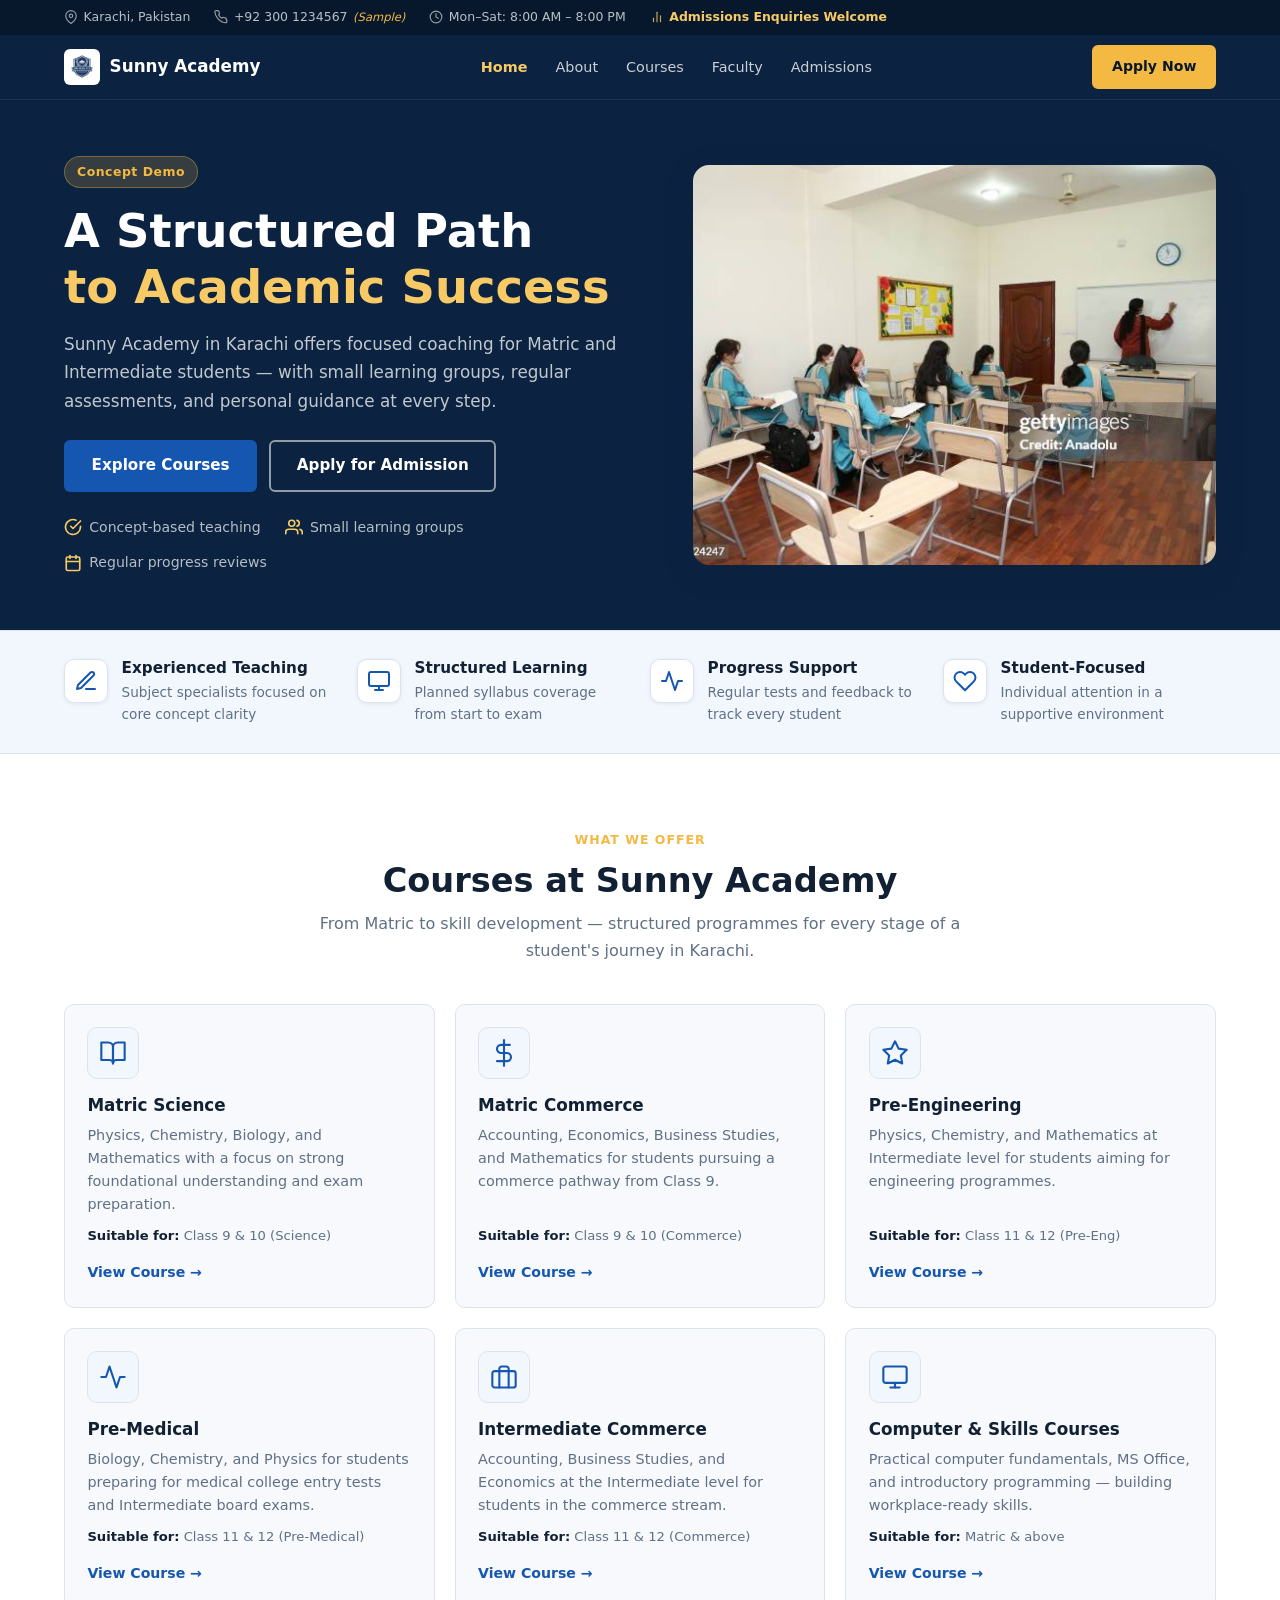
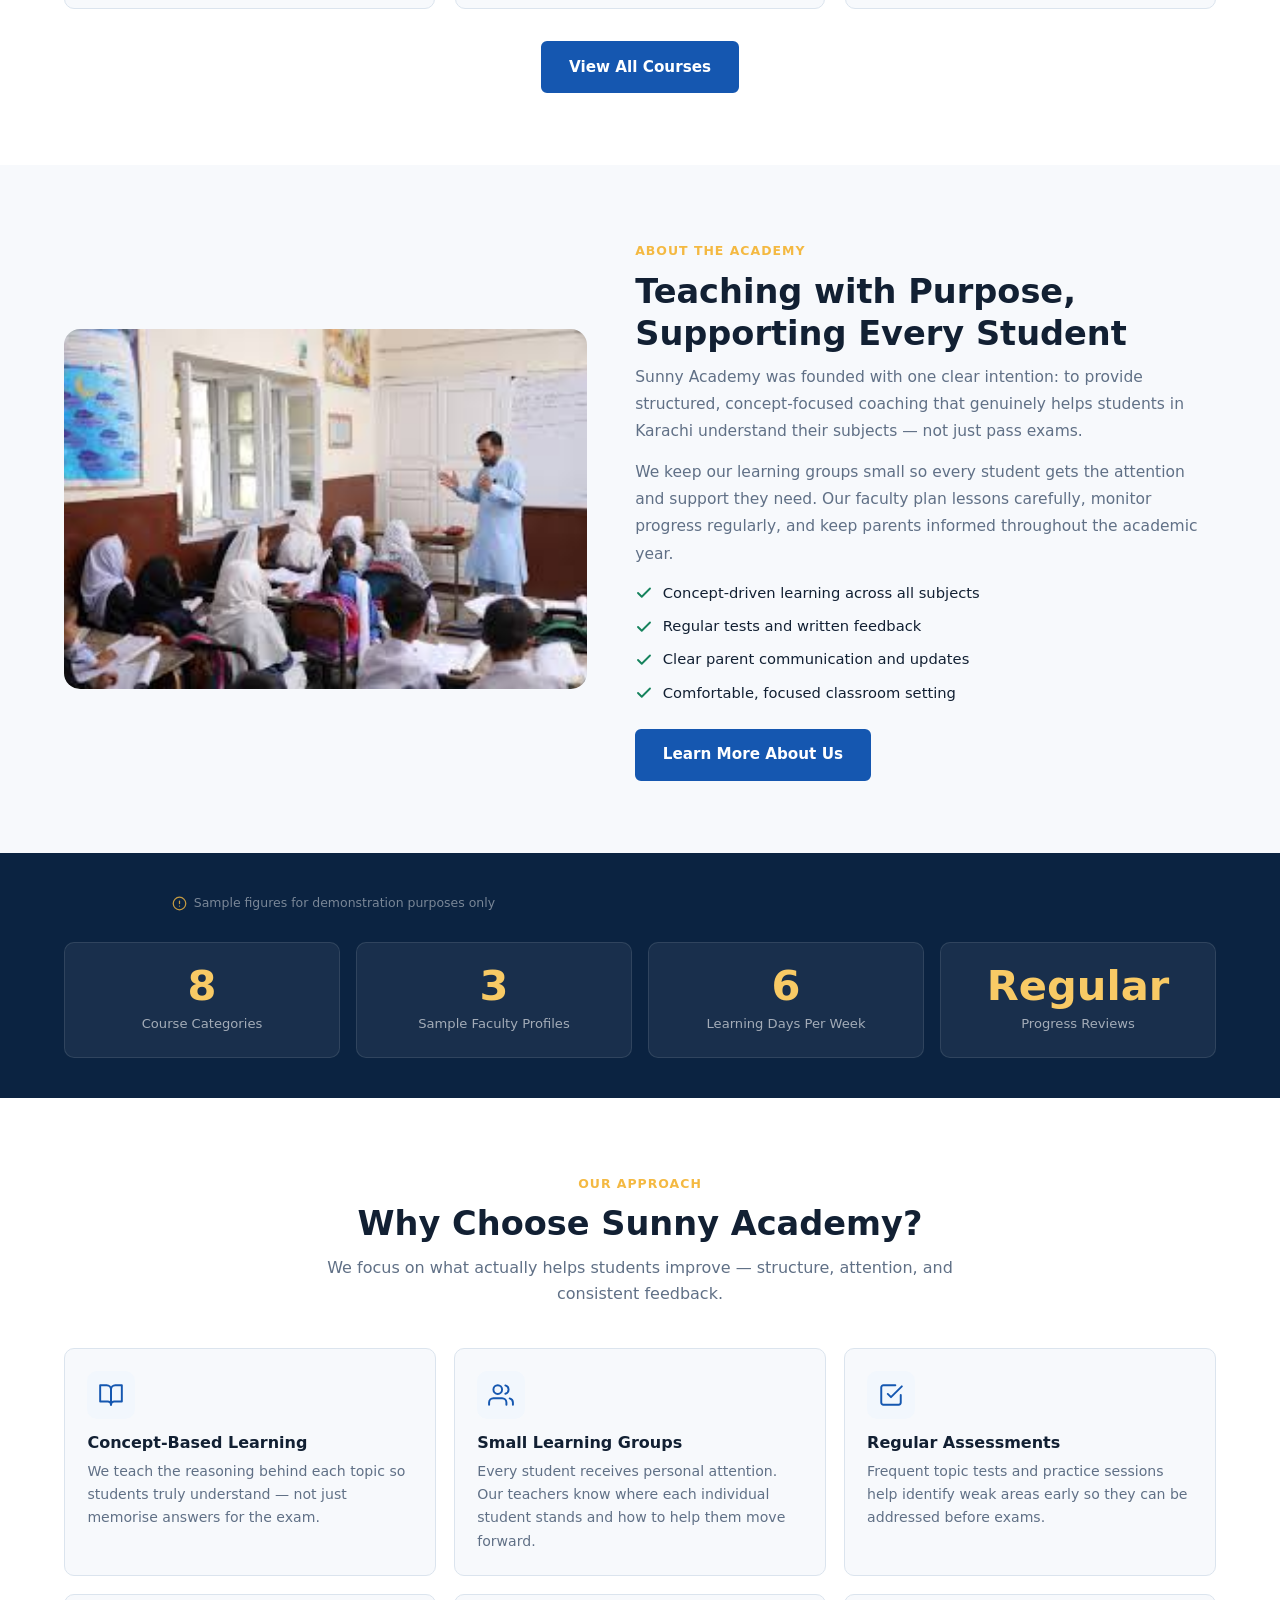
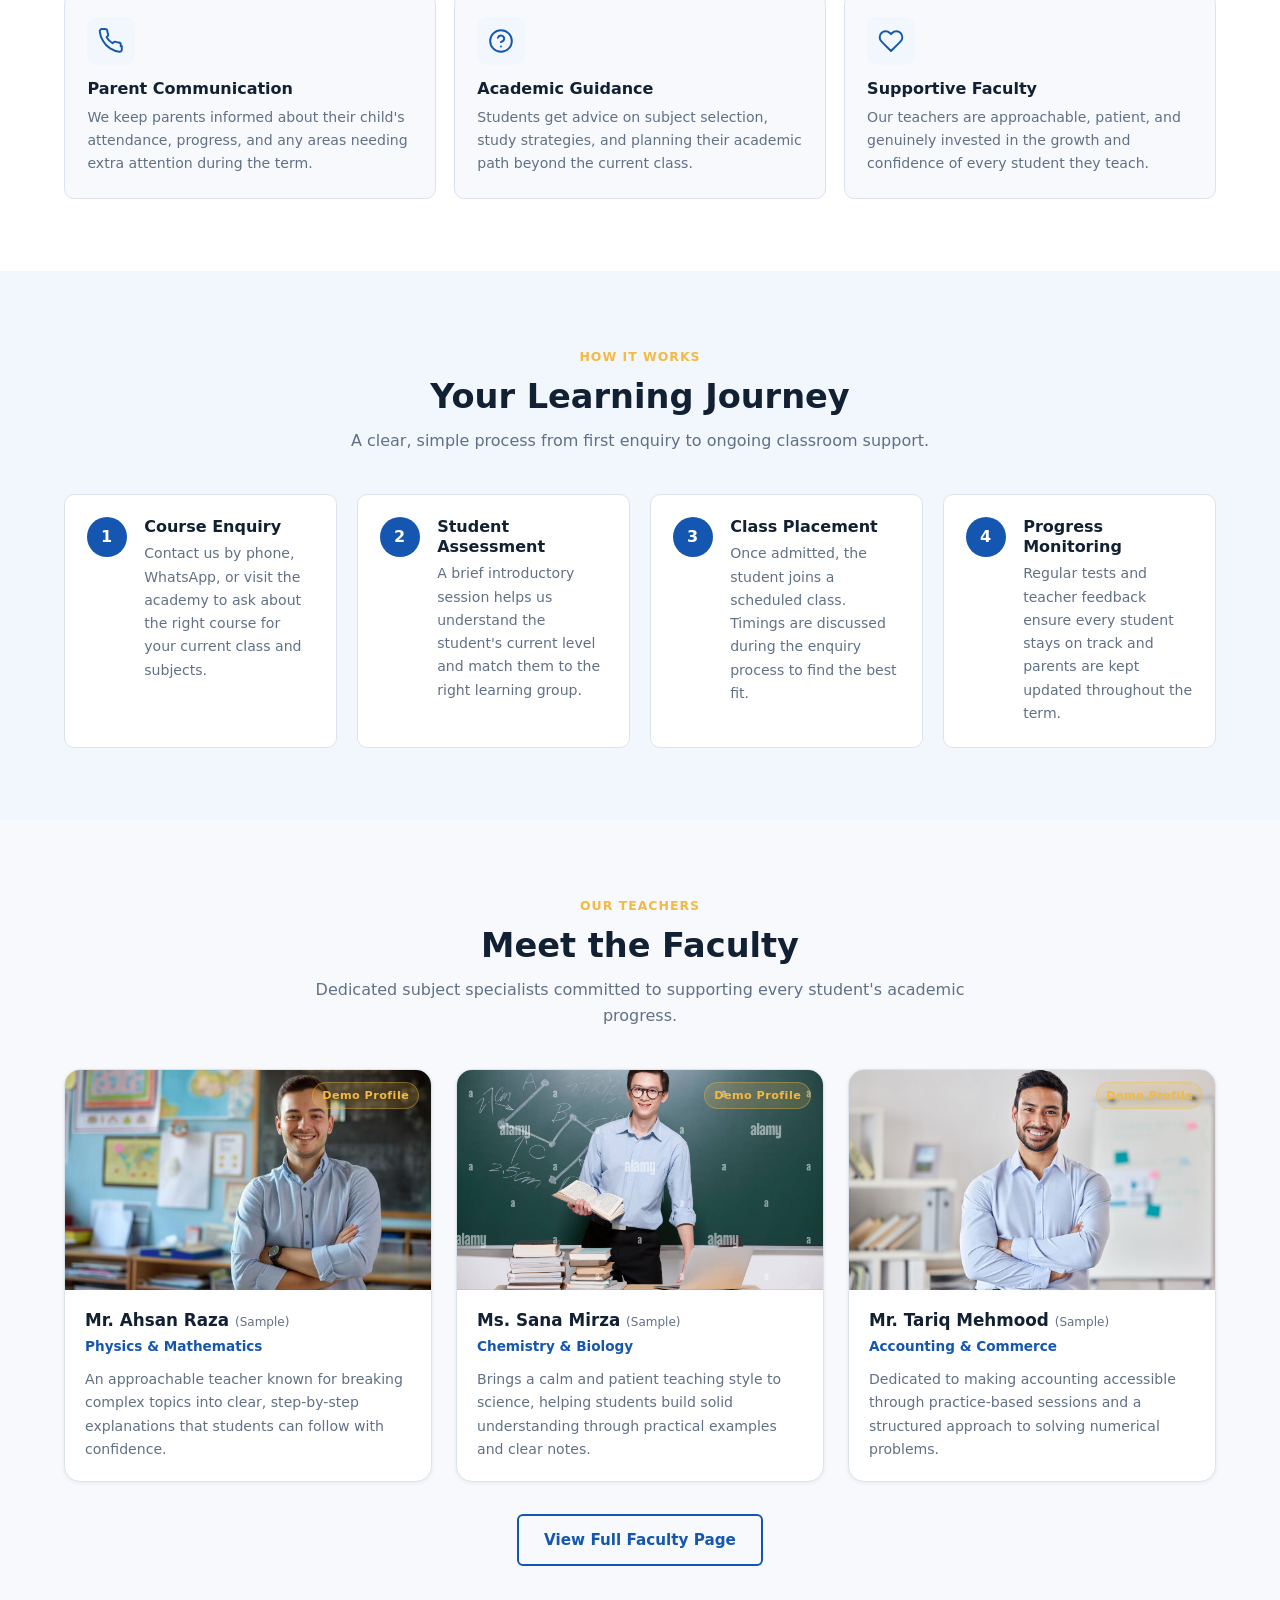
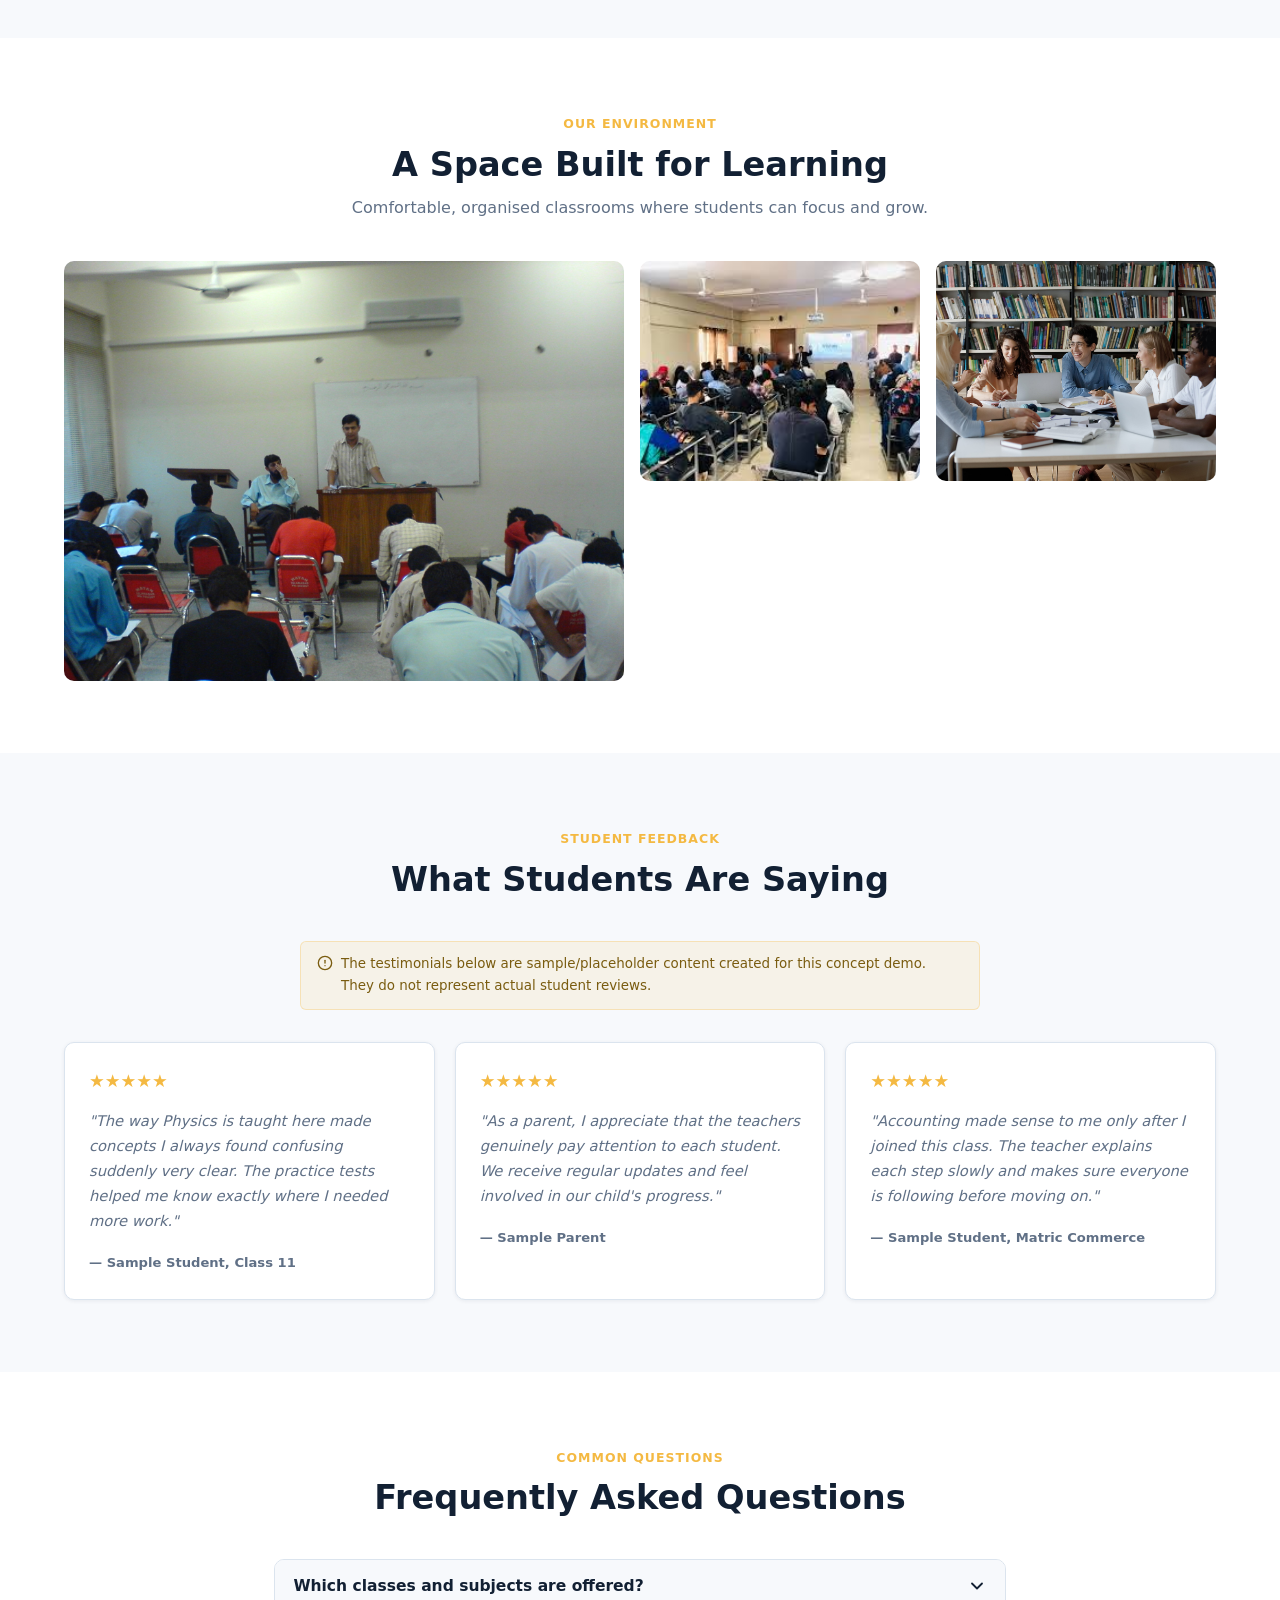
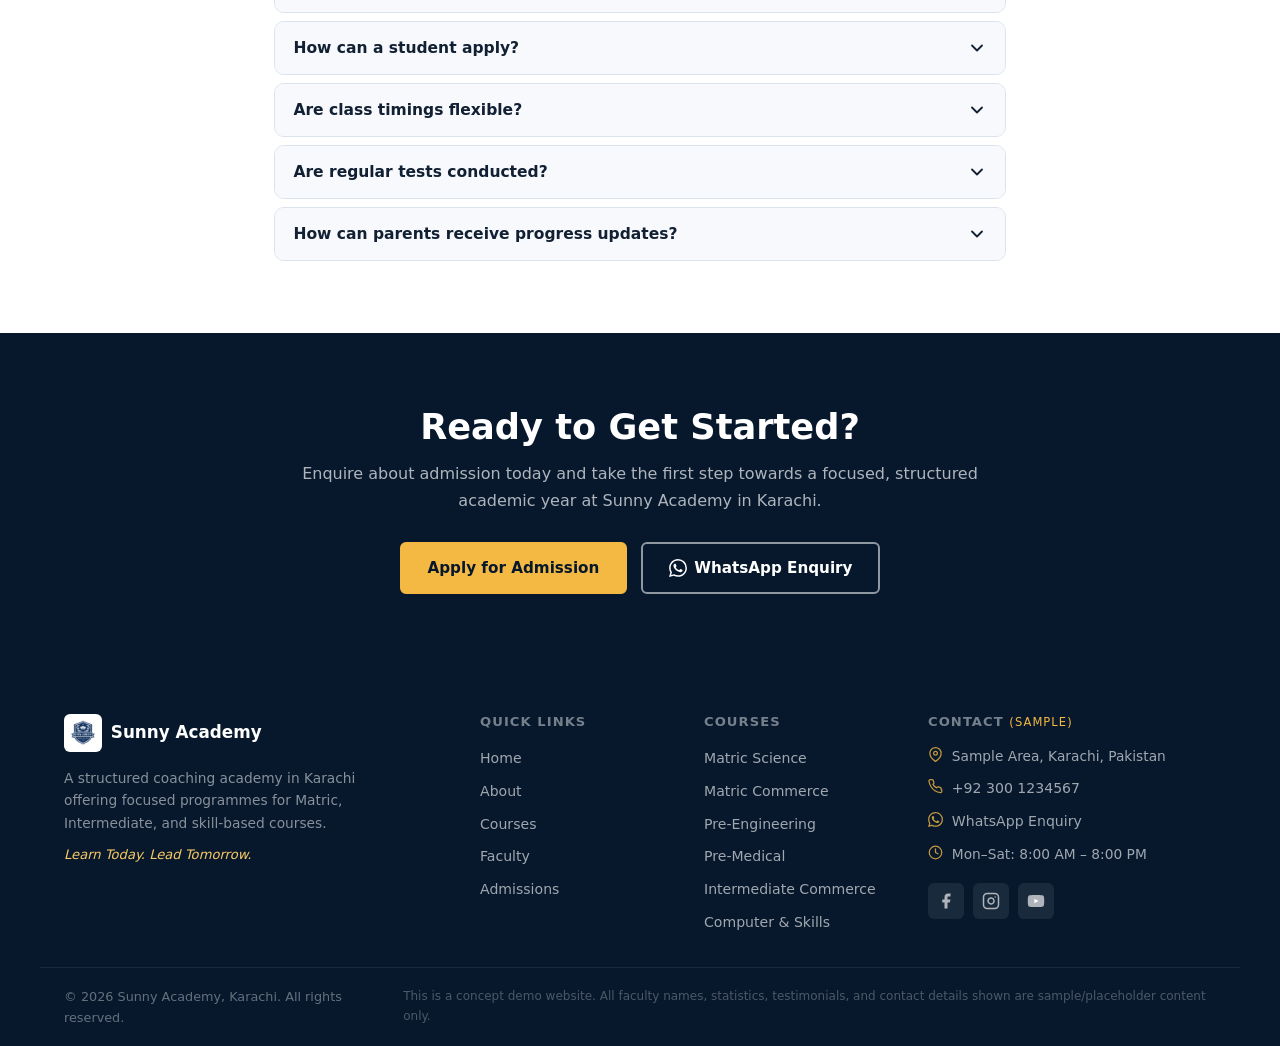
<file: index.html>
<!DOCTYPE html>
<html lang="en">
<head>
  <meta charset="UTF-8" />
  <meta name="viewport" content="width=device-width, initial-scale=1.0" />
  <title>Sunny Academy – Learn Today. Lead Tomorrow. | Karachi</title>
  <meta name="description" content="Sunny Academy is a coaching academy in Karachi offering structured learning programmes for Matric, Intermediate, and skill-based courses. Enquire today." />

  <!-- Favicon -->
  <link rel="icon" href="assets/images/favicon.jpeg" type="image/jpeg" />

  <!-- Open Graph -->
  <meta property="og:title" content="Sunny Academy – Learn Today. Lead Tomorrow." />
  <meta property="og:description" content="A coaching academy in Karachi offering Matric, Intermediate, and skills courses with structured learning and regular progress support." />
  <meta property="og:image" content="assets/images/og-cover.jpeg" />
  <meta property="og:type" content="website" />

  <!-- Stylesheet -->
  <link rel="stylesheet" href="assets/css/style.css" />

  <!-- JSON-LD: SAMPLE / DEMO DATA ONLY — replace with verified academy information before going live -->
  <script type="application/ld+json">
  {
    "@context": "https://schema.org",
    "@type": "EducationalOrganization",
    "name": "Sunny Academy",
    "description": "A coaching academy in Karachi offering structured learning for Matric, Intermediate, and skill-based courses.",
    "address": {
      "@type": "PostalAddress",
      "addressLocality": "Karachi",
      "addressCountry": "PK"
    },
     "url": "https://anasraza9898.github.io/academy-demo/",
    "telephone": "+92-300-1234567",
    "openingHours": "Mo-Sa 08:00-20:00"
  }
  </script>
</head>
<body>

  <!-- ===== SKIP LINK ===== -->
  <a class="skip-link" href="#main-content">Skip to main content</a>

  <!-- ===== TOP INFO BAR ===== -->
  <div class="topbar" role="complementary" aria-label="Academy information">
    <div class="container topbar__inner">
      <span class="topbar__item">
        <svg width="14" height="14" viewBox="0 0 24 24" fill="none" stroke="currentColor" stroke-width="2" stroke-linecap="round" stroke-linejoin="round" aria-hidden="true"><path d="M21 10c0 7-9 13-9 13S3 17 3 10a9 9 0 0 1 18 0z"/><circle cx="12" cy="10" r="3"/></svg>
        Karachi, Pakistan
      </span>
      <span class="topbar__item">
        <svg width="14" height="14" viewBox="0 0 24 24" fill="none" stroke="currentColor" stroke-width="2" stroke-linecap="round" stroke-linejoin="round" aria-hidden="true"><path d="M22 16.92v3a2 2 0 0 1-2.18 2 19.79 19.79 0 0 1-8.63-3.07A19.5 19.5 0 0 1 4.69 12a19.79 19.79 0 0 1-3.07-8.67A2 2 0 0 1 3.59 1h3a2 2 0 0 1 2 1.72c.127.96.361 1.903.7 2.81a2 2 0 0 1-.45 2.11L7.91 8.58a16 16 0 0 0 5.51 5.51l.96-.91a2 2 0 0 1 2.11-.45c.907.339 1.85.573 2.81.7A2 2 0 0 1 21 15.5v1.42z"/></svg>
        +92 300 1234567 <em class="topbar__note">(Sample)</em>
      </span>
      <span class="topbar__item">
        <svg width="14" height="14" viewBox="0 0 24 24" fill="none" stroke="currentColor" stroke-width="2" stroke-linecap="round" stroke-linejoin="round" aria-hidden="true"><circle cx="12" cy="12" r="10"/><polyline points="12 6 12 12 16 14"/></svg>
        Mon–Sat: 8:00 AM – 8:00 PM
      </span>
      <span class="topbar__item topbar__admissions">
        <svg width="14" height="14" viewBox="0 0 24 24" fill="none" stroke="currentColor" stroke-width="2" stroke-linecap="round" stroke-linejoin="round" aria-hidden="true"><path d="M18 20V10"/><path d="M12 20V4"/><path d="M6 20v-6"/></svg>
        Admissions Enquiries Welcome
      </span>
    </div>
  </div>

  <!-- ===== NAVBAR ===== -->
  <header class="navbar" id="navbar" role="banner">
    <div class="container navbar__inner">
      <a href="index.html" class="navbar__brand" aria-label="Sunny Academy – home">
        <img
  src="assets/images/logo.jpeg"
  alt="Sunny Academy logo"
  width="40"
  height="40"
  loading="eager"
  decoding="async"
  class="navbar__logo-img"
/>
        <span class="navbar__brand-text">Sunny Academy</span>
      </a>

      <nav class="navbar__nav" id="primary-nav" role="navigation" aria-label="Primary navigation">
        <ul class="navbar__links" role="list">
          <li><a href="index.html" class="navbar__link" aria-current="page">Home</a></li>
          <li><a href="about.html" class="navbar__link">About</a></li>
          <li><a href="courses.html" class="navbar__link">Courses</a></li>
          <li><a href="faculty.html" class="navbar__link">Faculty</a></li>
          <li><a href="admissions.html" class="navbar__link">Admissions</a></li>
        </ul>
      </nav>

      <a href="admissions.html" class="btn btn--gold navbar__cta">Apply Now</a>

      <button
        class="navbar__hamburger"
        id="menu-toggle"
        aria-expanded="false"
        aria-controls="mobile-menu"
        aria-label="Open navigation menu"
      >
        <span class="hamburger__bar"></span>
        <span class="hamburger__bar"></span>
        <span class="hamburger__bar"></span>
      </button>
    </div>

    <!-- Mobile Menu -->
    <div class="mobile-menu" id="mobile-menu" aria-hidden="true" role="dialog" aria-label="Navigation menu">
      <nav aria-label="Mobile navigation">
        <ul class="mobile-menu__links" role="list">
          <li><a href="index.html" class="mobile-menu__link" aria-current="page">Home</a></li>
          <li><a href="about.html" class="mobile-menu__link">About</a></li>
          <li><a href="courses.html" class="mobile-menu__link">Courses</a></li>
          <li><a href="faculty.html" class="mobile-menu__link">Faculty</a></li>
          <li><a href="admissions.html" class="mobile-menu__link">Admissions</a></li>
          <li><a href="admissions.html" class="btn btn--gold mobile-menu__cta">Apply Now</a></li>
        </ul>
      </nav>
    </div>
  </header>

  <!-- ===== MAIN CONTENT ===== -->
  <main id="main-content">

    <!-- ===== HERO ===== -->
    <section class="hero" aria-label="Welcome to Sunny Academy">
      <div class="container hero__inner">
        <div class="hero__content">
          <span class="badge badge--demo" aria-label="This is a concept demo website">Concept Demo</span>
          <h1 class="hero__heading">
            A Structured Path<br />
            <span class="hero__heading--accent">to Academic Success</span>
          </h1>
          <p class="hero__sub">
            Sunny Academy in Karachi offers focused coaching for Matric and Intermediate students — with small learning groups, regular assessments, and personal guidance at every step.
          </p>
          <div class="hero__actions">
            <a href="courses.html" class="btn btn--primary">Explore Courses</a>
            <a href="admissions.html" class="btn btn--outline-light">Apply for Admission</a>
          </div>
          <div class="hero__trust">
            <div class="hero__trust-item">
              <svg width="18" height="18" viewBox="0 0 24 24" fill="none" stroke="currentColor" stroke-width="2.2" stroke-linecap="round" stroke-linejoin="round" aria-hidden="true"><path d="M22 11.08V12a10 10 0 1 1-5.93-9.14"/><polyline points="22 4 12 14.01 9 11.01"/></svg>
              Concept-based teaching
            </div>
            <div class="hero__trust-item">
              <svg width="18" height="18" viewBox="0 0 24 24" fill="none" stroke="currentColor" stroke-width="2.2" stroke-linecap="round" stroke-linejoin="round" aria-hidden="true"><path d="M17 21v-2a4 4 0 0 0-4-4H5a4 4 0 0 0-4 4v2"/><circle cx="9" cy="7" r="4"/><path d="M23 21v-2a4 4 0 0 0-3-3.87"/><path d="M16 3.13a4 4 0 0 1 0 7.75"/></svg>
              Small learning groups
            </div>
            <div class="hero__trust-item">
              <svg width="18" height="18" viewBox="0 0 24 24" fill="none" stroke="currentColor" stroke-width="2.2" stroke-linecap="round" stroke-linejoin="round" aria-hidden="true"><rect x="3" y="4" width="18" height="18" rx="2" ry="2"/><line x1="16" y1="2" x2="16" y2="6"/><line x1="8" y1="2" x2="8" y2="6"/><line x1="3" y1="10" x2="21" y2="10"/></svg>
              Regular progress reviews
            </div>
          </div>
        </div>
        <div class="hero__image-wrap">
          <img
    src="assets/images/hero-students.jpeg"
    loading="eager"
    decoding="async"
            alt="Students studying in a Sunny Academy classroom"
            width="620"
            height="480"
            class="hero__image"
            fetchpriority="high"
          />
        </div>
      </div>
    </section>

    <!-- ===== TRUST STRIP ===== -->
    <section class="trust-strip" aria-label="Why students choose Sunny Academy">
      <div class="container trust-strip__inner">
        <div class="trust-strip__item reveal">
          <div class="trust-strip__icon" aria-hidden="true">
            <svg width="24" height="24" viewBox="0 0 24 24" fill="none" stroke="currentColor" stroke-width="2" stroke-linecap="round" stroke-linejoin="round"><path d="M12 20h9"/><path d="M16.5 3.5a2.121 2.121 0 0 1 3 3L7 19l-4 1 1-4L16.5 3.5z"/></svg>
          </div>
          <div>
            <h3 class="trust-strip__title">Experienced Teaching</h3>
            <p class="trust-strip__text">Subject specialists focused on core concept clarity</p>
          </div>
        </div>
        <div class="trust-strip__item reveal">
          <div class="trust-strip__icon" aria-hidden="true">
            <svg width="24" height="24" viewBox="0 0 24 24" fill="none" stroke="currentColor" stroke-width="2" stroke-linecap="round" stroke-linejoin="round"><rect x="2" y="3" width="20" height="14" rx="2" ry="2"/><line x1="8" y1="21" x2="16" y2="21"/><line x1="12" y1="17" x2="12" y2="21"/></svg>
          </div>
          <div>
            <h3 class="trust-strip__title">Structured Learning</h3>
            <p class="trust-strip__text">Planned syllabus coverage from start to exam</p>
          </div>
        </div>
        <div class="trust-strip__item reveal">
          <div class="trust-strip__icon" aria-hidden="true">
            <svg width="24" height="24" viewBox="0 0 24 24" fill="none" stroke="currentColor" stroke-width="2" stroke-linecap="round" stroke-linejoin="round"><polyline points="22 12 18 12 15 21 9 3 6 12 2 12"/></svg>
          </div>
          <div>
            <h3 class="trust-strip__title">Progress Support</h3>
            <p class="trust-strip__text">Regular tests and feedback to track every student</p>
          </div>
        </div>
        <div class="trust-strip__item reveal">
          <div class="trust-strip__icon" aria-hidden="true">
            <svg width="24" height="24" viewBox="0 0 24 24" fill="none" stroke="currentColor" stroke-width="2" stroke-linecap="round" stroke-linejoin="round"><path d="M20.84 4.61a5.5 5.5 0 0 0-7.78 0L12 5.67l-1.06-1.06a5.5 5.5 0 0 0-7.78 7.78l1.06 1.06L12 21.23l7.78-7.78 1.06-1.06a5.5 5.5 0 0 0 0-7.78z"/></svg>
          </div>
          <div>
            <h3 class="trust-strip__title">Student-Focused</h3>
            <p class="trust-strip__text">Individual attention in a supportive environment</p>
          </div>
        </div>
      </div>
    </section>

    <!-- ===== COURSES PREVIEW ===== -->
    <section class="section courses-preview" aria-labelledby="courses-heading">
      <div class="container">
        <div class="section__header">
          <span class="eyebrow">What We Offer</span>
          <h2 id="courses-heading" class="section__title">Courses at Sunny Academy</h2>
          <p class="section__subtitle">From Matric to skill development — structured programmes for every stage of a student's journey in Karachi.</p>
        </div>
        <div class="courses-grid">

          <div class="course-card reveal">
            <div class="course-card__icon" aria-hidden="true">
              <svg width="28" height="28" viewBox="0 0 24 24" fill="none" stroke="currentColor" stroke-width="1.8" stroke-linecap="round" stroke-linejoin="round"><path d="M2 3h6a4 4 0 0 1 4 4v14a3 3 0 0 0-3-3H2z"/><path d="M22 3h-6a4 4 0 0 0-4 4v14a3 3 0 0 1 3-3h7z"/></svg>
            </div>
            <h3 class="course-card__title">Matric Science</h3>
            <p class="course-card__desc">Physics, Chemistry, Biology, and Mathematics with a focus on strong foundational understanding and exam preparation.</p>
            <p class="course-card__level"><strong>Suitable for:</strong> Class 9 &amp; 10 (Science)</p>
            <a href="courses.html#matric-science" class="course-card__link">View Course <span aria-hidden="true">→</span></a>
          </div>

          <div class="course-card reveal">
            <div class="course-card__icon" aria-hidden="true">
              <svg width="28" height="28" viewBox="0 0 24 24" fill="none" stroke="currentColor" stroke-width="1.8" stroke-linecap="round" stroke-linejoin="round"><line x1="12" y1="1" x2="12" y2="23"/><path d="M17 5H9.5a3.5 3.5 0 0 0 0 7h5a3.5 3.5 0 0 1 0 7H6"/></svg>
            </div>
            <h3 class="course-card__title">Matric Commerce</h3>
            <p class="course-card__desc">Accounting, Economics, Business Studies, and Mathematics for students pursuing a commerce pathway from Class 9.</p>
            <p class="course-card__level"><strong>Suitable for:</strong> Class 9 &amp; 10 (Commerce)</p>
            <a href="courses.html#matric-commerce" class="course-card__link">View Course <span aria-hidden="true">→</span></a>
          </div>

          <div class="course-card reveal">
            <div class="course-card__icon" aria-hidden="true">
              <svg width="28" height="28" viewBox="0 0 24 24" fill="none" stroke="currentColor" stroke-width="1.8" stroke-linecap="round" stroke-linejoin="round"><polygon points="12 2 15.09 8.26 22 9.27 17 14.14 18.18 21.02 12 17.77 5.82 21.02 7 14.14 2 9.27 8.91 8.26 12 2"/></svg>
            </div>
            <h3 class="course-card__title">Pre-Engineering</h3>
            <p class="course-card__desc">Physics, Chemistry, and Mathematics at Intermediate level for students aiming for engineering programmes.</p>
            <p class="course-card__level"><strong>Suitable for:</strong> Class 11 &amp; 12 (Pre-Eng)</p>
            <a href="courses.html#pre-engineering" class="course-card__link">View Course <span aria-hidden="true">→</span></a>
          </div>

          <div class="course-card reveal">
            <div class="course-card__icon" aria-hidden="true">
              <svg width="28" height="28" viewBox="0 0 24 24" fill="none" stroke="currentColor" stroke-width="1.8" stroke-linecap="round" stroke-linejoin="round"><path d="M22 12h-4l-3 9L9 3l-3 9H2"/></svg>
            </div>
            <h3 class="course-card__title">Pre-Medical</h3>
            <p class="course-card__desc">Biology, Chemistry, and Physics for students preparing for medical college entry tests and Intermediate board exams.</p>
            <p class="course-card__level"><strong>Suitable for:</strong> Class 11 &amp; 12 (Pre-Medical)</p>
            <a href="courses.html#pre-medical" class="course-card__link">View Course <span aria-hidden="true">→</span></a>
          </div>

          <div class="course-card reveal">
            <div class="course-card__icon" aria-hidden="true">
              <svg width="28" height="28" viewBox="0 0 24 24" fill="none" stroke="currentColor" stroke-width="1.8" stroke-linecap="round" stroke-linejoin="round"><rect x="2" y="7" width="20" height="14" rx="2" ry="2"/><path d="M16 21V5a2 2 0 0 0-2-2h-4a2 2 0 0 0-2 2v16"/></svg>
            </div>
            <h3 class="course-card__title">Intermediate Commerce</h3>
            <p class="course-card__desc">Accounting, Business Studies, and Economics at the Intermediate level for students in the commerce stream.</p>
            <p class="course-card__level"><strong>Suitable for:</strong> Class 11 &amp; 12 (Commerce)</p>
            <a href="courses.html#inter-commerce" class="course-card__link">View Course <span aria-hidden="true">→</span></a>
          </div>

          <div class="course-card reveal">
            <div class="course-card__icon" aria-hidden="true">
              <svg width="28" height="28" viewBox="0 0 24 24" fill="none" stroke="currentColor" stroke-width="1.8" stroke-linecap="round" stroke-linejoin="round"><rect x="2" y="3" width="20" height="14" rx="2" ry="2"/><line x1="8" y1="21" x2="16" y2="21"/><line x1="12" y1="17" x2="12" y2="21"/></svg>
            </div>
            <h3 class="course-card__title">Computer &amp; Skills Courses</h3>
            <p class="course-card__desc">Practical computer fundamentals, MS Office, and introductory programming — building workplace-ready skills.</p>
            <p class="course-card__level"><strong>Suitable for:</strong> Matric &amp; above</p>
            <a href="courses.html#computer-skills" class="course-card__link">View Course <span aria-hidden="true">→</span></a>
          </div>

        </div>
        <div class="section__cta">
          <a href="courses.html" class="btn btn--primary">View All Courses</a>
        </div>
      </div>
    </section>

    <!-- ===== ABOUT PREVIEW ===== -->
    <section class="section about-preview" aria-labelledby="about-preview-heading">
      <div class="container about-preview__inner">
        <div class="about-preview__image reveal">
          <img
            src="assets/images/about-academy.jpeg"
            alt="Inside a Sunny Academy classroom in Karachi"
            width="580"
            height="420"
            loading="lazy"
            decoding="async"
            class="about-preview__img"
          />
        </div>
        <div class="about-preview__content reveal">
          <span class="eyebrow">About the Academy</span>
          <h2 id="about-preview-heading" class="section__title">Teaching with Purpose, Supporting Every Student</h2>
          <p class="about-preview__text">
            Sunny Academy was founded with one clear intention: to provide structured, concept-focused coaching that genuinely helps students in Karachi understand their subjects — not just pass exams.
          </p>
          <p class="about-preview__text">
            We keep our learning groups small so every student gets the attention and support they need. Our faculty plan lessons carefully, monitor progress regularly, and keep parents informed throughout the academic year.
          </p>
          <ul class="about-preview__strengths" role="list">
            <li class="about-preview__strength-item">
              <svg width="18" height="18" viewBox="0 0 24 24" fill="none" stroke="currentColor" stroke-width="2.5" stroke-linecap="round" stroke-linejoin="round" aria-hidden="true"><polyline points="20 6 9 17 4 12"/></svg>
              Concept-driven learning across all subjects
            </li>
            <li class="about-preview__strength-item">
              <svg width="18" height="18" viewBox="0 0 24 24" fill="none" stroke="currentColor" stroke-width="2.5" stroke-linecap="round" stroke-linejoin="round" aria-hidden="true"><polyline points="20 6 9 17 4 12"/></svg>
              Regular tests and written feedback
            </li>
            <li class="about-preview__strength-item">
              <svg width="18" height="18" viewBox="0 0 24 24" fill="none" stroke="currentColor" stroke-width="2.5" stroke-linecap="round" stroke-linejoin="round" aria-hidden="true"><polyline points="20 6 9 17 4 12"/></svg>
              Clear parent communication and updates
            </li>
            <li class="about-preview__strength-item">
              <svg width="18" height="18" viewBox="0 0 24 24" fill="none" stroke="currentColor" stroke-width="2.5" stroke-linecap="round" stroke-linejoin="round" aria-hidden="true"><polyline points="20 6 9 17 4 12"/></svg>
              Comfortable, focused classroom setting
            </li>
          </ul>
          <a href="about.html" class="btn btn--primary">Learn More About Us</a>
        </div>
      </div>
    </section>

    <!-- ===== STATS STRIP ===== -->
    <section class="stats-section" aria-labelledby="stats-heading">
      <div class="container">
        <p class="stats-section__note" id="stats-heading">
          <svg width="15" height="15" viewBox="0 0 24 24" fill="none" stroke="currentColor" stroke-width="2" stroke-linecap="round" stroke-linejoin="round" aria-hidden="true"><circle cx="12" cy="12" r="10"/><line x1="12" y1="8" x2="12" y2="12"/><line x1="12" y1="16" x2="12.01" y2="16"/></svg>
          Sample figures for demonstration purposes only
        </p>
        <div class="stats-grid">
          <div class="stat-card reveal">
            <span class="stat-card__number" data-target="8" aria-label="8 or more">8+</span>
            <span class="stat-card__label">Course Categories</span>
          </div>
          <div class="stat-card reveal">
            <span class="stat-card__number" data-target="3">3</span>
            <span class="stat-card__label">Sample Faculty Profiles</span>
          </div>
          <div class="stat-card reveal">
            <span class="stat-card__number" data-target="6">6</span>
            <span class="stat-card__label">Learning Days Per Week</span>
          </div>
          <div class="stat-card reveal">
            <span class="stat-card__number">Regular</span>
            <span class="stat-card__label">Progress Reviews</span>
          </div>
        </div>
      </div>
    </section>

    <!-- ===== WHY CHOOSE ===== -->
    <section class="section why-section" aria-labelledby="why-heading">
      <div class="container">
        <div class="section__header">
          <span class="eyebrow">Our Approach</span>
          <h2 id="why-heading" class="section__title">Why Choose Sunny Academy?</h2>
          <p class="section__subtitle">We focus on what actually helps students improve — structure, attention, and consistent feedback.</p>
        </div>
        <div class="why-grid">

          <div class="why-card reveal">
            <div class="why-card__icon" aria-hidden="true">
              <svg width="26" height="26" viewBox="0 0 24 24" fill="none" stroke="currentColor" stroke-width="1.8" stroke-linecap="round" stroke-linejoin="round"><path d="M2 3h6a4 4 0 0 1 4 4v14a3 3 0 0 0-3-3H2z"/><path d="M22 3h-6a4 4 0 0 0-4 4v14a3 3 0 0 1 3-3h7z"/></svg>
            </div>
            <h3 class="why-card__title">Concept-Based Learning</h3>
            <p class="why-card__text">We teach the reasoning behind each topic so students truly understand — not just memorise answers for the exam.</p>
          </div>

          <div class="why-card reveal">
            <div class="why-card__icon" aria-hidden="true">
              <svg width="26" height="26" viewBox="0 0 24 24" fill="none" stroke="currentColor" stroke-width="1.8" stroke-linecap="round" stroke-linejoin="round"><path d="M17 21v-2a4 4 0 0 0-4-4H5a4 4 0 0 0-4 4v2"/><circle cx="9" cy="7" r="4"/><path d="M23 21v-2a4 4 0 0 0-3-3.87"/><path d="M16 3.13a4 4 0 0 1 0 7.75"/></svg>
            </div>
            <h3 class="why-card__title">Small Learning Groups</h3>
            <p class="why-card__text">Every student receives personal attention. Our teachers know where each individual student stands and how to help them move forward.</p>
          </div>

          <div class="why-card reveal">
            <div class="why-card__icon" aria-hidden="true">
              <svg width="26" height="26" viewBox="0 0 24 24" fill="none" stroke="currentColor" stroke-width="1.8" stroke-linecap="round" stroke-linejoin="round"><path d="M9 11l3 3L22 4"/><path d="M21 12v7a2 2 0 0 1-2 2H5a2 2 0 0 1-2-2V5a2 2 0 0 1 2-2h11"/></svg>
            </div>
            <h3 class="why-card__title">Regular Assessments</h3>
            <p class="why-card__text">Frequent topic tests and practice sessions help identify weak areas early so they can be addressed before exams.</p>
          </div>

          <div class="why-card reveal">
            <div class="why-card__icon" aria-hidden="true">
              <svg width="26" height="26" viewBox="0 0 24 24" fill="none" stroke="currentColor" stroke-width="1.8" stroke-linecap="round" stroke-linejoin="round"><path d="M22 16.92v3a2 2 0 0 1-2.18 2 19.79 19.79 0 0 1-8.63-3.07A19.5 19.5 0 0 1 4.69 12a19.79 19.79 0 0 1-3.07-8.67A2 2 0 0 1 3.59 1h3a2 2 0 0 1 2 1.72c.127.96.361 1.903.7 2.81a2 2 0 0 1-.45 2.11L7.91 8.58a16 16 0 0 0 5.51 5.51l.96-.91a2 2 0 0 1 2.11-.45c.907.339 1.85.573 2.81.7A2 2 0 0 1 21 15.5v1.42z"/></svg>
            </div>
            <h3 class="why-card__title">Parent Communication</h3>
            <p class="why-card__text">We keep parents informed about their child's attendance, progress, and any areas needing extra attention during the term.</p>
          </div>

          <div class="why-card reveal">
            <div class="why-card__icon" aria-hidden="true">
              <svg width="26" height="26" viewBox="0 0 24 24" fill="none" stroke="currentColor" stroke-width="1.8" stroke-linecap="round" stroke-linejoin="round"><circle cx="12" cy="12" r="10"/><path d="M9.09 9a3 3 0 0 1 5.83 1c0 2-3 3-3 3"/><line x1="12" y1="17" x2="12.01" y2="17"/></svg>
            </div>
            <h3 class="why-card__title">Academic Guidance</h3>
            <p class="why-card__text">Students get advice on subject selection, study strategies, and planning their academic path beyond the current class.</p>
          </div>

          <div class="why-card reveal">
            <div class="why-card__icon" aria-hidden="true">
              <svg width="26" height="26" viewBox="0 0 24 24" fill="none" stroke="currentColor" stroke-width="1.8" stroke-linecap="round" stroke-linejoin="round"><path d="M20.84 4.61a5.5 5.5 0 0 0-7.78 0L12 5.67l-1.06-1.06a5.5 5.5 0 0 0-7.78 7.78l1.06 1.06L12 21.23l7.78-7.78 1.06-1.06a5.5 5.5 0 0 0 0-7.78z"/></svg>
            </div>
            <h3 class="why-card__title">Supportive Faculty</h3>
            <p class="why-card__text">Our teachers are approachable, patient, and genuinely invested in the growth and confidence of every student they teach.</p>
          </div>

        </div>
      </div>
    </section>

    <!-- ===== LEARNING PROCESS ===== -->
    <section class="section process-section" aria-labelledby="process-heading">
      <div class="container">
        <div class="section__header">
          <span class="eyebrow">How It Works</span>
          <h2 id="process-heading" class="section__title">Your Learning Journey</h2>
          <p class="section__subtitle">A clear, simple process from first enquiry to ongoing classroom support.</p>
        </div>
        <div class="process-steps">
          <div class="process-step reveal">
            <div class="process-step__number" aria-hidden="true">1</div>
            <div class="process-step__content">
              <h3 class="process-step__title">Course Enquiry</h3>
              <p class="process-step__text">Contact us by phone, WhatsApp, or visit the academy to ask about the right course for your current class and subjects.</p>
            </div>
          </div>
          <div class="process-step reveal">
            <div class="process-step__number" aria-hidden="true">2</div>
            <div class="process-step__content">
              <h3 class="process-step__title">Student Assessment</h3>
              <p class="process-step__text">A brief introductory session helps us understand the student's current level and match them to the right learning group.</p>
            </div>
          </div>
          <div class="process-step reveal">
            <div class="process-step__number" aria-hidden="true">3</div>
            <div class="process-step__content">
              <h3 class="process-step__title">Class Placement</h3>
              <p class="process-step__text">Once admitted, the student joins a scheduled class. Timings are discussed during the enquiry process to find the best fit.</p>
            </div>
          </div>
          <div class="process-step reveal">
            <div class="process-step__number" aria-hidden="true">4</div>
            <div class="process-step__content">
              <h3 class="process-step__title">Progress Monitoring</h3>
              <p class="process-step__text">Regular tests and teacher feedback ensure every student stays on track and parents are kept updated throughout the term.</p>
            </div>
          </div>
        </div>
      </div>
    </section>

    <!-- ===== FACULTY PREVIEW ===== -->
    <section class="section faculty-preview" aria-labelledby="faculty-preview-heading">
      <div class="container">
        <div class="section__header">
          <span class="eyebrow">Our Teachers</span>
          <h2 id="faculty-preview-heading" class="section__title">Meet the Faculty</h2>
          <p class="section__subtitle">Dedicated subject specialists committed to supporting every student's academic progress.</p>
        </div>
        <div class="faculty-grid">

          <div class="faculty-card reveal">
            <div class="faculty-card__img-wrap">
              <img
                src="assets/images/teacher-1.jpeg"
                alt="Sample faculty member — science and mathematics teacher"
                width="260"
                height="280"
                loading="lazy"
                decoding="async"
                class="faculty-card__img"
              />
              <span class="badge badge--small badge--demo" aria-label="Demo profile — sample content">Demo Profile</span>
            </div>
            <div class="faculty-card__body">
              <h3 class="faculty-card__name">Mr. Ahsan Raza <em class="faculty-card__sample">(Sample)</em></h3>
              <p class="faculty-card__subject">Physics &amp; Mathematics</p>
              <p class="faculty-card__desc">An approachable teacher known for breaking complex topics into clear, step-by-step explanations that students can follow with confidence.</p>
            </div>
          </div>

          <div class="faculty-card reveal">
            <div class="faculty-card__img-wrap">
              <img
                src="assets/images/teacher-2.jpeg"
                alt="Sample faculty member — chemistry and biology teacher"
                width="260"
                height="280"
                loading="lazy"
                decoding="async"
                class="faculty-card__img"
              />
              <span class="badge badge--small badge--demo" aria-label="Demo profile — sample content">Demo Profile</span>
            </div>
            <div class="faculty-card__body">
              <h3 class="faculty-card__name">Ms. Sana Mirza <em class="faculty-card__sample">(Sample)</em></h3>
              <p class="faculty-card__subject">Chemistry &amp; Biology</p>
              <p class="faculty-card__desc">Brings a calm and patient teaching style to science, helping students build solid understanding through practical examples and clear notes.</p>
            </div>
          </div>

          <div class="faculty-card reveal">
            <div class="faculty-card__img-wrap">
              <img
                src="assets/images/teacher-3.jpeg"
                alt="Sample faculty member — commerce and accounts teacher"
                width="260"
                height="280"
                loading="lazy"
                decoding="async"
                class="faculty-card__img"
              />
              <span class="badge badge--small badge--demo" aria-label="Demo profile — sample content">Demo Profile</span>
            </div>
            <div class="faculty-card__body">
              <h3 class="faculty-card__name">Mr. Tariq Mehmood <em class="faculty-card__sample">(Sample)</em></h3>
              <p class="faculty-card__subject">Accounting &amp; Commerce</p>
              <p class="faculty-card__desc">Dedicated to making accounting accessible through practice-based sessions and a structured approach to solving numerical problems.</p>
            </div>
          </div>

        </div>
        <div class="section__cta">
          <a href="faculty.html" class="btn btn--outline-dark">View Full Faculty Page</a>
        </div>
      </div>
    </section>

    <!-- ===== ENVIRONMENT GALLERY ===== -->
    <section class="section gallery-section" aria-labelledby="gallery-heading">
      <div class="container">
        <div class="section__header">
          <span class="eyebrow">Our Environment</span>
          <h2 id="gallery-heading" class="section__title">A Space Built for Learning</h2>
          <p class="section__subtitle">Comfortable, organised classrooms where students can focus and grow.</p>
        </div>
        <div class="gallery-grid">
          <div class="gallery-item gallery-item--large reveal">
            <img
              src="assets/images/classroom-1.jpeg"
              alt="A well-organised Sunny Academy classroom with seating and a whiteboard"
              width="640"
              height="420"
              loading="lazy"
              decoding="async"
              class="gallery-img"
            />
          </div>
          <div class="gallery-item reveal">
            <img
              src="assets/images/classroom-2.jpeg"
              alt="Another classroom view at Sunny Academy in Karachi"
              width="380"
              height="280"
              loading="lazy"
              decoding="async"
              class="gallery-img"
            />
          </div>
          <div class="gallery-item reveal">
            <img
              src="assets/images/students-group.jpeg"
              alt="A group of students during a class session at Sunny Academy"
              width="380"
              height="280"
              loading="lazy"
              decoding="async"
              class="gallery-img"
            />
          </div>
        </div>
      </div>
    </section>

    <!-- ===== TESTIMONIALS ===== -->
    <section class="section testimonials-section" aria-labelledby="testimonials-heading">
      <div class="container">
        <div class="section__header">
          <span class="eyebrow">Student Feedback</span>
          <h2 id="testimonials-heading" class="section__title">What Students Are Saying</h2>
        </div>
        <div class="demo-banner demo-banner--subtle" role="note" aria-label="Demo content notice">
          <svg width="16" height="16" viewBox="0 0 24 24" fill="none" stroke="currentColor" stroke-width="2" stroke-linecap="round" stroke-linejoin="round" aria-hidden="true"><circle cx="12" cy="12" r="10"/><line x1="12" y1="8" x2="12" y2="12"/><line x1="12" y1="16" x2="12.01" y2="16"/></svg>
          The testimonials below are sample/placeholder content created for this concept demo. They do not represent actual student reviews.
        </div>
        <div class="testimonials-grid">
          <div class="testimonial-card reveal">
            <div class="testimonial-card__stars" aria-hidden="true">★★★★★</div>
            <p class="testimonial-card__text">"The way Physics is taught here made concepts I always found confusing suddenly very clear. The practice tests helped me know exactly where I needed more work."</p>
            <div class="testimonial-card__author">
              <span class="testimonial-card__name">— Sample Student, Class 11</span>
            </div>
          </div>
          <div class="testimonial-card reveal">
            <div class="testimonial-card__stars" aria-hidden="true">★★★★★</div>
            <p class="testimonial-card__text">"As a parent, I appreciate that the teachers genuinely pay attention to each student. We receive regular updates and feel involved in our child's progress."</p>
            <div class="testimonial-card__author">
              <span class="testimonial-card__name">— Sample Parent</span>
            </div>
          </div>
          <div class="testimonial-card reveal">
            <div class="testimonial-card__stars" aria-hidden="true">★★★★★</div>
            <p class="testimonial-card__text">"Accounting made sense to me only after I joined this class. The teacher explains each step slowly and makes sure everyone is following before moving on."</p>
            <div class="testimonial-card__author">
              <span class="testimonial-card__name">— Sample Student, Matric Commerce</span>
            </div>
          </div>
        </div>
      </div>
    </section>

    <!-- ===== FAQ ===== -->
    <section class="section faq-section" aria-labelledby="faq-heading">
      <div class="container faq-section__inner">
        <div class="section__header">
          <span class="eyebrow">Common Questions</span>
          <h2 id="faq-heading" class="section__title">Frequently Asked Questions</h2>
        </div>
        <div class="faq-list" id="home-faq">

          <div class="faq-item">
            <button
              class="faq-question"
              aria-expanded="false"
              aria-controls="faq-1"
            >
              Which classes and subjects are offered?
              <svg class="faq-icon" width="20" height="20" viewBox="0 0 24 24" fill="none" stroke="currentColor" stroke-width="2.2" stroke-linecap="round" stroke-linejoin="round" aria-hidden="true"><polyline points="6 9 12 15 18 9"/></svg>
            </button>
            <div class="faq-answer" id="faq-1" hidden>
              <p>Sunny Academy currently offers coaching for Matric (Class 9–10) in both Science and Commerce streams, Intermediate (Class 11–12) in Pre-Engineering, Pre-Medical, and Commerce, as well as English language and Computer skills courses. Please contact us directly to confirm current availability.</p>
            </div>
          </div>

          <div class="faq-item">
            <button
              class="faq-question"
              aria-expanded="false"
              aria-controls="faq-2"
            >
              How can a student apply?
              <svg class="faq-icon" width="20" height="20" viewBox="0 0 24 24" fill="none" stroke="currentColor" stroke-width="2.2" stroke-linecap="round" stroke-linejoin="round" aria-hidden="true"><polyline points="6 9 12 15 18 9"/></svg>
            </button>
            <div class="faq-answer" id="faq-2" hidden>
              <p>You can apply by visiting the academy during office hours, sending a WhatsApp message, or filling in the enquiry form on our Admissions page. Our team will arrange a brief introductory session to assess the student's level and recommend a suitable class group.</p>
            </div>
          </div>

          <div class="faq-item">
            <button
              class="faq-question"
              aria-expanded="false"
              aria-controls="faq-3"
            >
              Are class timings flexible?
              <svg class="faq-icon" width="20" height="20" viewBox="0 0 24 24" fill="none" stroke="currentColor" stroke-width="2.2" stroke-linecap="round" stroke-linejoin="round" aria-hidden="true"><polyline points="6 9 12 15 18 9"/></svg>
            </button>
            <div class="faq-answer" id="faq-3" hidden>
              <p>We offer morning, afternoon, and evening sessions during the week. Timings vary by course and availability. During your enquiry, we will let you know which sessions are available for your chosen course and try to find a time that suits your schedule.</p>
            </div>
          </div>

          <div class="faq-item">
            <button
              class="faq-question"
              aria-expanded="false"
              aria-controls="faq-4"
            >
              Are regular tests conducted?
              <svg class="faq-icon" width="20" height="20" viewBox="0 0 24 24" fill="none" stroke="currentColor" stroke-width="2.2" stroke-linecap="round" stroke-linejoin="round" aria-hidden="true"><polyline points="6 9 12 15 18 9"/></svg>
            </button>
            <div class="faq-answer" id="faq-4" hidden>
              <p>Yes. Chapter-based tests and periodic revision assessments are a regular part of our teaching approach. These help us identify where each student needs more support and keep them prepared and confident as the exam date approaches.</p>
            </div>
          </div>

          <div class="faq-item">
            <button
              class="faq-question"
              aria-expanded="false"
              aria-controls="faq-5"
            >
              How can parents receive progress updates?
              <svg class="faq-icon" width="20" height="20" viewBox="0 0 24 24" fill="none" stroke="currentColor" stroke-width="2.2" stroke-linecap="round" stroke-linejoin="round" aria-hidden="true"><polyline points="6 9 12 15 18 9"/></svg>
            </button>
            <div class="faq-answer" id="faq-5" hidden>
              <p>Parents are welcome to contact the academy at any time to receive an update on their child's attendance and performance. We also share test results and notes directly with parents through WhatsApp and brief in-person meetings on request.</p>
            </div>
          </div>

        </div>
      </div>
    </section>

    <!-- ===== FINAL CTA ===== -->
    <section class="section cta-section" aria-labelledby="cta-heading">
      <div class="container cta-section__inner">
        <div class="cta-section__content">
          <h2 id="cta-heading" class="cta-section__title">Ready to Get Started?</h2>
          <p class="cta-section__text">Enquire about admission today and take the first step towards a focused, structured academic year at Sunny Academy in Karachi.</p>
          <div class="cta-section__actions">
            <a href="admissions.html" class="btn btn--gold">Apply for Admission</a>
            <a
              href="https://wa.me/923001234567?text=Hello%2C%20I%20would%20like%20to%20enquire%20about%20Sunny%20Academy%20admissions."
              class="btn btn--outline-light"
              target="_blank"
              rel="noopener noreferrer"
              aria-label="Send a WhatsApp message to Sunny Academy"
            >
              <svg width="18" height="18" viewBox="0 0 24 24" fill="currentColor" aria-hidden="true"><path d="M17.472 14.382c-.297-.149-1.758-.867-2.03-.967-.273-.099-.471-.148-.67.15-.197.297-.767.966-.94 1.164-.173.199-.347.223-.644.075-.297-.15-1.255-.463-2.39-1.475-.883-.788-1.48-1.761-1.653-2.059-.173-.297-.018-.458.13-.606.134-.133.298-.347.446-.52.149-.174.198-.298.298-.497.099-.198.05-.371-.025-.52-.075-.149-.669-1.612-.916-2.207-.242-.579-.487-.5-.669-.51-.173-.008-.371-.01-.57-.01-.198 0-.52.074-.792.372-.272.297-1.04 1.016-1.04 2.479 0 1.462 1.065 2.875 1.213 3.074.149.198 2.096 3.2 5.077 4.487.709.306 1.262.489 1.694.625.712.227 1.36.195 1.871.118.571-.085 1.758-.719 2.006-1.413.248-.694.248-1.289.173-1.413-.074-.124-.272-.198-.57-.347m-5.421 7.403h-.004a9.87 9.87 0 0 1-5.031-1.378l-.361-.214-3.741.982.998-3.648-.235-.374a9.86 9.86 0 0 1-1.51-5.26c.001-5.45 4.436-9.884 9.888-9.884 2.64 0 5.122 1.03 6.988 2.898a9.825 9.825 0 0 1 2.893 6.994c-.003 5.45-4.437 9.884-9.885 9.884m8.413-18.297A11.815 11.815 0 0 0 12.05 0C5.495 0 .16 5.335.157 11.892c0 2.096.547 4.142 1.588 5.945L.057 24l6.305-1.654a11.882 11.882 0 0 0 5.683 1.448h.005c6.554 0 11.89-5.335 11.893-11.893a11.821 11.821 0 0 0-3.48-8.413z"/></svg>
              WhatsApp Enquiry
            </a>
          </div>
        </div>
      </div>
    </section>

  </main>

  <!-- ===== FOOTER ===== -->
  <footer class="footer" role="contentinfo">
    <div class="container footer__inner">

      <div class="footer__col footer__col--brand">
        <a href="index.html" class="footer__brand-link" aria-label="Sunny Academy home">
          <img
  src="assets/images/logo.jpeg"
  alt="Sunny Academy"
  width="40"
  height="40"
  loading="lazy"
  decoding="async"
  class="footer__logo"
/>
          <span class="footer__brand-name">Sunny Academy</span>
        </a>
        <p class="footer__desc">A structured coaching academy in Karachi offering focused programmes for Matric, Intermediate, and skill-based courses.</p>
        <p class="footer__tagline"><em>Learn Today. Lead Tomorrow.</em></p>
      </div>

      <div class="footer__col">
        <h3 class="footer__heading">Quick Links</h3>
        <ul class="footer__links" role="list">
          <li><a href="index.html" class="footer__link">Home</a></li>
          <li><a href="about.html" class="footer__link">About</a></li>
          <li><a href="courses.html" class="footer__link">Courses</a></li>
          <li><a href="faculty.html" class="footer__link">Faculty</a></li>
          <li><a href="admissions.html" class="footer__link">Admissions</a></li>
        </ul>
      </div>

      <div class="footer__col">
        <h3 class="footer__heading">Courses</h3>
        <ul class="footer__links" role="list">
          <li><a href="courses.html#matric-science" class="footer__link">Matric Science</a></li>
          <li><a href="courses.html#matric-commerce" class="footer__link">Matric Commerce</a></li>
          <li><a href="courses.html#pre-engineering" class="footer__link">Pre-Engineering</a></li>
          <li><a href="courses.html#pre-medical" class="footer__link">Pre-Medical</a></li>
          <li><a href="courses.html#inter-commerce" class="footer__link">Intermediate Commerce</a></li>
          <li><a href="courses.html#computer-skills" class="footer__link">Computer &amp; Skills</a></li>
        </ul>
      </div>

      <div class="footer__col">
        <h3 class="footer__heading">Contact <em class="footer__sample-note">(Sample)</em></h3>
        <address class="footer__contact">
          <p class="footer__contact-item">
            <svg width="15" height="15" viewBox="0 0 24 24" fill="none" stroke="currentColor" stroke-width="2" stroke-linecap="round" stroke-linejoin="round" aria-hidden="true"><path d="M21 10c0 7-9 13-9 13S3 17 3 10a9 9 0 0 1 18 0z"/><circle cx="12" cy="10" r="3"/></svg>
            Sample Area, Karachi, Pakistan
          </p>
          <p class="footer__contact-item">
            <svg width="15" height="15" viewBox="0 0 24 24" fill="none" stroke="currentColor" stroke-width="2" stroke-linecap="round" stroke-linejoin="round" aria-hidden="true"><path d="M22 16.92v3a2 2 0 0 1-2.18 2 19.79 19.79 0 0 1-8.63-3.07A19.5 19.5 0 0 1 4.69 12a19.79 19.79 0 0 1-3.07-8.67A2 2 0 0 1 3.59 1h3a2 2 0 0 1 2 1.72c.127.96.361 1.903.7 2.81a2 2 0 0 1-.45 2.11L7.91 8.58a16 16 0 0 0 5.51 5.51l.96-.91a2 2 0 0 1 2.11-.45c.907.339 1.85.573 2.81.7A2 2 0 0 1 21 15.5v1.42z"/></svg>
            <a href="tel:+923001234567" class="footer__link">+92 300 1234567</a>
          </p>
          <p class="footer__contact-item">
            <svg width="15" height="15" viewBox="0 0 24 24" fill="currentColor" aria-hidden="true"><path d="M17.472 14.382c-.297-.149-1.758-.867-2.03-.967-.273-.099-.471-.148-.67.15-.197.297-.767.966-.94 1.164-.173.199-.347.223-.644.075-.297-.15-1.255-.463-2.39-1.475-.883-.788-1.48-1.761-1.653-2.059-.173-.297-.018-.458.13-.606.134-.133.298-.347.446-.52.149-.174.198-.298.298-.497.099-.198.05-.371-.025-.52-.075-.149-.669-1.612-.916-2.207-.242-.579-.487-.5-.669-.51-.173-.008-.371-.01-.57-.01-.198 0-.52.074-.792.372-.272.297-1.04 1.016-1.04 2.479 0 1.462 1.065 2.875 1.213 3.074.149.198 2.096 3.2 5.077 4.487.709.306 1.262.489 1.694.625.712.227 1.36.195 1.871.118.571-.085 1.758-.719 2.006-1.413.248-.694.248-1.289.173-1.413-.074-.124-.272-.198-.57-.347m-5.421 7.403h-.004a9.87 9.87 0 0 1-5.031-1.378l-.361-.214-3.741.982.998-3.648-.235-.374a9.86 9.86 0 0 1-1.51-5.26c.001-5.45 4.436-9.884 9.888-9.884 2.64 0 5.122 1.03 6.988 2.898a9.825 9.825 0 0 1 2.893 6.994c-.003 5.45-4.437 9.884-9.885 9.884m8.413-18.297A11.815 11.815 0 0 0 12.05 0C5.495 0 .16 5.335.157 11.892c0 2.096.547 4.142 1.588 5.945L.057 24l6.305-1.654a11.882 11.882 0 0 0 5.683 1.448h.005c6.554 0 11.89-5.335 11.893-11.893a11.821 11.821 0 0 0-3.48-8.413z"/></svg>
            <a href="https://wa.me/923001234567" class="footer__link" target="_blank" rel="noopener noreferrer">WhatsApp Enquiry</a>
          </p>
          <p class="footer__contact-item">
            <svg width="15" height="15" viewBox="0 0 24 24" fill="none" stroke="currentColor" stroke-width="2" stroke-linecap="round" stroke-linejoin="round" aria-hidden="true"><circle cx="12" cy="12" r="10"/><polyline points="12 6 12 12 16 14"/></svg>
            Mon–Sat: 8:00 AM – 8:00 PM
          </p>
        </address>
        <div class="footer__social" aria-label="Social media placeholders">
          <a href="#" class="footer__social-link" aria-label="Facebook (link not yet set up)">
            <svg width="18" height="18" viewBox="0 0 24 24" fill="currentColor" aria-hidden="true"><path d="M18 2h-3a5 5 0 0 0-5 5v3H7v4h3v8h4v-8h3l1-4h-4V7a1 1 0 0 1 1-1h3z"/></svg>
          </a>
          <a href="#" class="footer__social-link" aria-label="Instagram (link not yet set up)">
            <svg width="18" height="18" viewBox="0 0 24 24" fill="none" stroke="currentColor" stroke-width="2" stroke-linecap="round" stroke-linejoin="round" aria-hidden="true"><rect x="2" y="2" width="20" height="20" rx="5" ry="5"/><path d="M16 11.37A4 4 0 1 1 12.63 8 4 4 0 0 1 16 11.37z"/><line x1="17.5" y1="6.5" x2="17.51" y2="6.5"/></svg>
          </a>
          <a href="#" class="footer__social-link" aria-label="YouTube (link not yet set up)">
            <svg width="18" height="18" viewBox="0 0 24 24" fill="currentColor" aria-hidden="true"><path d="M22.54 6.42a2.78 2.78 0 0 0-1.95-1.96C18.88 4 12 4 12 4s-6.88 0-8.59.46a2.78 2.78 0 0 0-1.95 1.96A29 29 0 0 0 1 12a29 29 0 0 0 .46 5.58A2.78 2.78 0 0 0 3.41 19.6C5.12 20 12 20 12 20s6.88 0 8.59-.46a2.78 2.78 0 0 0 1.95-1.95A29 29 0 0 0 23 12a29 29 0 0 0-.46-5.58z"/><polygon fill="#fff" points="9.75 15.02 15.5 12 9.75 8.98 9.75 15.02"/></svg>
          </a>
        </div>
      </div>

    </div>

    <div class="footer__bottom">
      <div class="container footer__bottom-inner">
        <p class="footer__copyright">
          &copy; <span id="footer-year">2024</span> Sunny Academy, Karachi. All rights reserved.
        </p>
        <p class="footer__disclaimer">
          This is a concept demo website. All faculty names, statistics, testimonials, and contact details shown are sample/placeholder content only.
        </p>
      </div>
    </div>
  </footer>

  <!-- Back to top -->
  <button class="back-to-top" id="back-to-top" aria-label="Back to top" hidden>
    <svg width="20" height="20" viewBox="0 0 24 24" fill="none" stroke="currentColor" stroke-width="2.5" stroke-linecap="round" stroke-linejoin="round" aria-hidden="true"><polyline points="18 15 12 9 6 15"/></svg>
  </button>

  <!-- JavaScript -->
  <script src="assets/js/script.js" defer></script>
</body>
</html>
</file>
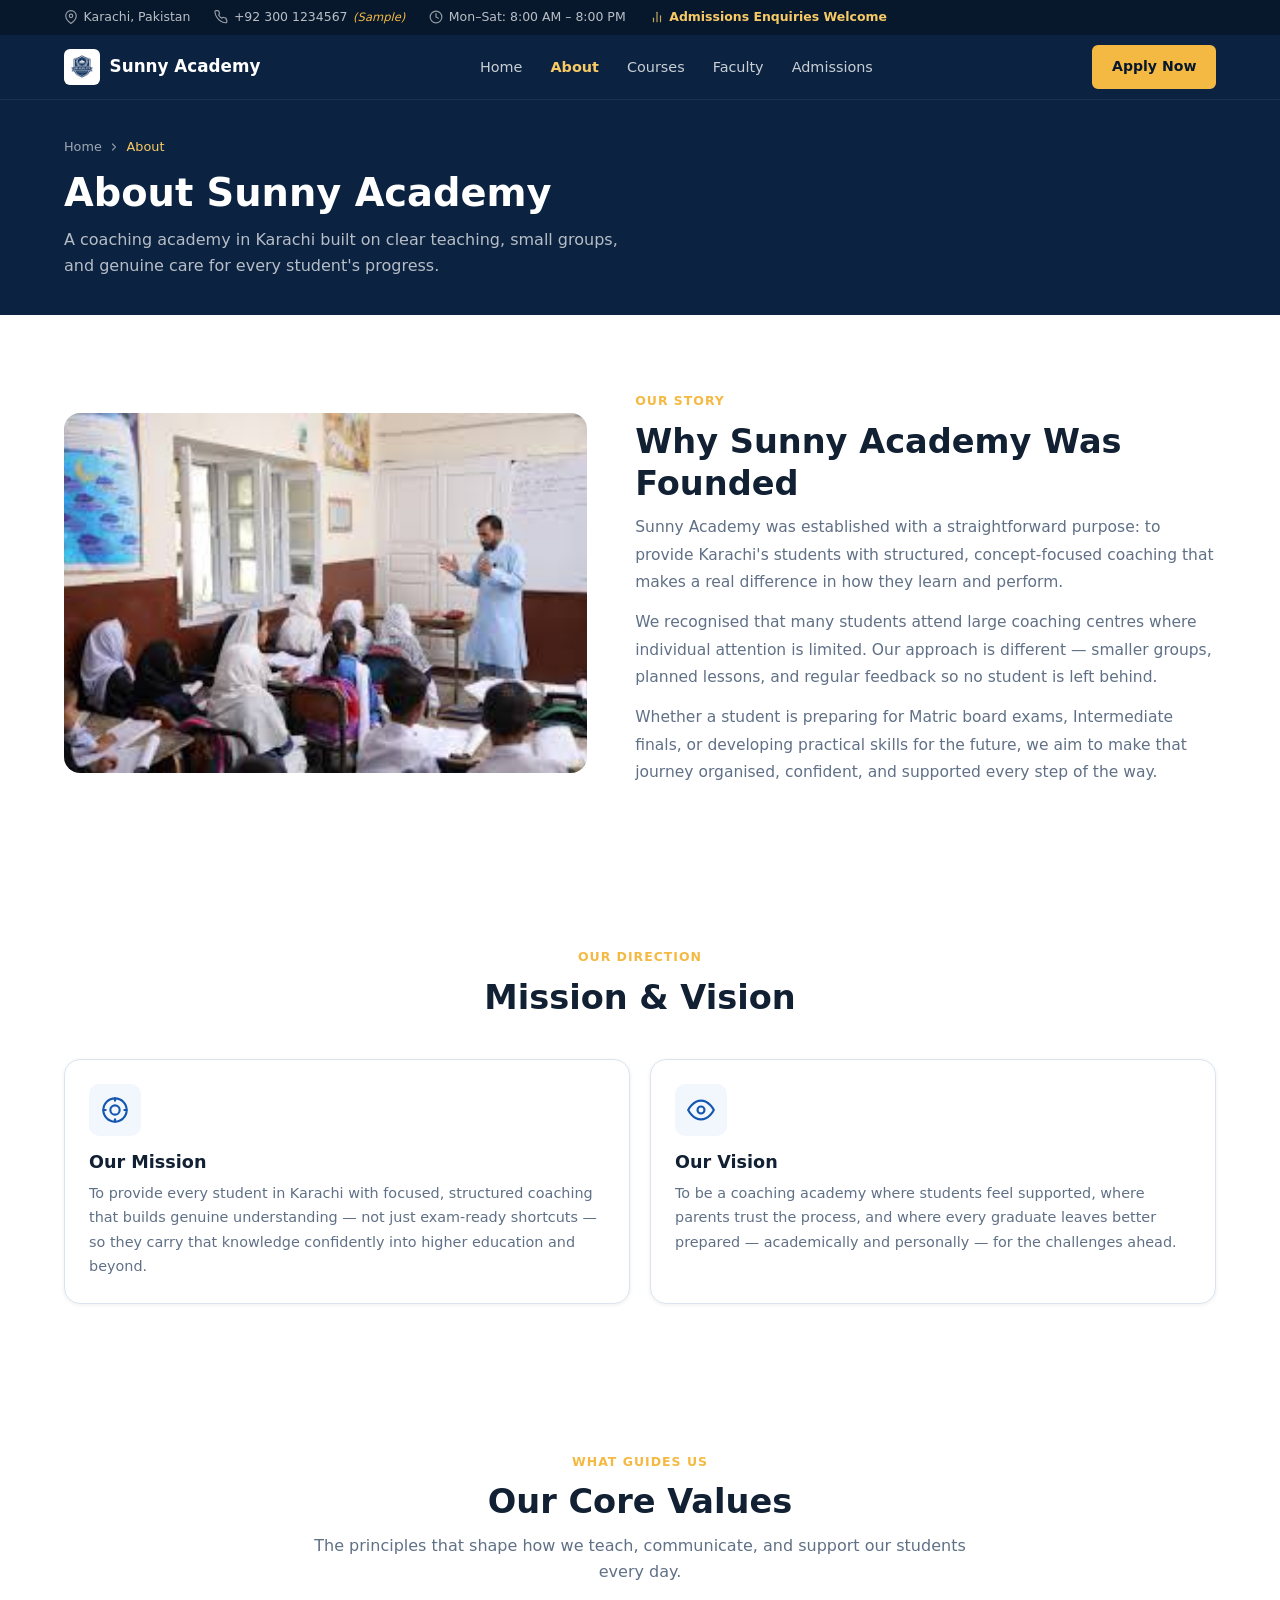
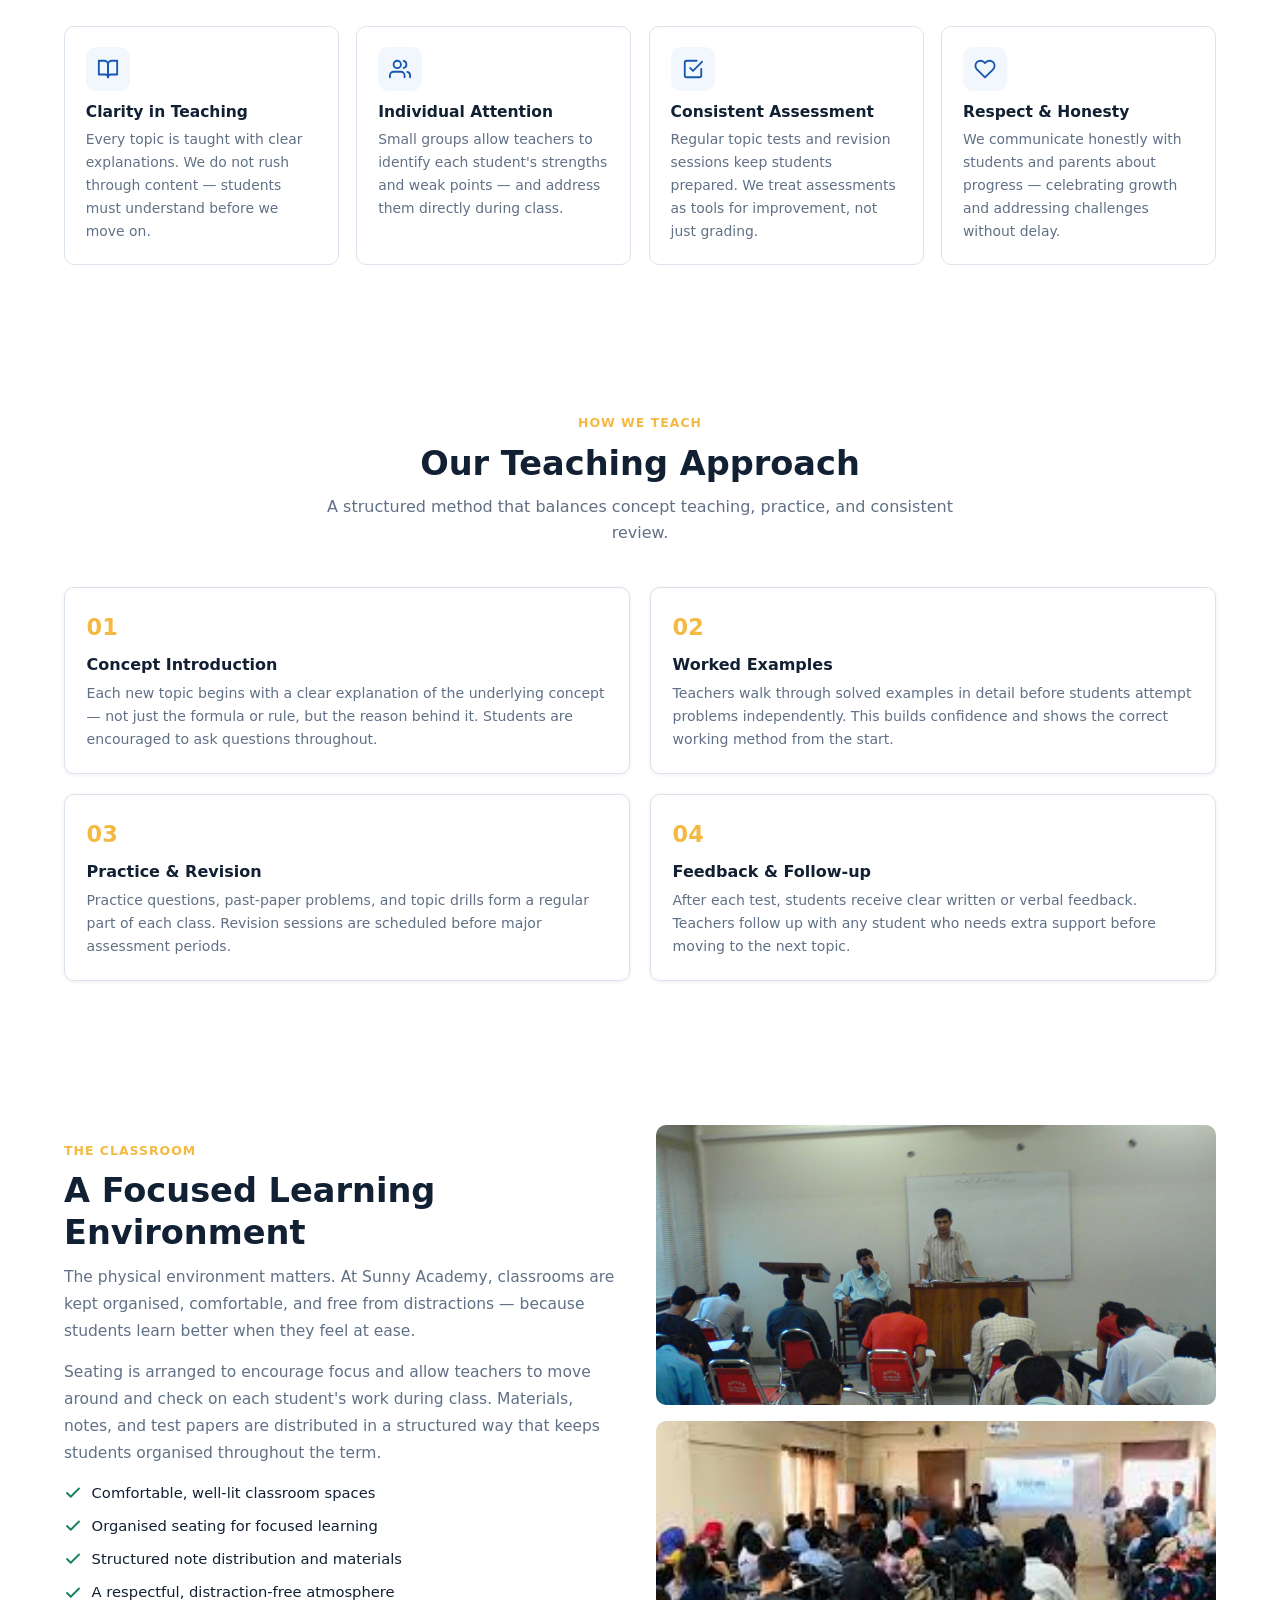
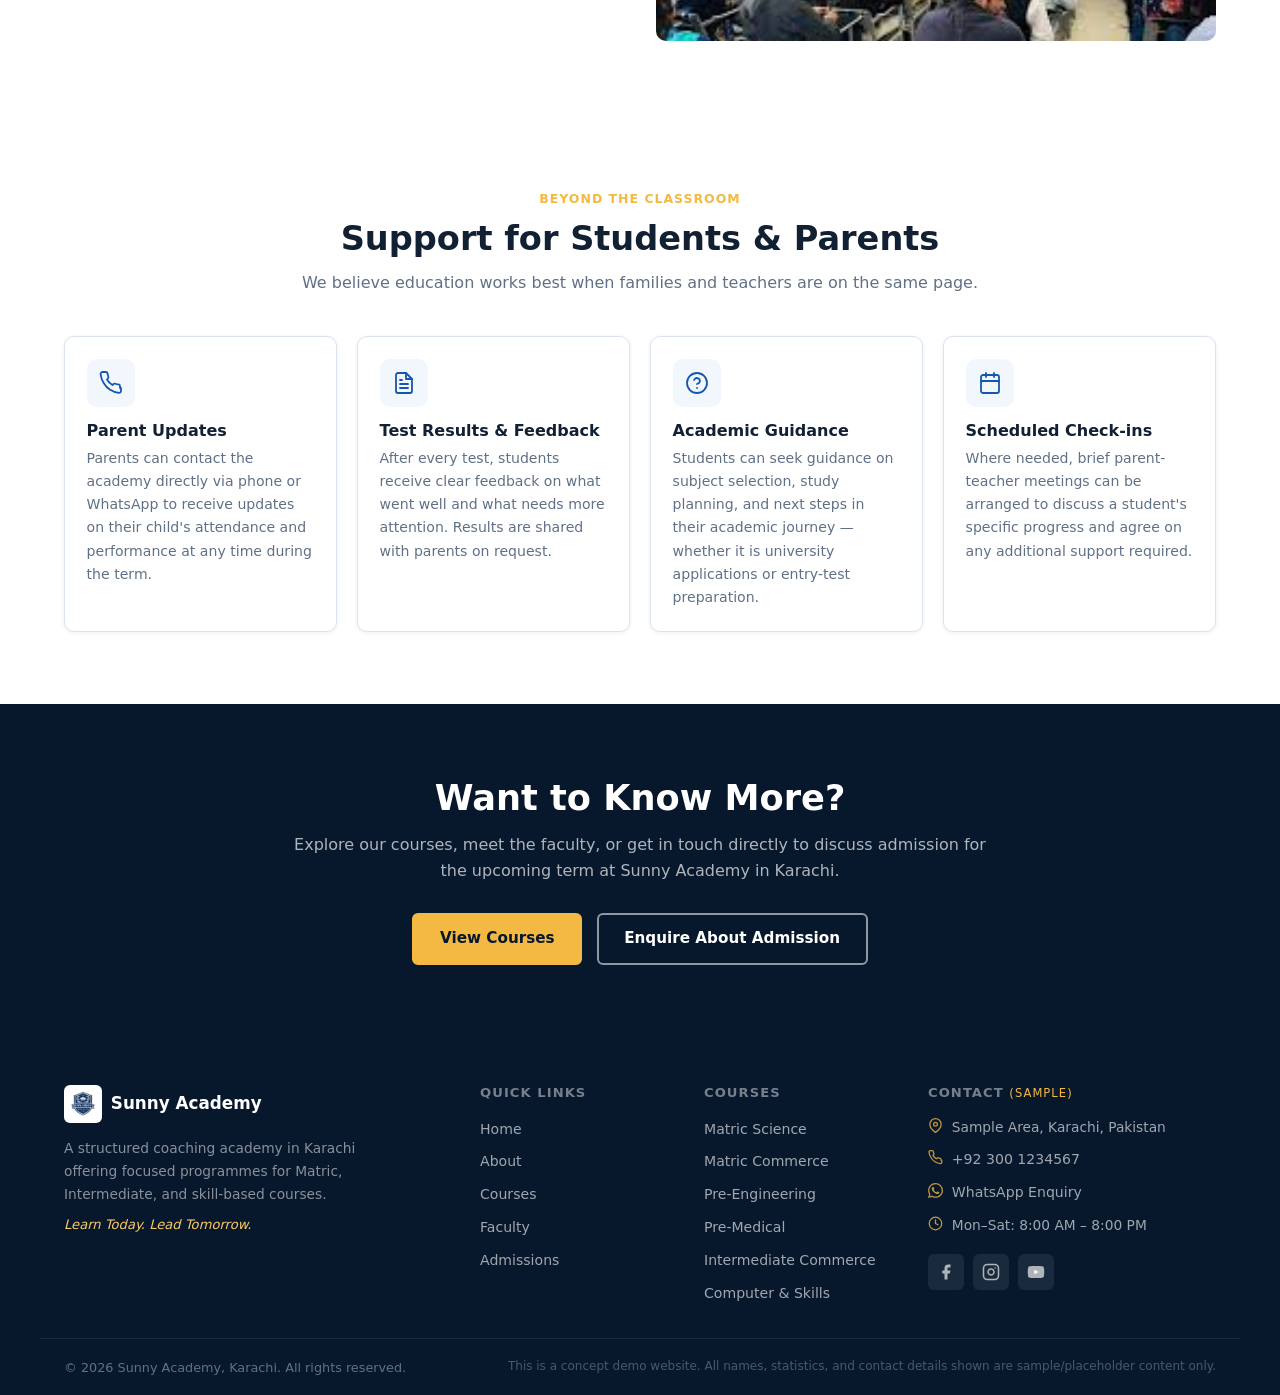
<file: about.html>
<!DOCTYPE html>
<html lang="en">
<head>
  <meta charset="UTF-8" />
  <meta name="viewport" content="width=device-width, initial-scale=1.0" />
  <title>About Sunny Academy – Our Story &amp; Approach | Karachi</title>
  <meta name="description" content="Learn about Sunny Academy in Karachi — our teaching approach, mission, core values, and the supportive learning environment we provide for Matric and Intermediate students." />

  <link rel="icon" href="assets/images/favicon.jpeg" type="image/jpeg" />

  <meta property="og:title" content="About Sunny Academy – Learn Today. Lead Tomorrow." />
  <meta property="og:description" content="Discover how Sunny Academy in Karachi supports students through structured, concept-based coaching with small groups and regular progress monitoring." />
  <meta property="og:image" content="assets/images/og-cover.jpeg" />
  <meta property="og:type" content="website" />

  <link rel="stylesheet" href="assets/css/style.css" />

  <!-- JSON-LD: SAMPLE / DEMO DATA ONLY -->
  <script type="application/ld+json">
  {
    "@context": "https://schema.org",
    "@type": "EducationalOrganization",
    "name": "Sunny Academy",
    "description": "A coaching academy in Karachi offering structured learning for Matric, Intermediate, and skill-based courses.",
    "address": {
      "@type": "PostalAddress",
      "addressLocality": "Karachi",
      "addressCountry": "PK"
    },
    "url": "https://anasraza9898.github.io/academy-demo/about.html"
  }
  </script>
</head>
<body>

  <a class="skip-link" href="#main-content">Skip to main content</a>

  <!-- TOPBAR -->
  <div class="topbar" role="complementary" aria-label="Academy information">
    <div class="container topbar__inner">
      <span class="topbar__item">
        <svg width="14" height="14" viewBox="0 0 24 24" fill="none" stroke="currentColor" stroke-width="2" stroke-linecap="round" stroke-linejoin="round" aria-hidden="true"><path d="M21 10c0 7-9 13-9 13S3 17 3 10a9 9 0 0 1 18 0z"/><circle cx="12" cy="10" r="3"/></svg>
        Karachi, Pakistan
      </span>
      <span class="topbar__item">
        <svg width="14" height="14" viewBox="0 0 24 24" fill="none" stroke="currentColor" stroke-width="2" stroke-linecap="round" stroke-linejoin="round" aria-hidden="true"><path d="M22 16.92v3a2 2 0 0 1-2.18 2 19.79 19.79 0 0 1-8.63-3.07A19.5 19.5 0 0 1 4.69 12a19.79 19.79 0 0 1-3.07-8.67A2 2 0 0 1 3.59 1h3a2 2 0 0 1 2 1.72c.127.96.361 1.903.7 2.81a2 2 0 0 1-.45 2.11L7.91 8.58a16 16 0 0 0 5.51 5.51l.96-.91a2 2 0 0 1 2.11-.45c.907.339 1.85.573 2.81.7A2 2 0 0 1 21 15.5v1.42z"/></svg>
        +92 300 1234567 <em class="topbar__note">(Sample)</em>
      </span>
      <span class="topbar__item">
        <svg width="14" height="14" viewBox="0 0 24 24" fill="none" stroke="currentColor" stroke-width="2" stroke-linecap="round" stroke-linejoin="round" aria-hidden="true"><circle cx="12" cy="12" r="10"/><polyline points="12 6 12 12 16 14"/></svg>
        Mon–Sat: 8:00 AM – 8:00 PM
      </span>
      <span class="topbar__item topbar__admissions">
        <svg width="14" height="14" viewBox="0 0 24 24" fill="none" stroke="currentColor" stroke-width="2" stroke-linecap="round" stroke-linejoin="round" aria-hidden="true"><path d="M18 20V10"/><path d="M12 20V4"/><path d="M6 20v-6"/></svg>
        Admissions Enquiries Welcome
      </span>
    </div>
  </div>

  <!-- NAVBAR -->
  <header class="navbar" id="navbar" role="banner">
    <div class="container navbar__inner">
      <a href="index.html" class="navbar__brand" aria-label="Sunny Academy – home">
        <img src="assets/images/logo.jpeg" alt="Sunny Academy logo" width="40" height="40" class="navbar__logo-img" />
        <span class="navbar__brand-text">Sunny Academy</span>
      </a>
      <nav class="navbar__nav" id="primary-nav" role="navigation" aria-label="Primary navigation">
        <ul class="navbar__links" role="list">
          <li><a href="index.html" class="navbar__link">Home</a></li>
          <li><a href="about.html" class="navbar__link" aria-current="page">About</a></li>
          <li><a href="courses.html" class="navbar__link">Courses</a></li>
          <li><a href="faculty.html" class="navbar__link">Faculty</a></li>
          <li><a href="admissions.html" class="navbar__link">Admissions</a></li>
        </ul>
      </nav>
      <a href="admissions.html" class="btn btn--gold navbar__cta">Apply Now</a>
      <button class="navbar__hamburger" id="menu-toggle" aria-expanded="false" aria-controls="mobile-menu" aria-label="Open navigation menu">
        <span class="hamburger__bar"></span>
        <span class="hamburger__bar"></span>
        <span class="hamburger__bar"></span>
      </button>
    </div>
    <div class="mobile-menu" id="mobile-menu" aria-hidden="true" role="dialog" aria-label="Navigation menu">
      <nav aria-label="Mobile navigation">
        <ul class="mobile-menu__links" role="list">
          <li><a href="index.html" class="mobile-menu__link">Home</a></li>
          <li><a href="about.html" class="mobile-menu__link" aria-current="page">About</a></li>
          <li><a href="courses.html" class="mobile-menu__link">Courses</a></li>
          <li><a href="faculty.html" class="mobile-menu__link">Faculty</a></li>
          <li><a href="admissions.html" class="mobile-menu__link">Admissions</a></li>
          <li><a href="admissions.html" class="btn btn--gold mobile-menu__cta">Apply Now</a></li>
        </ul>
      </nav>
    </div>
  </header>

  <main id="main-content">

    <!-- INNER HERO -->
    <section class="inner-hero" aria-label="About page header">
      <div class="container">
        <div class="inner-hero__content">
          <nav class="inner-hero__breadcrumb" aria-label="Breadcrumb">
            <a href="index.html">Home</a>
            <svg width="12" height="12" viewBox="0 0 24 24" fill="none" stroke="currentColor" stroke-width="2.5" stroke-linecap="round" stroke-linejoin="round" aria-hidden="true"><polyline points="9 18 15 12 9 6"/></svg>
            <span aria-current="page">About</span>
          </nav>
          <h1 class="inner-hero__title">About Sunny Academy</h1>
          <p class="inner-hero__sub">A coaching academy in Karachi built on clear teaching, small groups, and genuine care for every student's progress.</p>
        </div>
      </div>
    </section>

    <!-- INTRODUCTION -->
    <section class="section about-intro" aria-labelledby="about-intro-heading">
      <div class="container about-preview__inner">
        <div class="about-preview__image reveal">
          <img
            src="assets/images/about-academy.jpeg"
            alt="Students and teachers in a Sunny Academy classroom in Karachi"
            width="580"
            height="420"
            loading="lazy"
            decoding="async"
            class="about-preview__img"
          />
        </div>
        <div class="about-preview__content reveal">
          <span class="eyebrow">Our Story</span>
          <h2 id="about-intro-heading" class="section__title">Why Sunny Academy Was Founded</h2>
          <p class="about-preview__text">
            Sunny Academy was established with a straightforward purpose: to provide Karachi's students with structured, concept-focused coaching that makes a real difference in how they learn and perform.
          </p>
          <p class="about-preview__text">
            We recognised that many students attend large coaching centres where individual attention is limited. Our approach is different — smaller groups, planned lessons, and regular feedback so no student is left behind.
          </p>
          <p class="about-preview__text">
            Whether a student is preparing for Matric board exams, Intermediate finals, or developing practical skills for the future, we aim to make that journey organised, confident, and supported every step of the way.
          </p>
        </div>
      </div>
    </section>

    <!-- MISSION AND VISION -->
    <section class="section mission-section" aria-labelledby="mission-heading">
      <div class="container">
        <div class="section__header">
          <span class="eyebrow">Our Direction</span>
          <h2 id="mission-heading" class="section__title">Mission &amp; Vision</h2>
        </div>
        <div class="mission-grid">
          <div class="mission-card reveal">
            <div class="mission-card__icon" aria-hidden="true">
              <svg width="28" height="28" viewBox="0 0 24 24" fill="none" stroke="currentColor" stroke-width="1.8" stroke-linecap="round" stroke-linejoin="round"><circle cx="12" cy="12" r="10"/><circle cx="12" cy="12" r="4"/><line x1="12" y1="2" x2="12" y2="4"/><line x1="12" y1="20" x2="12" y2="22"/><line x1="2" y1="12" x2="4" y2="12"/><line x1="20" y1="12" x2="22" y2="12"/></svg>
            </div>
            <h3 class="mission-card__title">Our Mission</h3>
            <p class="mission-card__text">To provide every student in Karachi with focused, structured coaching that builds genuine understanding — not just exam-ready shortcuts — so they carry that knowledge confidently into higher education and beyond.</p>
          </div>
          <div class="mission-card reveal">
            <div class="mission-card__icon" aria-hidden="true">
              <svg width="28" height="28" viewBox="0 0 24 24" fill="none" stroke="currentColor" stroke-width="1.8" stroke-linecap="round" stroke-linejoin="round"><path d="M1 12s4-8 11-8 11 8 11 8-4 8-11 8-11-8-11-8z"/><circle cx="12" cy="12" r="3"/></svg>
            </div>
            <h3 class="mission-card__title">Our Vision</h3>
            <p class="mission-card__text">To be a coaching academy where students feel supported, where parents trust the process, and where every graduate leaves better prepared — academically and personally — for the challenges ahead.</p>
          </div>
        </div>
      </div>
    </section>

    <!-- CORE VALUES -->
    <section class="section values-section" aria-labelledby="values-heading">
      <div class="container">
        <div class="section__header">
          <span class="eyebrow">What Guides Us</span>
          <h2 id="values-heading" class="section__title">Our Core Values</h2>
          <p class="section__subtitle">The principles that shape how we teach, communicate, and support our students every day.</p>
        </div>
        <div class="values-grid">
          <div class="value-card reveal">
            <div class="value-card__icon" aria-hidden="true">
              <svg width="22" height="22" viewBox="0 0 24 24" fill="none" stroke="currentColor" stroke-width="2" stroke-linecap="round" stroke-linejoin="round"><path d="M2 3h6a4 4 0 0 1 4 4v14a3 3 0 0 0-3-3H2z"/><path d="M22 3h-6a4 4 0 0 0-4 4v14a3 3 0 0 1 3-3h7z"/></svg>
            </div>
            <h3 class="value-card__title">Clarity in Teaching</h3>
            <p class="value-card__text">Every topic is taught with clear explanations. We do not rush through content — students must understand before we move on.</p>
          </div>
          <div class="value-card reveal">
            <div class="value-card__icon" aria-hidden="true">
              <svg width="22" height="22" viewBox="0 0 24 24" fill="none" stroke="currentColor" stroke-width="2" stroke-linecap="round" stroke-linejoin="round"><path d="M17 21v-2a4 4 0 0 0-4-4H5a4 4 0 0 0-4 4v2"/><circle cx="9" cy="7" r="4"/><path d="M23 21v-2a4 4 0 0 0-3-3.87"/><path d="M16 3.13a4 4 0 0 1 0 7.75"/></svg>
            </div>
            <h3 class="value-card__title">Individual Attention</h3>
            <p class="value-card__text">Small groups allow teachers to identify each student's strengths and weak points — and address them directly during class.</p>
          </div>
          <div class="value-card reveal">
            <div class="value-card__icon" aria-hidden="true">
              <svg width="22" height="22" viewBox="0 0 24 24" fill="none" stroke="currentColor" stroke-width="2" stroke-linecap="round" stroke-linejoin="round"><path d="M9 11l3 3L22 4"/><path d="M21 12v7a2 2 0 0 1-2 2H5a2 2 0 0 1-2-2V5a2 2 0 0 1 2-2h11"/></svg>
            </div>
            <h3 class="value-card__title">Consistent Assessment</h3>
            <p class="value-card__text">Regular topic tests and revision sessions keep students prepared. We treat assessments as tools for improvement, not just grading.</p>
          </div>
          <div class="value-card reveal">
            <div class="value-card__icon" aria-hidden="true">
              <svg width="22" height="22" viewBox="0 0 24 24" fill="none" stroke="currentColor" stroke-width="2" stroke-linecap="round" stroke-linejoin="round"><path d="M20.84 4.61a5.5 5.5 0 0 0-7.78 0L12 5.67l-1.06-1.06a5.5 5.5 0 0 0-7.78 7.78l1.06 1.06L12 21.23l7.78-7.78 1.06-1.06a5.5 5.5 0 0 0 0-7.78z"/></svg>
            </div>
            <h3 class="value-card__title">Respect &amp; Honesty</h3>
            <p class="value-card__text">We communicate honestly with students and parents about progress — celebrating growth and addressing challenges without delay.</p>
          </div>
        </div>
      </div>
    </section>

    <!-- TEACHING APPROACH -->
    <section class="section approach-section" aria-labelledby="approach-heading">
      <div class="container">
        <div class="section__header">
          <span class="eyebrow">How We Teach</span>
          <h2 id="approach-heading" class="section__title">Our Teaching Approach</h2>
          <p class="section__subtitle">A structured method that balances concept teaching, practice, and consistent review.</p>
        </div>
        <div class="approach-grid">
          <div class="approach-step reveal">
            <div class="approach-step__num" aria-hidden="true">01</div>
            <h3 class="approach-step__title">Concept Introduction</h3>
            <p class="approach-step__text">Each new topic begins with a clear explanation of the underlying concept — not just the formula or rule, but the reason behind it. Students are encouraged to ask questions throughout.</p>
          </div>
          <div class="approach-step reveal">
            <div class="approach-step__num" aria-hidden="true">02</div>
            <h3 class="approach-step__title">Worked Examples</h3>
            <p class="approach-step__text">Teachers walk through solved examples in detail before students attempt problems independently. This builds confidence and shows the correct working method from the start.</p>
          </div>
          <div class="approach-step reveal">
            <div class="approach-step__num" aria-hidden="true">03</div>
            <h3 class="approach-step__title">Practice &amp; Revision</h3>
            <p class="approach-step__text">Practice questions, past-paper problems, and topic drills form a regular part of each class. Revision sessions are scheduled before major assessment periods.</p>
          </div>
          <div class="approach-step reveal">
            <div class="approach-step__num" aria-hidden="true">04</div>
            <h3 class="approach-step__title">Feedback &amp; Follow-up</h3>
            <p class="approach-step__text">After each test, students receive clear written or verbal feedback. Teachers follow up with any student who needs extra support before moving to the next topic.</p>
          </div>
        </div>
      </div>
    </section>

    <!-- LEARNING ENVIRONMENT -->
    <section class="section env-section" aria-labelledby="env-heading">
      <div class="container env-section__inner">
        <div class="env-section__content reveal">
          <span class="eyebrow">The Classroom</span>
          <h2 id="env-heading" class="section__title">A Focused Learning Environment</h2>
          <p class="about-preview__text">
            The physical environment matters. At Sunny Academy, classrooms are kept organised, comfortable, and free from distractions — because students learn better when they feel at ease.
          </p>
          <p class="about-preview__text">
            Seating is arranged to encourage focus and allow teachers to move around and check on each student's work during class. Materials, notes, and test papers are distributed in a structured way that keeps students organised throughout the term.
          </p>
          <ul class="about-preview__strengths">
            <li class="about-preview__strength-item">
              <svg width="18" height="18" viewBox="0 0 24 24" fill="none" stroke="currentColor" stroke-width="2.5" stroke-linecap="round" stroke-linejoin="round" aria-hidden="true"><polyline points="20 6 9 17 4 12"/></svg>
              Comfortable, well-lit classroom spaces
            </li>
            <li class="about-preview__strength-item">
              <svg width="18" height="18" viewBox="0 0 24 24" fill="none" stroke="currentColor" stroke-width="2.5" stroke-linecap="round" stroke-linejoin="round" aria-hidden="true"><polyline points="20 6 9 17 4 12"/></svg>
              Organised seating for focused learning
            </li>
            <li class="about-preview__strength-item">
              <svg width="18" height="18" viewBox="0 0 24 24" fill="none" stroke="currentColor" stroke-width="2.5" stroke-linecap="round" stroke-linejoin="round" aria-hidden="true"><polyline points="20 6 9 17 4 12"/></svg>
              Structured note distribution and materials
            </li>
            <li class="about-preview__strength-item">
              <svg width="18" height="18" viewBox="0 0 24 24" fill="none" stroke="currentColor" stroke-width="2.5" stroke-linecap="round" stroke-linejoin="round" aria-hidden="true"><polyline points="20 6 9 17 4 12"/></svg>
              A respectful, distraction-free atmosphere
            </li>
          </ul>
        </div>
        <div class="env-section__gallery reveal">
          <img
            src="assets/images/classroom-1.jpeg"
            alt="A tidy Sunny Academy classroom with desks and teaching materials"
            width="560"
            height="380"
            loading="lazy"
            decoding="async"
            class="env-section__img env-section__img--top"
          />
          <img
            src="assets/images/classroom-2.jpeg"
            alt="Another view of a Sunny Academy classroom in Karachi"
            width="560"
            height="240"
            loading="lazy"
            decoding="async"
            class="env-section__img env-section__img--bottom"
          />
        </div>
      </div>
    </section>

    <!-- PARENT & STUDENT SUPPORT -->
    <section class="section support-section" aria-labelledby="support-heading">
      <div class="container">
        <div class="section__header">
          <span class="eyebrow">Beyond the Classroom</span>
          <h2 id="support-heading" class="section__title">Support for Students &amp; Parents</h2>
          <p class="section__subtitle">We believe education works best when families and teachers are on the same page.</p>
        </div>
        <div class="support-grid">
          <div class="support-card reveal">
            <div class="support-card__icon" aria-hidden="true">
              <svg width="24" height="24" viewBox="0 0 24 24" fill="none" stroke="currentColor" stroke-width="1.8" stroke-linecap="round" stroke-linejoin="round"><path d="M22 16.92v3a2 2 0 0 1-2.18 2 19.79 19.79 0 0 1-8.63-3.07A19.5 19.5 0 0 1 4.69 12a19.79 19.79 0 0 1-3.07-8.67A2 2 0 0 1 3.59 1h3a2 2 0 0 1 2 1.72c.127.96.361 1.903.7 2.81a2 2 0 0 1-.45 2.11L7.91 8.58a16 16 0 0 0 5.51 5.51l.96-.91a2 2 0 0 1 2.11-.45c.907.339 1.85.573 2.81.7A2 2 0 0 1 21 15.5v1.42z"/></svg>
            </div>
            <h3 class="support-card__title">Parent Updates</h3>
            <p class="support-card__text">Parents can contact the academy directly via phone or WhatsApp to receive updates on their child's attendance and performance at any time during the term.</p>
          </div>
          <div class="support-card reveal">
            <div class="support-card__icon" aria-hidden="true">
              <svg width="24" height="24" viewBox="0 0 24 24" fill="none" stroke="currentColor" stroke-width="1.8" stroke-linecap="round" stroke-linejoin="round"><path d="M14 2H6a2 2 0 0 0-2 2v16a2 2 0 0 0 2 2h12a2 2 0 0 0 2-2V8z"/><polyline points="14 2 14 8 20 8"/><line x1="16" y1="13" x2="8" y2="13"/><line x1="16" y1="17" x2="8" y2="17"/><polyline points="10 9 9 9 8 9"/></svg>
            </div>
            <h3 class="support-card__title">Test Results &amp; Feedback</h3>
            <p class="support-card__text">After every test, students receive clear feedback on what went well and what needs more attention. Results are shared with parents on request.</p>
          </div>
          <div class="support-card reveal">
            <div class="support-card__icon" aria-hidden="true">
              <svg width="24" height="24" viewBox="0 0 24 24" fill="none" stroke="currentColor" stroke-width="1.8" stroke-linecap="round" stroke-linejoin="round"><circle cx="12" cy="12" r="10"/><path d="M9.09 9a3 3 0 0 1 5.83 1c0 2-3 3-3 3"/><line x1="12" y1="17" x2="12.01" y2="17"/></svg>
            </div>
            <h3 class="support-card__title">Academic Guidance</h3>
            <p class="support-card__text">Students can seek guidance on subject selection, study planning, and next steps in their academic journey — whether it is university applications or entry-test preparation.</p>
          </div>
          <div class="support-card reveal">
            <div class="support-card__icon" aria-hidden="true">
              <svg width="24" height="24" viewBox="0 0 24 24" fill="none" stroke="currentColor" stroke-width="1.8" stroke-linecap="round" stroke-linejoin="round"><rect x="3" y="4" width="18" height="18" rx="2" ry="2"/><line x1="16" y1="2" x2="16" y2="6"/><line x1="8" y1="2" x2="8" y2="6"/><line x1="3" y1="10" x2="21" y2="10"/></svg>
            </div>
            <h3 class="support-card__title">Scheduled Check-ins</h3>
            <p class="support-card__text">Where needed, brief parent-teacher meetings can be arranged to discuss a student's specific progress and agree on any additional support required.</p>
          </div>
        </div>
      </div>
    </section>

    <!-- CTA -->
    <section class="section cta-section" aria-labelledby="about-cta-heading">
      <div class="container cta-section__inner">
        <div class="cta-section__content">
          <h2 id="about-cta-heading" class="cta-section__title">Want to Know More?</h2>
          <p class="cta-section__text">Explore our courses, meet the faculty, or get in touch directly to discuss admission for the upcoming term at Sunny Academy in Karachi.</p>
          <div class="cta-section__actions">
            <a href="courses.html" class="btn btn--gold">View Courses</a>
            <a href="admissions.html" class="btn btn--outline-light">Enquire About Admission</a>
          </div>
        </div>
      </div>
    </section>

  </main>

  <!-- FOOTER -->
  <footer class="footer" role="contentinfo">
    <div class="container footer__inner">
      <div class="footer__col footer__col--brand">
        <a href="index.html" class="footer__brand-link" aria-label="Sunny Academy home">
          <img src="assets/images/logo.jpeg" alt="Sunny Academy" width="40" height="40" loading="lazy" class="footer__logo" />
          <span class="footer__brand-name">Sunny Academy</span>
        </a>
        <p class="footer__desc">A structured coaching academy in Karachi offering focused programmes for Matric, Intermediate, and skill-based courses.</p>
        <p class="footer__tagline"><em>Learn Today. Lead Tomorrow.</em></p>
      </div>
      <div class="footer__col">
        <h3 class="footer__heading">Quick Links</h3>
        <ul class="footer__links" role="list">
          <li><a href="index.html" class="footer__link">Home</a></li>
          <li><a href="about.html" class="footer__link">About</a></li>
          <li><a href="courses.html" class="footer__link">Courses</a></li>
          <li><a href="faculty.html" class="footer__link">Faculty</a></li>
          <li><a href="admissions.html" class="footer__link">Admissions</a></li>
        </ul>
      </div>
      <div class="footer__col">
        <h3 class="footer__heading">Courses</h3>
        <ul class="footer__links" role="list">
          <li><a href="courses.html#matric-science" class="footer__link">Matric Science</a></li>
          <li><a href="courses.html#matric-commerce" class="footer__link">Matric Commerce</a></li>
          <li><a href="courses.html#pre-engineering" class="footer__link">Pre-Engineering</a></li>
          <li><a href="courses.html#pre-medical" class="footer__link">Pre-Medical</a></li>
          <li><a href="courses.html#inter-commerce" class="footer__link">Intermediate Commerce</a></li>
          <li><a href="courses.html#computer-skills" class="footer__link">Computer &amp; Skills</a></li>
        </ul>
      </div>
      <div class="footer__col">
        <h3 class="footer__heading">Contact <em class="footer__sample-note">(Sample)</em></h3>
        <address class="footer__contact">
          <p class="footer__contact-item">
            <svg width="15" height="15" viewBox="0 0 24 24" fill="none" stroke="currentColor" stroke-width="2" stroke-linecap="round" stroke-linejoin="round" aria-hidden="true"><path d="M21 10c0 7-9 13-9 13S3 17 3 10a9 9 0 0 1 18 0z"/><circle cx="12" cy="10" r="3"/></svg>
            Sample Area, Karachi, Pakistan
          </p>
          <p class="footer__contact-item">
            <svg width="15" height="15" viewBox="0 0 24 24" fill="none" stroke="currentColor" stroke-width="2" stroke-linecap="round" stroke-linejoin="round" aria-hidden="true"><path d="M22 16.92v3a2 2 0 0 1-2.18 2 19.79 19.79 0 0 1-8.63-3.07A19.5 19.5 0 0 1 4.69 12a19.79 19.79 0 0 1-3.07-8.67A2 2 0 0 1 3.59 1h3a2 2 0 0 1 2 1.72c.127.96.361 1.903.7 2.81a2 2 0 0 1-.45 2.11L7.91 8.58a16 16 0 0 0 5.51 5.51l.96-.91a2 2 0 0 1 2.11-.45c.907.339 1.85.573 2.81.7A2 2 0 0 1 21 15.5v1.42z"/></svg>
            <a href="tel:+923001234567" class="footer__link">+92 300 1234567</a>
          </p>
          <p class="footer__contact-item">
            <svg width="15" height="15" viewBox="0 0 24 24" fill="currentColor" aria-hidden="true"><path d="M17.472 14.382c-.297-.149-1.758-.867-2.03-.967-.273-.099-.471-.148-.67.15-.197.297-.767.966-.94 1.164-.173.199-.347.223-.644.075-.297-.15-1.255-.463-2.39-1.475-.883-.788-1.48-1.761-1.653-2.059-.173-.297-.018-.458.13-.606.134-.133.298-.347.446-.52.149-.174.198-.298.298-.497.099-.198.05-.371-.025-.52-.075-.149-.669-1.612-.916-2.207-.242-.579-.487-.5-.669-.51-.173-.008-.371-.01-.57-.01-.198 0-.52.074-.792.372-.272.297-1.04 1.016-1.04 2.479 0 1.462 1.065 2.875 1.213 3.074.149.198 2.096 3.2 5.077 4.487.709.306 1.262.489 1.694.625.712.227 1.36.195 1.871.118.571-.085 1.758-.719 2.006-1.413.248-.694.248-1.289.173-1.413-.074-.124-.272-.198-.57-.347m-5.421 7.403h-.004a9.87 9.87 0 0 1-5.031-1.378l-.361-.214-3.741.982.998-3.648-.235-.374a9.86 9.86 0 0 1-1.51-5.26c.001-5.45 4.436-9.884 9.888-9.884 2.64 0 5.122 1.03 6.988 2.898a9.825 9.825 0 0 1 2.893 6.994c-.003 5.45-4.437 9.884-9.885 9.884m8.413-18.297A11.815 11.815 0 0 0 12.05 0C5.495 0 .16 5.335.157 11.892c0 2.096.547 4.142 1.588 5.945L.057 24l6.305-1.654a11.882 11.882 0 0 0 5.683 1.448h.005c6.554 0 11.89-5.335 11.893-11.893a11.821 11.821 0 0 0-3.48-8.413z"/></svg>
            <a href="https://wa.me/923001234567" class="footer__link" target="_blank" rel="noopener noreferrer">WhatsApp Enquiry</a>
          </p>
          <p class="footer__contact-item">
            <svg width="15" height="15" viewBox="0 0 24 24" fill="none" stroke="currentColor" stroke-width="2" stroke-linecap="round" stroke-linejoin="round" aria-hidden="true"><circle cx="12" cy="12" r="10"/><polyline points="12 6 12 12 16 14"/></svg>
            Mon–Sat: 8:00 AM – 8:00 PM
          </p>
        </address>
        <div class="footer__social" aria-label="Social media placeholders">
          <a href="#" class="footer__social-link" aria-label="Facebook (link not yet set up)">
            <svg width="18" height="18" viewBox="0 0 24 24" fill="currentColor" aria-hidden="true"><path d="M18 2h-3a5 5 0 0 0-5 5v3H7v4h3v8h4v-8h3l1-4h-4V7a1 1 0 0 1 1-1h3z"/></svg>
          </a>
          <a href="#" class="footer__social-link" aria-label="Instagram (link not yet set up)">
            <svg width="18" height="18" viewBox="0 0 24 24" fill="none" stroke="currentColor" stroke-width="2" stroke-linecap="round" stroke-linejoin="round" aria-hidden="true"><rect x="2" y="2" width="20" height="20" rx="5" ry="5"/><path d="M16 11.37A4 4 0 1 1 12.63 8 4 4 0 0 1 16 11.37z"/><line x1="17.5" y1="6.5" x2="17.51" y2="6.5"/></svg>
          </a>
          <a href="#" class="footer__social-link" aria-label="YouTube (link not yet set up)">
            <svg width="18" height="18" viewBox="0 0 24 24" fill="currentColor" aria-hidden="true"><path d="M22.54 6.42a2.78 2.78 0 0 0-1.95-1.96C18.88 4 12 4 12 4s-6.88 0-8.59.46a2.78 2.78 0 0 0-1.95 1.96A29 29 0 0 0 1 12a29 29 0 0 0 .46 5.58A2.78 2.78 0 0 0 3.41 19.6C5.12 20 12 20 12 20s6.88 0 8.59-.46a2.78 2.78 0 0 0 1.95-1.95A29 29 0 0 0 23 12a29 29 0 0 0-.46-5.58z"/><polygon fill="#fff" points="9.75 15.02 15.5 12 9.75 8.98 9.75 15.02"/></svg>
          </a>
        </div>
      </div>
    </div>
    <div class="footer__bottom">
      <div class="container footer__bottom-inner">
        <p class="footer__copyright">&copy; <span id="footer-year">2024</span> Sunny Academy, Karachi. All rights reserved.</p>
        <p class="footer__disclaimer">This is a concept demo website. All names, statistics, and contact details shown are sample/placeholder content only.</p>
      </div>
    </div>
  </footer>

  <button class="back-to-top" id="back-to-top" aria-label="Back to top" hidden>
    <svg width="20" height="20" viewBox="0 0 24 24" fill="none" stroke="currentColor" stroke-width="2.5" stroke-linecap="round" stroke-linejoin="round" aria-hidden="true"><polyline points="18 15 12 9 6 15"/></svg>
  </button>

  <script src="assets/js/script.js" defer></script>
</body>
</html>
</file>
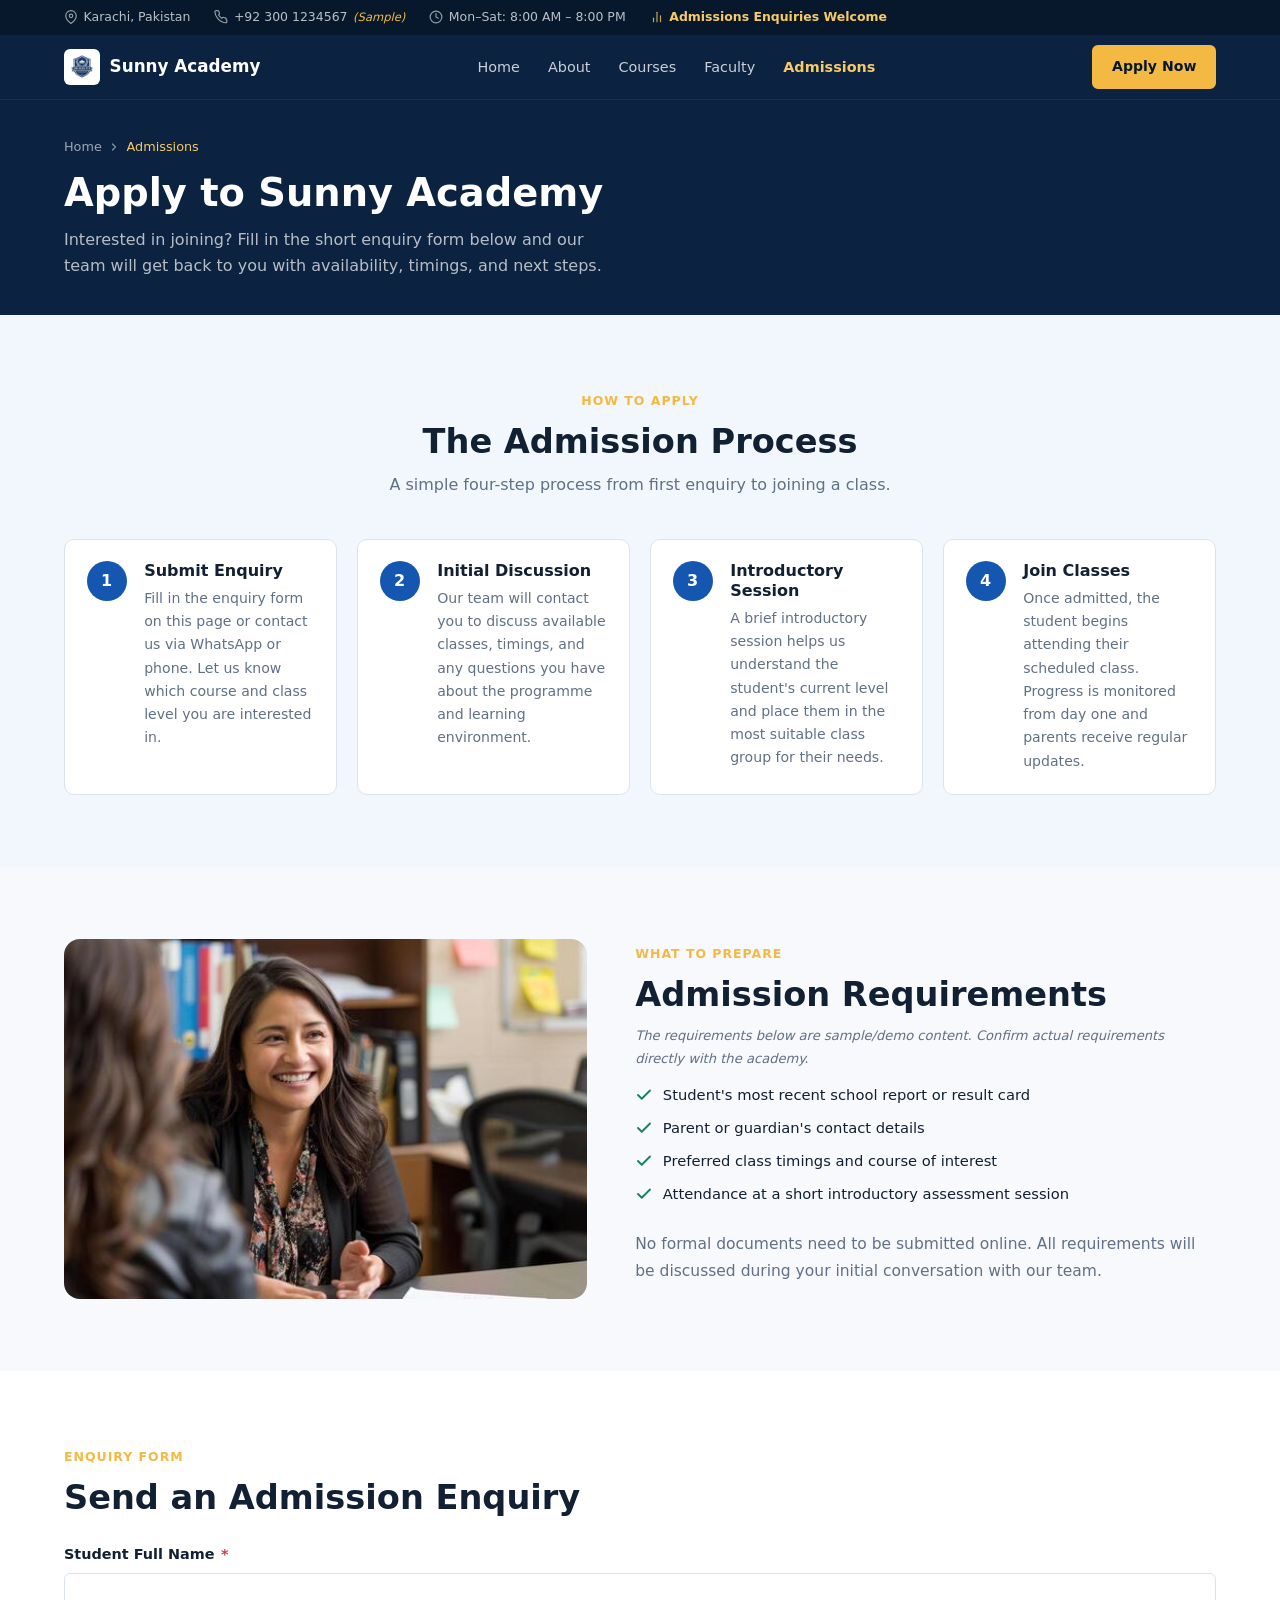
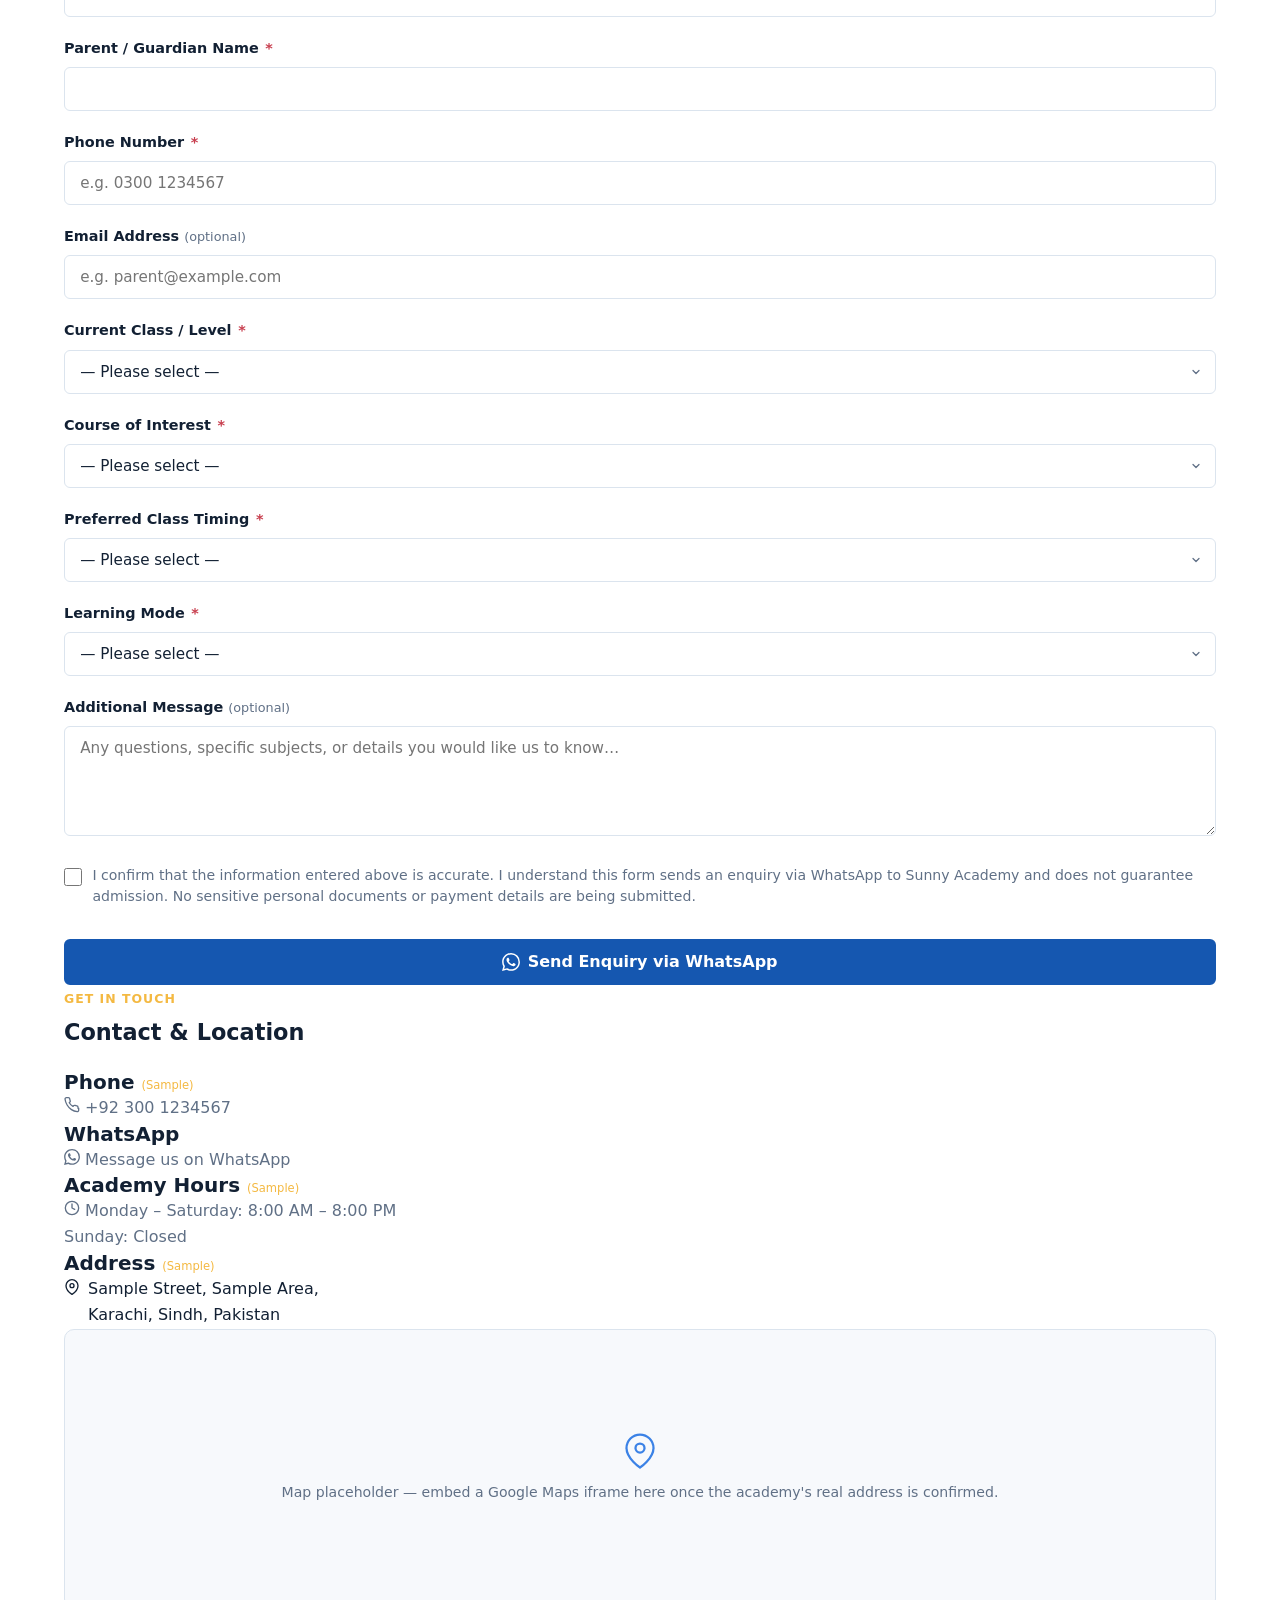
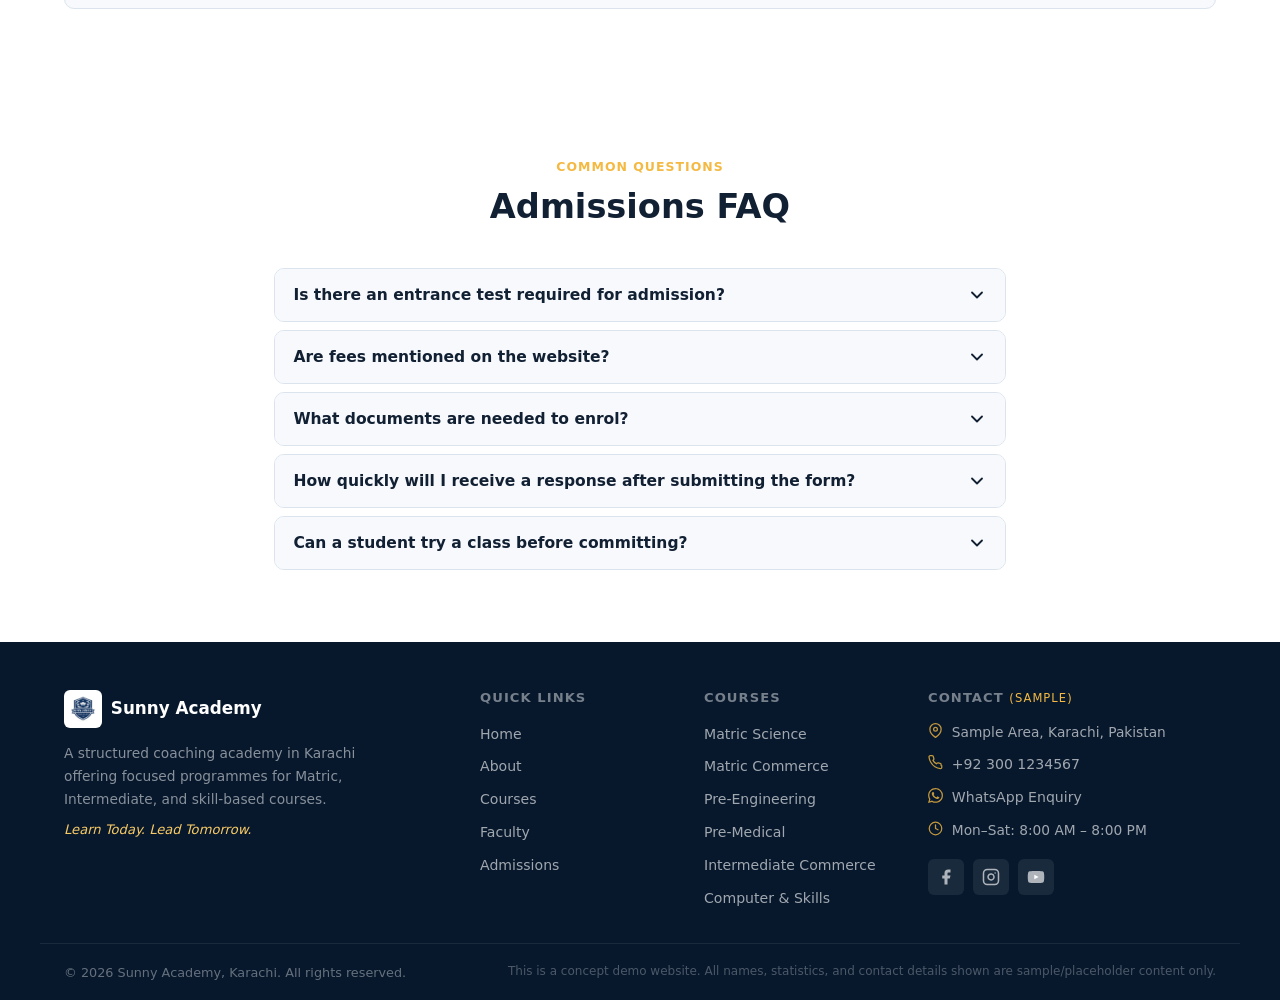
<file: admissions.html>
<!DOCTYPE html>
<html lang="en">
<head>
  <meta charset="UTF-8" />
  <meta name="viewport" content="width=device-width, initial-scale=1.0" />
  <title>Admissions – Apply to Sunny Academy | Karachi</title>
  <meta name="description" content="Apply to Sunny Academy in Karachi. Fill in our short enquiry form and our team will contact you with course availability, class timings, and admission details." />

  <link rel="icon" href="assets/images/favicon.jpeg" type="image/jpeg" />

  <meta property="og:title" content="Admissions – Sunny Academy Karachi" />
  <meta property="og:description" content="Submit an admission enquiry for Sunny Academy in Karachi. We offer Matric, Intermediate, English, Computer, and Entry-Test preparation courses." />
  <meta property="og:image" content="assets/images/og-cover.jpeg" />
  <meta property="og:type" content="website" />

  <link rel="stylesheet" href="assets/css/style.css" />
  <script type="application/ld+json">
{
 "@context":"https://schema.org",
 "@type":"EducationalOrganization",
 "name":"Sunny Academy",
 "url":"https://anasraza9898.github.io/academy-demo/admissions.html",
 "address":{
   "@type":"PostalAddress",
   "addressLocality":"Karachi",
   "addressCountry":"PK"
 }
}
</script>
</head>
<body>

  <a class="skip-link" href="#main-content">Skip to main content</a>

  <!-- TOPBAR -->
  <div class="topbar" role="complementary" aria-label="Academy information">
    <div class="container topbar__inner">
      <span class="topbar__item">
        <svg width="14" height="14" viewBox="0 0 24 24" fill="none" stroke="currentColor" stroke-width="2" stroke-linecap="round" stroke-linejoin="round" aria-hidden="true"><path d="M21 10c0 7-9 13-9 13S3 17 3 10a9 9 0 0 1 18 0z"/><circle cx="12" cy="10" r="3"/></svg>
        Karachi, Pakistan
      </span>
      <span class="topbar__item">
        <svg width="14" height="14" viewBox="0 0 24 24" fill="none" stroke="currentColor" stroke-width="2" stroke-linecap="round" stroke-linejoin="round" aria-hidden="true"><path d="M22 16.92v3a2 2 0 0 1-2.18 2 19.79 19.79 0 0 1-8.63-3.07A19.5 19.5 0 0 1 4.69 12a19.79 19.79 0 0 1-3.07-8.67A2 2 0 0 1 3.59 1h3a2 2 0 0 1 2 1.72c.127.96.361 1.903.7 2.81a2 2 0 0 1-.45 2.11L7.91 8.58a16 16 0 0 0 5.51 5.51l.96-.91a2 2 0 0 1 2.11-.45c.907.339 1.85.573 2.81.7A2 2 0 0 1 21 15.5v1.42z"/></svg>
        +92 300 1234567 <em class="topbar__note">(Sample)</em>
      </span>
      <span class="topbar__item">
        <svg width="14" height="14" viewBox="0 0 24 24" fill="none" stroke="currentColor" stroke-width="2" stroke-linecap="round" stroke-linejoin="round" aria-hidden="true"><circle cx="12" cy="12" r="10"/><polyline points="12 6 12 12 16 14"/></svg>
        Mon–Sat: 8:00 AM – 8:00 PM
      </span>
      <span class="topbar__item topbar__admissions">
        <svg width="14" height="14" viewBox="0 0 24 24" fill="none" stroke="currentColor" stroke-width="2" stroke-linecap="round" stroke-linejoin="round" aria-hidden="true"><path d="M18 20V10"/><path d="M12 20V4"/><path d="M6 20v-6"/></svg>
        Admissions Enquiries Welcome
      </span>
    </div>
  </div>

  <!-- NAVBAR -->
  <header class="navbar" id="navbar" role="banner">
    <div class="container navbar__inner">
      <a href="index.html" class="navbar__brand" aria-label="Sunny Academy – home">
        <img
src="assets/images/logo.jpeg"
alt="Sunny Academy logo"
width="40"
height="40"
loading="eager"
decoding="async"
class="navbar__logo-img">
        <span class="navbar__brand-text">Sunny Academy</span>
      </a>
      <nav class="navbar__nav" id="primary-nav" role="navigation" aria-label="Primary navigation">
        <ul class="navbar__links" role="list">
          <li><a href="index.html" class="navbar__link">Home</a></li>
          <li><a href="about.html" class="navbar__link">About</a></li>
          <li><a href="courses.html" class="navbar__link">Courses</a></li>
          <li><a href="faculty.html" class="navbar__link">Faculty</a></li>
          <li><a href="admissions.html" class="navbar__link" aria-current="page">Admissions</a></li>
        </ul>
      </nav>
      <a href="admissions.html" class="btn btn--gold navbar__cta">Apply Now</a>
      <button class="navbar__hamburger" id="menu-toggle" aria-expanded="false" aria-controls="mobile-menu" aria-label="Open navigation menu">
        <span class="hamburger__bar"></span>
        <span class="hamburger__bar"></span>
        <span class="hamburger__bar"></span>
      </button>
    </div>
    <div class="mobile-menu" id="mobile-menu" aria-hidden="true" role="dialog" aria-label="Navigation menu">
      <nav aria-label="Mobile navigation">
        <ul class="mobile-menu__links" role="list">
          <li><a href="index.html" class="mobile-menu__link">Home</a></li>
          <li><a href="about.html" class="mobile-menu__link">About</a></li>
          <li><a href="courses.html" class="mobile-menu__link">Courses</a></li>
          <li><a href="faculty.html" class="mobile-menu__link">Faculty</a></li>
          <li><a href="admissions.html" class="mobile-menu__link" aria-current="page">Admissions</a></li>
          <li><a href="admissions.html" class="btn btn--gold mobile-menu__cta">Apply Now</a></li>
        </ul>
      </nav>
    </div>
  </header>

  <main id="main-content">

    <!-- INNER HERO -->
    <section class="inner-hero" aria-label="Admissions page header">
      <div class="container">
        <div class="inner-hero__content">
          <nav class="inner-hero__breadcrumb" aria-label="Breadcrumb">
            <a href="index.html">Home</a>
            <svg width="12" height="12" viewBox="0 0 24 24" fill="none" stroke="currentColor" stroke-width="2.5" stroke-linecap="round" stroke-linejoin="round" aria-hidden="true"><polyline points="9 18 15 12 9 6"/></svg>
            <span aria-current="page">Admissions</span>
          </nav>
          <h1 class="inner-hero__title">Apply to Sunny Academy</h1>
          <p class="inner-hero__sub">Interested in joining? Fill in the short enquiry form below and our team will get back to you with availability, timings, and next steps.</p>
        </div>
      </div>
    </section>

    <!-- ADMISSION PROCESS -->
    <section class="section process-section" aria-labelledby="admission-process-heading">
      <div class="container">
        <div class="section__header">
          <span class="eyebrow">How to Apply</span>
          <h2 id="admission-process-heading" class="section__title">The Admission Process</h2>
          <p class="section__subtitle">A simple four-step process from first enquiry to joining a class.</p>
        </div>
        <div class="process-steps">
          <div class="process-step reveal">
            <div class="process-step__number" aria-hidden="true">1</div>
            <div class="process-step__content">
              <h3 class="process-step__title">Submit Enquiry</h3>
              <p class="process-step__text">Fill in the enquiry form on this page or contact us via WhatsApp or phone. Let us know which course and class level you are interested in.</p>
            </div>
          </div>
          <div class="process-step reveal">
            <div class="process-step__number" aria-hidden="true">2</div>
            <div class="process-step__content">
              <h3 class="process-step__title">Initial Discussion</h3>
              <p class="process-step__text">Our team will contact you to discuss available classes, timings, and any questions you have about the programme and learning environment.</p>
            </div>
          </div>
          <div class="process-step reveal">
            <div class="process-step__number" aria-hidden="true">3</div>
            <div class="process-step__content">
              <h3 class="process-step__title">Introductory Session</h3>
              <p class="process-step__text">A brief introductory session helps us understand the student's current level and place them in the most suitable class group for their needs.</p>
            </div>
          </div>
          <div class="process-step reveal">
            <div class="process-step__number" aria-hidden="true">4</div>
            <div class="process-step__content">
              <h3 class="process-step__title">Join Classes</h3>
              <p class="process-step__text">Once admitted, the student begins attending their scheduled class. Progress is monitored from day one and parents receive regular updates.</p>
            </div>
          </div>
        </div>
      </div>
    </section>

    <!-- REQUIREMENTS + IMAGE -->
    <section class="section about-preview" aria-labelledby="requirements-heading">
      <div class="container about-preview__inner">
        <div class="about-preview__image reveal">
          <img
            src="assets/images/admissions-counselling.jpeg"
            alt="A student receiving academic guidance at Sunny Academy Karachi"
            width="560"
            height="400"
            loading="lazy"
            decoding="async"
            fetchpriority="low"
            class="about-preview__img"
          />
        </div>
        <div class="about-preview__content reveal">
          <span class="eyebrow">What to Prepare</span>
          <h2 id="requirements-heading" class="section__title">Admission Requirements</h2>
          <p class="about-preview__text" style="font-size:.82rem; color: var(--text-muted); font-style: italic; margin-bottom: .75rem;">The requirements below are sample/demo content. Confirm actual requirements directly with the academy.</p>
          <ul class="about-preview__strengths">
            <li class="about-preview__strength-item">
              <svg width="18" height="18" viewBox="0 0 24 24" fill="none" stroke="currentColor" stroke-width="2.5" stroke-linecap="round" stroke-linejoin="round" aria-hidden="true"><polyline points="20 6 9 17 4 12"/></svg>
              Student's most recent school report or result card
            </li>
            <li class="about-preview__strength-item">
              <svg width="18" height="18" viewBox="0 0 24 24" fill="none" stroke="currentColor" stroke-width="2.5" stroke-linecap="round" stroke-linejoin="round" aria-hidden="true"><polyline points="20 6 9 17 4 12"/></svg>
              Parent or guardian's contact details
            </li>
            <li class="about-preview__strength-item">
              <svg width="18" height="18" viewBox="0 0 24 24" fill="none" stroke="currentColor" stroke-width="2.5" stroke-linecap="round" stroke-linejoin="round" aria-hidden="true"><polyline points="20 6 9 17 4 12"/></svg>
              Preferred class timings and course of interest
            </li>
            <li class="about-preview__strength-item">
              <svg width="18" height="18" viewBox="0 0 24 24" fill="none" stroke="currentColor" stroke-width="2.5" stroke-linecap="round" stroke-linejoin="round" aria-hidden="true"><polyline points="20 6 9 17 4 12"/></svg>
              Attendance at a short introductory assessment session
            </li>
          </ul>
          <p class="about-preview__text" style="margin-top: .5rem;">No formal documents need to be submitted online. All requirements will be discussed during your initial conversation with our team.</p>
        </div>
      </div>
    </section>

    <!-- FORM + CONTACT LAYOUT -->
    <section class="section" aria-labelledby="enquiry-form-heading">
      <div class="container admissions-layout">

        <!-- FORM COLUMN -->
        <div class="admissions-form-col">
          <span class="eyebrow">Enquiry Form</span>
          <h2 id="enquiry-form-heading" class="section__title" style="margin-bottom: 1.5rem;">Send an Admission Enquiry</h2>

          <!-- Live region for screen reader announcements -->
          <div id="form-live-region" aria-live="polite" aria-atomic="true" class="sr-only"></div>

          <form id="admission-form" novalidate aria-label="Admission enquiry form">

            <div class="form-group">
              <label class="form-label" for="student-name">Student Full Name <span class="required" aria-label="required">*</span></label>
              <input type="text" id="student-name" name="student-name" class="form-control" autocomplete="name" required aria-required="true" aria-describedby="student-name-error" />
              <span class="field-error" id="student-name-error" role="alert"></span>
            </div>

            <div class="form-group">
              <label class="form-label" for="parent-name">Parent / Guardian Name <span class="required" aria-label="required">*</span></label>
              <input type="text" id="parent-name" name="parent-name" class="form-control" autocomplete="off" required aria-required="true" aria-describedby="parent-name-error" />
              <span class="field-error" id="parent-name-error" role="alert"></span>
            </div>

            <div class="form-group">
              <label class="form-label" for="phone">Phone Number <span class="required" aria-label="required">*</span></label>
              <input type="tel" id="phone" name="phone" class="form-control" autocomplete="tel" required aria-required="true" aria-describedby="phone-error" placeholder="e.g. 0300 1234567" />
              <span class="field-error" id="phone-error" role="alert"></span>
            </div>

            <div class="form-group">
              <label class="form-label" for="email">Email Address <span style="font-size:.8rem; color: var(--text-muted); font-weight:400;">(optional)</span></label>
              <input type="email" id="email" name="email" class="form-control" autocomplete="email" aria-describedby="email-error" placeholder="e.g. parent@example.com" />
              <span class="field-error" id="email-error" role="alert"></span>
            </div>

            <div class="form-group">
              <label class="form-label" for="current-class">Current Class / Level <span class="required" aria-label="required">*</span></label>
              <select id="current-class" name="current-class" class="form-control" required aria-required="true" aria-describedby="current-class-error">
                <option value="">— Please select —</option>
                <option value="Class 8">Class 8 (preparing for Class 9)</option>
                <option value="Class 9">Class 9</option>
                <option value="Class 10">Class 10 / Matric</option>
                <option value="Class 11">Class 11 / Intermediate Part 1</option>
                <option value="Class 12">Class 12 / Intermediate Part 2</option>
                <option value="Post-Intermediate">Post-Intermediate</option>
                <option value="Other">Other / Not listed</option>
              </select>
              <span class="field-error" id="current-class-error" role="alert"></span>
            </div>

            <div class="form-group">
              <label class="form-label" for="course-interest">Course of Interest <span class="required" aria-label="required">*</span></label>
              <select id="course-interest" name="course-interest" class="form-control" required aria-required="true" aria-describedby="course-interest-error">
                <option value="">— Please select —</option>
                <option value="Matric Science">Matric Science</option>
                <option value="Matric Commerce">Matric Commerce</option>
                <option value="Pre-Engineering">Pre-Engineering (Intermediate)</option>
                <option value="Pre-Medical">Pre-Medical (Intermediate)</option>
                <option value="Intermediate Commerce">Intermediate Commerce</option>
                <option value="English Language">English Language</option>
                <option value="Computer Fundamentals">Computer Fundamentals</option>
                <option value="Entry-Test Preparation">Entry-Test Preparation</option>
                <option value="Not Sure">Not Sure — Need Guidance</option>
              </select>
              <span class="field-error" id="course-interest-error" role="alert"></span>
            </div>

            <div class="form-group">
              <label class="form-label" for="timing">Preferred Class Timing <span class="required" aria-label="required">*</span></label>
              <select id="timing" name="timing" class="form-control" required aria-required="true" aria-describedby="timing-error">
                <option value="">— Please select —</option>
                <option value="Morning (8am–12pm)">Morning (8:00 AM – 12:00 PM)</option>
                <option value="Afternoon (12pm–4pm)">Afternoon (12:00 PM – 4:00 PM)</option>
                <option value="Evening (4pm–8pm)">Evening (4:00 PM – 8:00 PM)</option>
                <option value="Flexible">Flexible — Open to any timing</option>
              </select>
              <span class="field-error" id="timing-error" role="alert"></span>
            </div>

            <div class="form-group">
              <label class="form-label" for="mode">Learning Mode <span class="required" aria-label="required">*</span></label>
              <select id="mode" name="mode" class="form-control" required aria-required="true" aria-describedby="mode-error">
                <option value="">— Please select —</option>
                <option value="In-Person (at academy)">In-Person (at the academy)</option>
                <option value="Online">Online</option>
                <option value="Either">Either — no preference</option>
              </select>
              <span class="field-error" id="mode-error" role="alert"></span>
            </div>

            <div class="form-group">
              <label class="form-label" for="message">Additional Message <span style="font-size:.8rem; color: var(--text-muted); font-weight:400;">(optional)</span></label>
              <textarea id="message" name="message" class="form-control" rows="4" placeholder="Any questions, specific subjects, or details you would like us to know…"></textarea>
            </div>

            <div class="consent-row">
              <input type="checkbox" id="consent" name="consent" aria-required="true" aria-describedby="consent-error" />
              <label for="consent">I confirm that the information entered above is accurate. I understand this form sends an enquiry via WhatsApp to Sunny Academy and does not guarantee admission. No sensitive personal documents or payment details are being submitted.</label>
            </div>
            <span class="field-error" id="consent-error" role="alert"></span>

            <button type="submit" id="form-submit" class="btn btn--primary" style="width:100%; margin-top: .75rem; font-size: 1rem;">
              <svg width="18" height="18" viewBox="0 0 24 24" fill="currentColor" aria-hidden="true"><path d="M17.472 14.382c-.297-.149-1.758-.867-2.03-.967-.273-.099-.471-.148-.67.15-.197.297-.767.966-.94 1.164-.173.199-.347.223-.644.075-.297-.15-1.255-.463-2.39-1.475-.883-.788-1.48-1.761-1.653-2.059-.173-.297-.018-.458.13-.606.134-.133.298-.347.446-.52.149-.174.198-.298.298-.497.099-.198.05-.371-.025-.52-.075-.149-.669-1.612-.916-2.207-.242-.579-.487-.5-.669-.51-.173-.008-.371-.01-.57-.01-.198 0-.52.074-.792.372-.272.297-1.04 1.016-1.04 2.479 0 1.462 1.065 2.875 1.213 3.074.149.198 2.096 3.2 5.077 4.487.709.306 1.262.489 1.694.625.712.227 1.36.195 1.871.118.571-.085 1.758-.719 2.006-1.413.248-.694.248-1.289.173-1.413-.074-.124-.272-.198-.57-.347m-5.421 7.403h-.004a9.87 9.87 0 0 1-5.031-1.378l-.361-.214-3.741.982.998-3.648-.235-.374a9.86 9.86 0 0 1-1.51-5.26c.001-5.45 4.436-9.884 9.888-9.884 2.64 0 5.122 1.03 6.988 2.898a9.825 9.825 0 0 1 2.893 6.994c-.003 5.45-4.437 9.884-9.885 9.884m8.413-18.297A11.815 11.815 0 0 0 12.05 0C5.495 0 .16 5.335.157 11.892c0 2.096.547 4.142 1.588 5.945L.057 24l6.305-1.654a11.882 11.882 0 0 0 5.683 1.448h.005c6.554 0 11.89-5.335 11.893-11.893a11.821 11.821 0 0 0-3.48-8.413z"/></svg>
              Send Enquiry via WhatsApp
            </button>

            <div class="form-success" id="form-success" role="status" aria-live="polite">
              Your enquiry has been prepared and WhatsApp has been opened. Our team will respond as soon as possible. Thank you for contacting Sunny Academy.
            </div>

          </form>
        </div>

        <!-- CONTACT COLUMN -->
        <aside class="admissions-contact-col" aria-label="Contact details and location">
          <span class="eyebrow">Get in Touch</span>
          <h2 class="section__title" style="font-size: 1.4rem; margin-bottom: 1.5rem;">Contact &amp; Location</h2>

          <div class="contact-card">
            <h3 class="contact-card__heading">Phone <em class="footer__sample-note">(Sample)</em></h3>
            <p class="contact-card__detail">
              <svg width="16" height="16" viewBox="0 0 24 24" fill="none" stroke="currentColor" stroke-width="2" stroke-linecap="round" stroke-linejoin="round" aria-hidden="true"><path d="M22 16.92v3a2 2 0 0 1-2.18 2 19.79 19.79 0 0 1-8.63-3.07A19.5 19.5 0 0 1 4.69 12a19.79 19.79 0 0 1-3.07-8.67A2 2 0 0 1 3.59 1h3a2 2 0 0 1 2 1.72c.127.96.361 1.903.7 2.81a2 2 0 0 1-.45 2.11L7.91 8.58a16 16 0 0 0 5.51 5.51l.96-.91a2 2 0 0 1 2.11-.45c.907.339 1.85.573 2.81.7A2 2 0 0 1 21 15.5v1.42z"/></svg>
              <a href="tel:+923001234567" class="contact-card__link">+92 300 1234567</a>
            </p>
          </div>

          <div class="contact-card">
            <h3 class="contact-card__heading">WhatsApp</h3>
            <p class="contact-card__detail">
              <svg width="16" height="16" viewBox="0 0 24 24" fill="currentColor" aria-hidden="true"><path d="M17.472 14.382c-.297-.149-1.758-.867-2.03-.967-.273-.099-.471-.148-.67.15-.197.297-.767.966-.94 1.164-.173.199-.347.223-.644.075-.297-.15-1.255-.463-2.39-1.475-.883-.788-1.48-1.761-1.653-2.059-.173-.297-.018-.458.13-.606.134-.133.298-.347.446-.52.149-.174.198-.298.298-.497.099-.198.05-.371-.025-.52-.075-.149-.669-1.612-.916-2.207-.242-.579-.487-.5-.669-.51-.173-.008-.371-.01-.57-.01-.198 0-.52.074-.792.372-.272.297-1.04 1.016-1.04 2.479 0 1.462 1.065 2.875 1.213 3.074.149.198 2.096 3.2 5.077 4.487.709.306 1.262.489 1.694.625.712.227 1.36.195 1.871.118.571-.085 1.758-.719 2.006-1.413.248-.694.248-1.289.173-1.413-.074-.124-.272-.198-.57-.347m-5.421 7.403h-.004a9.87 9.87 0 0 1-5.031-1.378l-.361-.214-3.741.982.998-3.648-.235-.374a9.86 9.86 0 0 1-1.51-5.26c.001-5.45 4.436-9.884 9.888-9.884 2.64 0 5.122 1.03 6.988 2.898a9.825 9.825 0 0 1 2.893 6.994c-.003 5.45-4.437 9.884-9.885 9.884m8.413-18.297A11.815 11.815 0 0 0 12.05 0C5.495 0 .16 5.335.157 11.892c0 2.096.547 4.142 1.588 5.945L.057 24l6.305-1.654a11.882 11.882 0 0 0 5.683 1.448h.005c6.554 0 11.89-5.335 11.893-11.893a11.821 11.821 0 0 0-3.48-8.413z"/></svg>
              <a href="https://wa.me/923001234567?text=Hello%2C%20I%20would%20like%20to%20enquire%20about%20Sunny%20Academy." target="_blank" rel="noopener noreferrer" class="contact-card__link">Message us on WhatsApp</a>
            </p>
          </div>

          <div class="contact-card">
            <h3 class="contact-card__heading">Academy Hours <em class="footer__sample-note">(Sample)</em></h3>
            <p class="contact-card__detail">
              <svg width="16" height="16" viewBox="0 0 24 24" fill="none" stroke="currentColor" stroke-width="2" stroke-linecap="round" stroke-linejoin="round" aria-hidden="true"><circle cx="12" cy="12" r="10"/><polyline points="12 6 12 12 16 14"/></svg>
              Monday – Saturday: 8:00 AM – 8:00 PM
            </p>
            <p class="contact-card__sub">Sunday: Closed</p>
          </div>

          <div class="contact-card">
            <h3 class="contact-card__heading">Address <em class="footer__sample-note">(Sample)</em></h3>
            <address class="contact-card__detail" style="display:flex; gap:.5rem; align-items: flex-start;">
              <svg width="16" height="16" viewBox="0 0 24 24" fill="none" stroke="currentColor" stroke-width="2" stroke-linecap="round" stroke-linejoin="round" aria-hidden="true" style="flex-shrink:0; margin-top:3px;"><path d="M21 10c0 7-9 13-9 13S3 17 3 10a9 9 0 0 1 18 0z"/><circle cx="12" cy="10" r="3"/></svg>
              <span>Sample Street, Sample Area,<br />Karachi, Sindh, Pakistan</span>
            </address>
          </div>

          <!-- MAP PLACEHOLDER -->
          <div class="map-placeholder" role="img" aria-label="Map location placeholder — replace with an embedded Google Maps iframe when the real address is confirmed">
            <svg width="36" height="36" viewBox="0 0 24 24" fill="none" stroke="currentColor" stroke-width="1.5" stroke-linecap="round" stroke-linejoin="round" aria-hidden="true"><path d="M21 10c0 7-9 13-9 13S3 17 3 10a9 9 0 0 1 18 0z"/><circle cx="12" cy="10" r="3"/></svg>
            <p style="max-width:none; color: var(--text-muted); font-size: .88rem; margin:0;">Map placeholder — embed a Google Maps iframe here once the academy's real address is confirmed.</p>
          </div>
        </aside>

      </div>
    </section>

    <!-- FAQ -->
    <section class="section faq-section" aria-labelledby="admissions-faq-heading">
      <div class="container faq-section__inner">
        <div class="section__header">
          <span class="eyebrow">Common Questions</span>
          <h2 id="admissions-faq-heading" class="section__title">Admissions FAQ</h2>
        </div>
        <div class="faq-list">

          <div class="faq-item">
            <button class="faq-question" aria-expanded="false" aria-controls="afaq-1">
              Is there an entrance test required for admission?
              <svg class="faq-icon" width="20" height="20" viewBox="0 0 24 24" fill="none" stroke="currentColor" stroke-width="2.2" stroke-linecap="round" stroke-linejoin="round" aria-hidden="true"><polyline points="6 9 12 15 18 9"/></svg>
            </button>
            <div class="faq-answer" id="afaq-1" hidden>
              <p>A brief introductory session is used to understand the student's current level so we can place them in the right class group. This is an informal assessment, not a pass/fail entrance test. Please contact us to confirm the current process.</p>
            </div>
          </div>

          <div class="faq-item">
            <button class="faq-question" aria-expanded="false" aria-controls="afaq-2">
              Are fees mentioned on the website?
              <svg class="faq-icon" width="20" height="20" viewBox="0 0 24 24" fill="none" stroke="currentColor" stroke-width="2.2" stroke-linecap="round" stroke-linejoin="round" aria-hidden="true"><polyline points="6 9 12 15 18 9"/></svg>
            </button>
            <div class="faq-answer" id="afaq-2" hidden>
              <p>Fee information is shared directly during the admission enquiry process and may vary by course and session. We do not publish fee schedules on this website. Please contact us for details relevant to your chosen course and timing.</p>
            </div>
          </div>

          <div class="faq-item">
            <button class="faq-question" aria-expanded="false" aria-controls="afaq-3">
              What documents are needed to enrol?
              <svg class="faq-icon" width="20" height="20" viewBox="0 0 24 24" fill="none" stroke="currentColor" stroke-width="2.2" stroke-linecap="round" stroke-linejoin="round" aria-hidden="true"><polyline points="6 9 12 15 18 9"/></svg>
            </button>
            <div class="faq-answer" id="afaq-3" hidden>
              <p>Generally, a recent school report or result slip is helpful. Full requirements will be confirmed during your enquiry discussion. No sensitive documents such as CNIC or official certificates need to be submitted through this website.</p>
            </div>
          </div>

          <div class="faq-item">
            <button class="faq-question" aria-expanded="false" aria-controls="afaq-4">
              How quickly will I receive a response after submitting the form?
              <svg class="faq-icon" width="20" height="20" viewBox="0 0 24 24" fill="none" stroke="currentColor" stroke-width="2.2" stroke-linecap="round" stroke-linejoin="round" aria-hidden="true"><polyline points="6 9 12 15 18 9"/></svg>
            </button>
            <div class="faq-answer" id="afaq-4" hidden>
              <p>The enquiry form sends a WhatsApp message directly to the academy. Our team aims to respond within a working day. You are also welcome to call or message us directly during academy hours for a faster response.</p>
            </div>
          </div>

          <div class="faq-item">
            <button class="faq-question" aria-expanded="false" aria-controls="afaq-5">
              Can a student try a class before committing?
              <svg class="faq-icon" width="20" height="20" viewBox="0 0 24 24" fill="none" stroke="currentColor" stroke-width="2.2" stroke-linecap="round" stroke-linejoin="round" aria-hidden="true"><polyline points="6 9 12 15 18 9"/></svg>
            </button>
            <div class="faq-answer" id="afaq-5" hidden>
              <p>This depends on current availability and the course. Please raise this question during your enquiry and our team will let you know what is possible for the specific class you are interested in.</p>
            </div>
          </div>

        </div>
      </div>
    </section>

  </main>

  <!-- FOOTER -->
  <footer class="footer" role="contentinfo">
    <div class="container footer__inner">
      <div class="footer__col footer__col--brand">
        <a href="index.html" class="footer__brand-link" aria-label="Sunny Academy home">
          <img src="assets/images/logo.jpeg" alt="Sunny Academy" width="40" height="40"
          loading="lazy" 
          decoding="async" 
          class="footer__logo" />
          <span class="footer__brand-name">Sunny Academy</span>
        </a>
        <p class="footer__desc">A structured coaching academy in Karachi offering focused programmes for Matric, Intermediate, and skill-based courses.</p>
        <p class="footer__tagline"><em>Learn Today. Lead Tomorrow.</em></p>
      </div>
      <div class="footer__col">
        <h3 class="footer__heading">Quick Links</h3>
        <ul class="footer__links" role="list">
          <li><a href="index.html" class="footer__link">Home</a></li>
          <li><a href="about.html" class="footer__link">About</a></li>
          <li><a href="courses.html" class="footer__link">Courses</a></li>
          <li><a href="faculty.html" class="footer__link">Faculty</a></li>
          <li><a href="admissions.html" class="footer__link">Admissions</a></li>
        </ul>
      </div>
      <div class="footer__col">
        <h3 class="footer__heading">Courses</h3>
        <ul class="footer__links" role="list">
          <li><a href="courses.html#matric-science" class="footer__link">Matric Science</a></li>
          <li><a href="courses.html#matric-commerce" class="footer__link">Matric Commerce</a></li>
          <li><a href="courses.html#pre-engineering" class="footer__link">Pre-Engineering</a></li>
          <li><a href="courses.html#pre-medical" class="footer__link">Pre-Medical</a></li>
          <li><a href="courses.html#inter-commerce" class="footer__link">Intermediate Commerce</a></li>
          <li><a href="courses.html#computer-skills" class="footer__link">Computer &amp; Skills</a></li>
        </ul>
      </div>
      <div class="footer__col">
        <h3 class="footer__heading">Contact <em class="footer__sample-note">(Sample)</em></h3>
        <address class="footer__contact">
          <p class="footer__contact-item">
            <svg width="15" height="15" viewBox="0 0 24 24" fill="none" stroke="currentColor" stroke-width="2" stroke-linecap="round" stroke-linejoin="round" aria-hidden="true"><path d="M21 10c0 7-9 13-9 13S3 17 3 10a9 9 0 0 1 18 0z"/><circle cx="12" cy="10" r="3"/></svg>
            Sample Area, Karachi, Pakistan
          </p>
          <p class="footer__contact-item">
            <svg width="15" height="15" viewBox="0 0 24 24" fill="none" stroke="currentColor" stroke-width="2" stroke-linecap="round" stroke-linejoin="round" aria-hidden="true"><path d="M22 16.92v3a2 2 0 0 1-2.18 2 19.79 19.79 0 0 1-8.63-3.07A19.5 19.5 0 0 1 4.69 12a19.79 19.79 0 0 1-3.07-8.67A2 2 0 0 1 3.59 1h3a2 2 0 0 1 2 1.72c.127.96.361 1.903.7 2.81a2 2 0 0 1-.45 2.11L7.91 8.58a16 16 0 0 0 5.51 5.51l.96-.91a2 2 0 0 1 2.11-.45c.907.339 1.85.573 2.81.7A2 2 0 0 1 21 15.5v1.42z"/></svg>
            <a href="tel:+923001234567" class="footer__link">+92 300 1234567</a>
          </p>
          <p class="footer__contact-item">
            <svg width="15" height="15" viewBox="0 0 24 24" fill="currentColor" aria-hidden="true"><path d="M17.472 14.382c-.297-.149-1.758-.867-2.03-.967-.273-.099-.471-.148-.67.15-.197.297-.767.966-.94 1.164-.173.199-.347.223-.644.075-.297-.15-1.255-.463-2.39-1.475-.883-.788-1.48-1.761-1.653-2.059-.173-.297-.018-.458.13-.606.134-.133.298-.347.446-.52.149-.174.198-.298.298-.497.099-.198.05-.371-.025-.52-.075-.149-.669-1.612-.916-2.207-.242-.579-.487-.5-.669-.51-.173-.008-.371-.01-.57-.01-.198 0-.52.074-.792.372-.272.297-1.04 1.016-1.04 2.479 0 1.462 1.065 2.875 1.213 3.074.149.198 2.096 3.2 5.077 4.487.709.306 1.262.489 1.694.625.712.227 1.36.195 1.871.118.571-.085 1.758-.719 2.006-1.413.248-.694.248-1.289.173-1.413-.074-.124-.272-.198-.57-.347m-5.421 7.403h-.004a9.87 9.87 0 0 1-5.031-1.378l-.361-.214-3.741.982.998-3.648-.235-.374a9.86 9.86 0 0 1-1.51-5.26c.001-5.45 4.436-9.884 9.888-9.884 2.64 0 5.122 1.03 6.988 2.898a9.825 9.825 0 0 1 2.893 6.994c-.003 5.45-4.437 9.884-9.885 9.884m8.413-18.297A11.815 11.815 0 0 0 12.05 0C5.495 0 .16 5.335.157 11.892c0 2.096.547 4.142 1.588 5.945L.057 24l6.305-1.654a11.882 11.882 0 0 0 5.683 1.448h.005c6.554 0 11.89-5.335 11.893-11.893a11.821 11.821 0 0 0-3.48-8.413z"/></svg>
            <a href="https://wa.me/923001234567" class="footer__link" target="_blank" rel="noopener noreferrer">WhatsApp Enquiry</a>
          </p>
          <p class="footer__contact-item">
            <svg width="15" height="15" viewBox="0 0 24 24" fill="none" stroke="currentColor" stroke-width="2" stroke-linecap="round" stroke-linejoin="round" aria-hidden="true"><circle cx="12" cy="12" r="10"/><polyline points="12 6 12 12 16 14"/></svg>
            Mon–Sat: 8:00 AM – 8:00 PM
          </p>
        </address>
        <div class="footer__social" aria-label="Social media placeholders">
          <a href="#" class="footer__social-link" aria-label="Facebook (link not yet set up)">
            <svg width="18" height="18" viewBox="0 0 24 24" fill="currentColor" aria-hidden="true"><path d="M18 2h-3a5 5 0 0 0-5 5v3H7v4h3v8h4v-8h3l1-4h-4V7a1 1 0 0 1 1-1h3z"/></svg>
          </a>
          <a href="#" class="footer__social-link" aria-label="Instagram (link not yet set up)">
            <svg width="18" height="18" viewBox="0 0 24 24" fill="none" stroke="currentColor" stroke-width="2" stroke-linecap="round" stroke-linejoin="round" aria-hidden="true"><rect x="2" y="2" width="20" height="20" rx="5" ry="5"/><path d="M16 11.37A4 4 0 1 1 12.63 8 4 4 0 0 1 16 11.37z"/><line x1="17.5" y1="6.5" x2="17.51" y2="6.5"/></svg>
          </a>
          <a href="#" class="footer__social-link" aria-label="YouTube (link not yet set up)">
            <svg width="18" height="18" viewBox="0 0 24 24" fill="currentColor" aria-hidden="true"><path d="M22.54 6.42a2.78 2.78 0 0 0-1.95-1.96C18.88 4 12 4 12 4s-6.88 0-8.59.46a2.78 2.78 0 0 0-1.95 1.96A29 29 0 0 0 1 12a29 29 0 0 0 .46 5.58A2.78 2.78 0 0 0 3.41 19.6C5.12 20 12 20 12 20s6.88 0 8.59-.46a2.78 2.78 0 0 0 1.95-1.95A29 29 0 0 0 23 12a29 29 0 0 0-.46-5.58z"/><polygon fill="#fff" points="9.75 15.02 15.5 12 9.75 8.98 9.75 15.02"/></svg>
          </a>
        </div>
      </div>
    </div>
    <div class="footer__bottom">
      <div class="container footer__bottom-inner">
        <p class="footer__copyright">&copy; <span id="footer-year">2024</span> Sunny Academy, Karachi. All rights reserved.</p>
        <p class="footer__disclaimer">This is a concept demo website. All names, statistics, and contact details shown are sample/placeholder content only.</p>
      </div>
    </div>
  </footer>

  <button class="back-to-top" id="back-to-top" aria-label="Back to top" hidden>
    <svg width="20" height="20" viewBox="0 0 24 24" fill="none" stroke="currentColor" stroke-width="2.5" stroke-linecap="round" stroke-linejoin="round" aria-hidden="true"><polyline points="18 15 12 9 6 15"/></svg>
  </button>

  <script src="assets/js/script.js" defer></script>
</body>
</html>
</file>
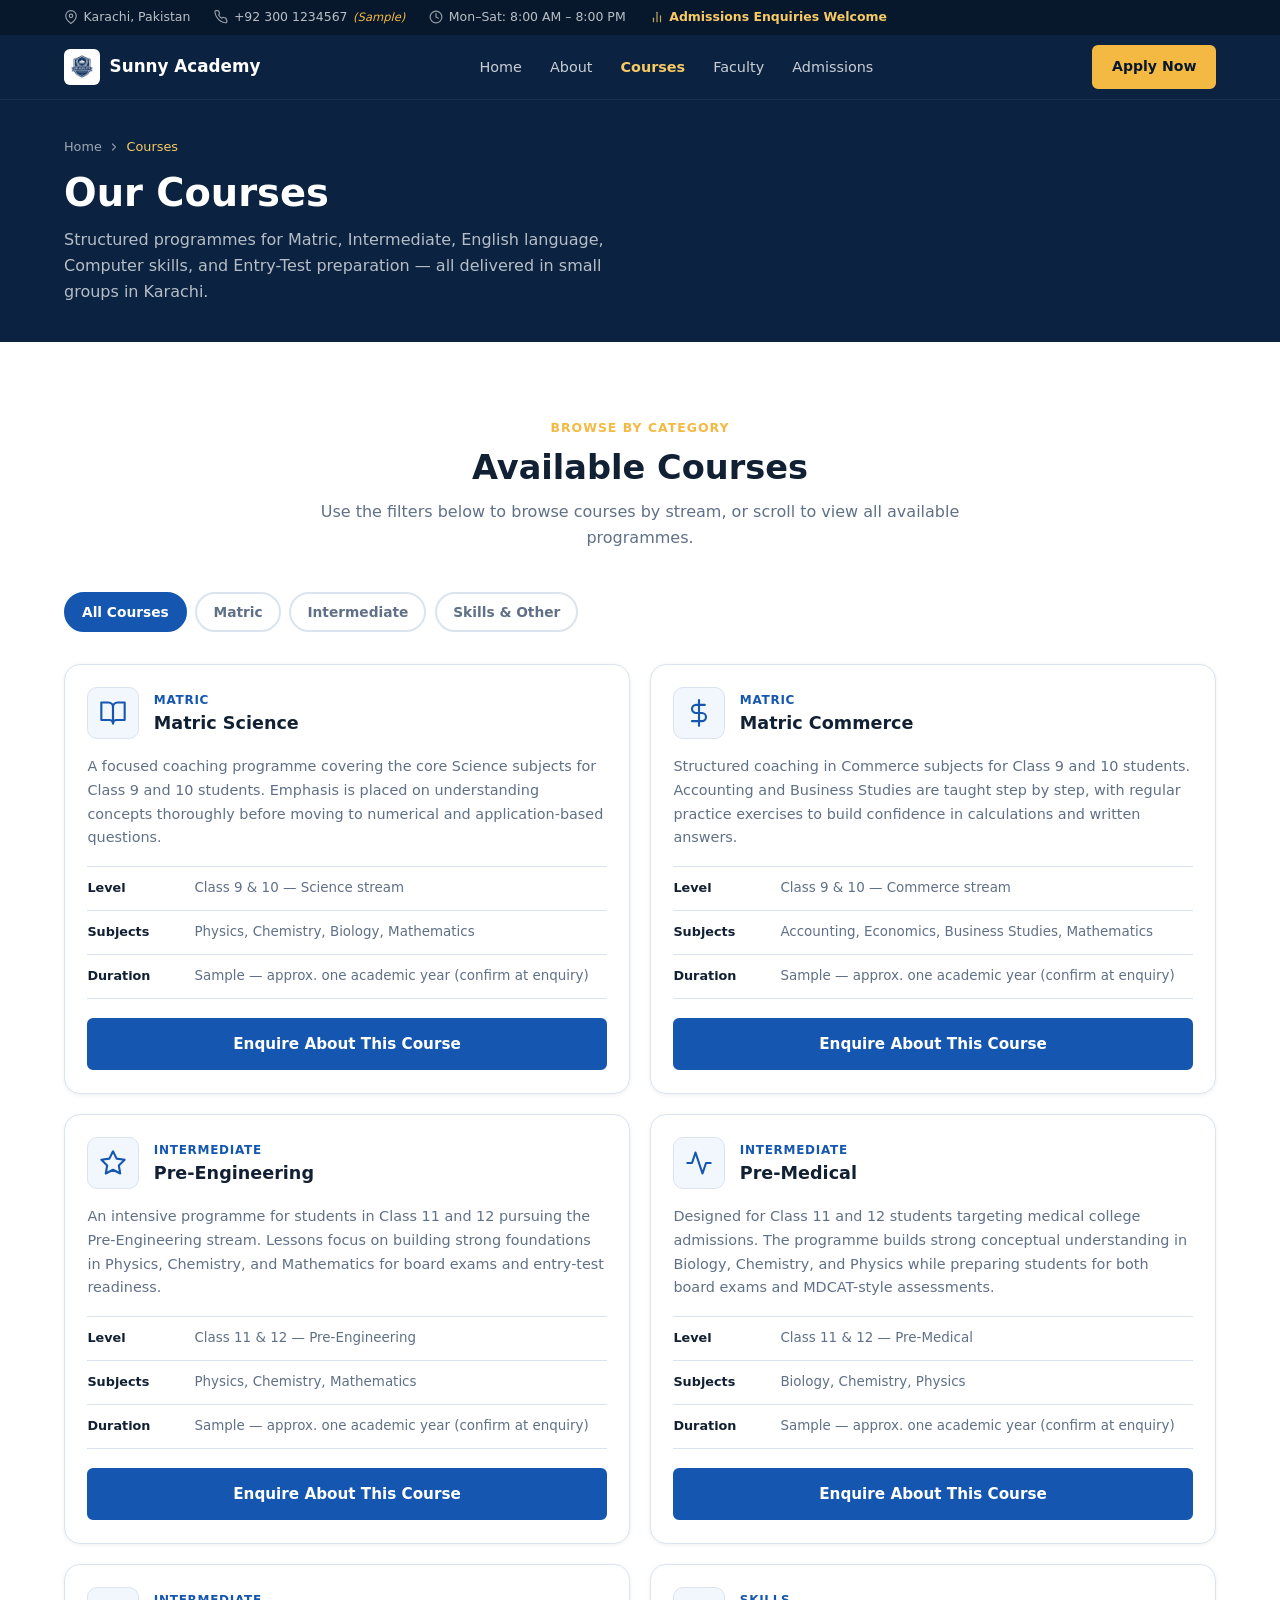
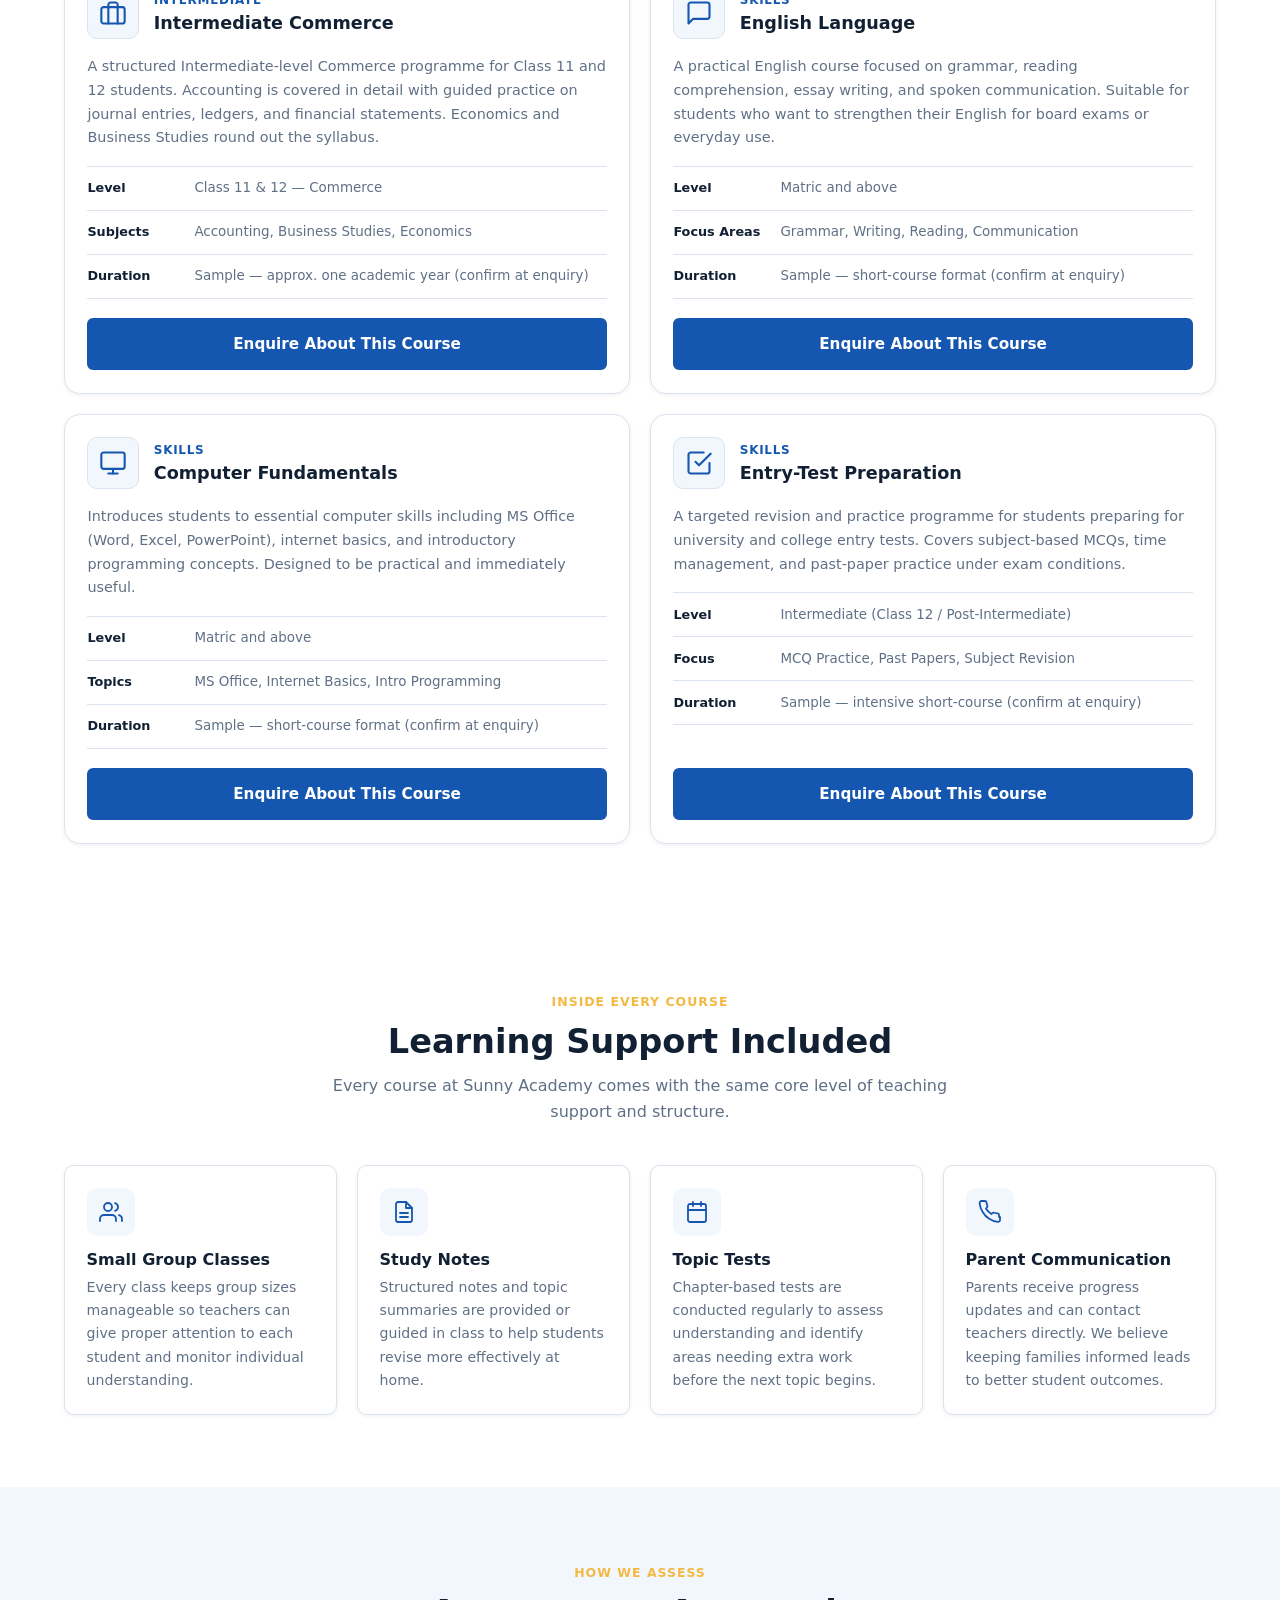
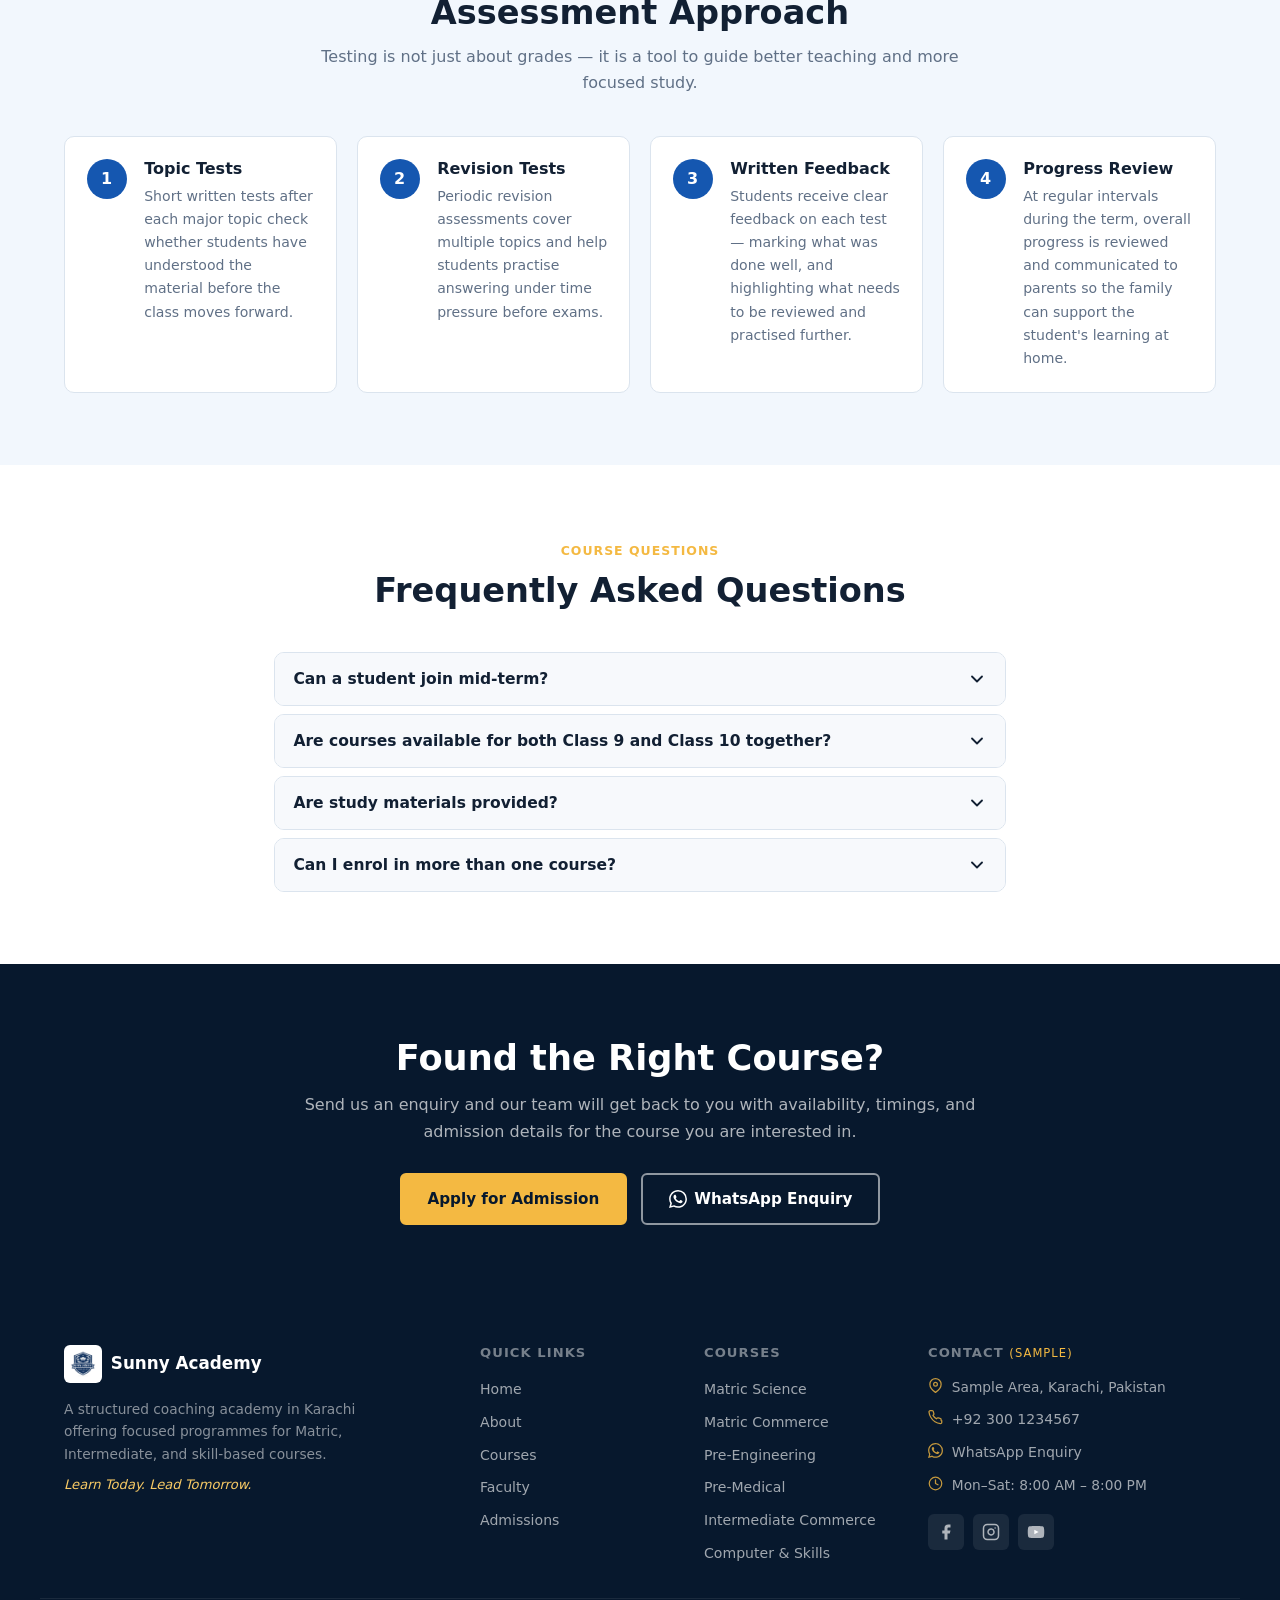
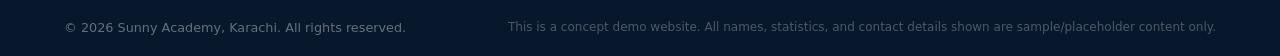
<file: courses.html>
<!DOCTYPE html>
<html lang="en">
<head>
  <meta charset="UTF-8" />
  <meta name="viewport" content="width=device-width, initial-scale=1.0" />
  <title>Courses – Matric, Intermediate &amp; Skills | Sunny Academy Karachi</title>
  <meta name="description" content="Explore Sunny Academy's coaching courses in Karachi — Matric Science, Commerce, Pre-Engineering, Pre-Medical, Intermediate Commerce, English, Computer skills, and Entry-Test Preparation." />

  <link rel="icon" href="assets/images/favicon.jpeg" type="image/jpeg" />

  <meta property="og:title" content="Courses at Sunny Academy Karachi" />
  <meta property="og:description" content="Structured coaching courses for Matric and Intermediate students in Karachi, plus English language, Computer fundamentals, and Entry-Test Prep." />
  <meta property="og:image" content="assets/images/og-cover.jpeg" />
  <meta property="og:type" content="website" />

  <link rel="stylesheet" href="assets/css/style.css" />
</head>
<body>

  <a class="skip-link" href="#main-content">Skip to main content</a>

  <!-- TOPBAR -->
  <div class="topbar" role="complementary" aria-label="Academy information">
    <div class="container topbar__inner">
      <span class="topbar__item">
        <svg width="14" height="14" viewBox="0 0 24 24" fill="none" stroke="currentColor" stroke-width="2" stroke-linecap="round" stroke-linejoin="round" aria-hidden="true"><path d="M21 10c0 7-9 13-9 13S3 17 3 10a9 9 0 0 1 18 0z"/><circle cx="12" cy="10" r="3"/></svg>
        Karachi, Pakistan
      </span>
      <span class="topbar__item">
        <svg width="14" height="14" viewBox="0 0 24 24" fill="none" stroke="currentColor" stroke-width="2" stroke-linecap="round" stroke-linejoin="round" aria-hidden="true"><path d="M22 16.92v3a2 2 0 0 1-2.18 2 19.79 19.79 0 0 1-8.63-3.07A19.5 19.5 0 0 1 4.69 12a19.79 19.79 0 0 1-3.07-8.67A2 2 0 0 1 3.59 1h3a2 2 0 0 1 2 1.72c.127.96.361 1.903.7 2.81a2 2 0 0 1-.45 2.11L7.91 8.58a16 16 0 0 0 5.51 5.51l.96-.91a2 2 0 0 1 2.11-.45c.907.339 1.85.573 2.81.7A2 2 0 0 1 21 15.5v1.42z"/></svg>
        +92 300 1234567 <em class="topbar__note">(Sample)</em>
      </span>
      <span class="topbar__item">
        <svg width="14" height="14" viewBox="0 0 24 24" fill="none" stroke="currentColor" stroke-width="2" stroke-linecap="round" stroke-linejoin="round" aria-hidden="true"><circle cx="12" cy="12" r="10"/><polyline points="12 6 12 12 16 14"/></svg>
        Mon–Sat: 8:00 AM – 8:00 PM
      </span>
      <span class="topbar__item topbar__admissions">
        <svg width="14" height="14" viewBox="0 0 24 24" fill="none" stroke="currentColor" stroke-width="2" stroke-linecap="round" stroke-linejoin="round" aria-hidden="true"><path d="M18 20V10"/><path d="M12 20V4"/><path d="M6 20v-6"/></svg>
        Admissions Enquiries Welcome
      </span>
    </div>
  </div>

  <!-- NAVBAR -->
  <header class="navbar" id="navbar" role="banner">
    <div class="container navbar__inner">
      <a href="index.html" class="navbar__brand" aria-label="Sunny Academy – home">
        <img src="assets/images/logo.jpeg" alt="Sunny Academy logo" width="40" height="40" class="navbar__logo-img" />
        <span class="navbar__brand-text">Sunny Academy</span>
      </a>
      <nav class="navbar__nav" id="primary-nav" role="navigation" aria-label="Primary navigation">
        <ul class="navbar__links" role="list">
          <li><a href="index.html" class="navbar__link">Home</a></li>
          <li><a href="about.html" class="navbar__link">About</a></li>
          <li><a href="courses.html" class="navbar__link" aria-current="page">Courses</a></li>
          <li><a href="faculty.html" class="navbar__link">Faculty</a></li>
          <li><a href="admissions.html" class="navbar__link">Admissions</a></li>
        </ul>
      </nav>
      <a href="admissions.html" class="btn btn--gold navbar__cta">Apply Now</a>
      <button class="navbar__hamburger" id="menu-toggle" aria-expanded="false" aria-controls="mobile-menu" aria-label="Open navigation menu">
        <span class="hamburger__bar"></span>
        <span class="hamburger__bar"></span>
        <span class="hamburger__bar"></span>
      </button>
    </div>
    <div class="mobile-menu" id="mobile-menu" aria-hidden="true" role="dialog" aria-label="Navigation menu">
      <nav aria-label="Mobile navigation">
        <ul class="mobile-menu__links" role="list">
          <li><a href="index.html" class="mobile-menu__link">Home</a></li>
          <li><a href="about.html" class="mobile-menu__link">About</a></li>
          <li><a href="courses.html" class="mobile-menu__link" aria-current="page">Courses</a></li>
          <li><a href="faculty.html" class="mobile-menu__link">Faculty</a></li>
          <li><a href="admissions.html" class="mobile-menu__link">Admissions</a></li>
          <li><a href="admissions.html" class="btn btn--gold mobile-menu__cta">Apply Now</a></li>
        </ul>
      </nav>
    </div>
  </header>

  <main id="main-content">

    <!-- INNER HERO -->
    <section class="inner-hero" aria-label="Courses page header">
      <div class="container">
        <div class="inner-hero__content">
          <nav class="inner-hero__breadcrumb" aria-label="Breadcrumb">
            <a href="index.html">Home</a>
            <svg width="12" height="12" viewBox="0 0 24 24" fill="none" stroke="currentColor" stroke-width="2.5" stroke-linecap="round" stroke-linejoin="round" aria-hidden="true"><polyline points="9 18 15 12 9 6"/></svg>
            <span aria-current="page">Courses</span>
          </nav>
          <h1 class="inner-hero__title">Our Courses</h1>
          <p class="inner-hero__sub">Structured programmes for Matric, Intermediate, English language, Computer skills, and Entry-Test preparation — all delivered in small groups in Karachi.</p>
        </div>
      </div>
    </section>

    <!-- COURSES SECTION -->
    <section class="section" aria-labelledby="courses-list-heading">
      <div class="container">
        <div class="section__header">
          <span class="eyebrow">Browse by Category</span>
          <h2 id="courses-list-heading" class="section__title">Available Courses</h2>
          <p class="section__subtitle">Use the filters below to browse courses by stream, or scroll to view all available programmes.</p>
        </div>

        <!-- FILTER BAR -->
        <div class="filter-bar" id="course-filters" role="group" aria-label="Filter courses by category">
          <button class="filter-btn is-active" data-filter="all" aria-pressed="true">All Courses</button>
          <button class="filter-btn" data-filter="matric" aria-pressed="false">Matric</button>
          <button class="filter-btn" data-filter="intermediate" aria-pressed="false">Intermediate</button>
          <button class="filter-btn" data-filter="skills" aria-pressed="false">Skills &amp; Other</button>
        </div>

        <!-- COURSE CARDS -->
        <div class="courses-detail-grid">

          <!-- Matric Science -->
          <div class="course-card-detail reveal" id="matric-science" data-category="matric">
            <div class="course-card-detail__header">
              <div class="course-card__icon" aria-hidden="true">
                <svg width="28" height="28" viewBox="0 0 24 24" fill="none" stroke="currentColor" stroke-width="1.8" stroke-linecap="round" stroke-linejoin="round"><path d="M2 3h6a4 4 0 0 1 4 4v14a3 3 0 0 0-3-3H2z"/><path d="M22 3h-6a4 4 0 0 0-4 4v14a3 3 0 0 1 3-3h7z"/></svg>
              </div>
              <div>
                <span class="course-card-detail__category">Matric</span>
                <h3 class="course-card-detail__title">Matric Science</h3>
              </div>
            </div>
            <p class="course-card-detail__desc">A focused coaching programme covering the core Science subjects for Class 9 and 10 students. Emphasis is placed on understanding concepts thoroughly before moving to numerical and application-based questions.</p>
            <div class="course-card-detail__meta">
              <div class="course-meta-row">
                <span class="course-meta-label">Level</span>
                <span class="course-meta-value">Class 9 &amp; 10 — Science stream</span>
              </div>
              <div class="course-meta-row">
                <span class="course-meta-label">Subjects</span>
                <span class="course-meta-value">Physics, Chemistry, Biology, Mathematics</span>
              </div>
              <div class="course-meta-row">
                <span class="course-meta-label">Duration</span>
                <span class="course-meta-value">Sample — approx. one academic year (confirm at enquiry)</span>
              </div>
            </div>
            <a href="admissions.html?course=Matric%20Science" class="btn btn--primary course-card-detail__btn">Enquire About This Course</a>
          </div>

          <!-- Matric Commerce -->
          <div class="course-card-detail reveal" id="matric-commerce" data-category="matric">
            <div class="course-card-detail__header">
              <div class="course-card__icon" aria-hidden="true">
                <svg width="28" height="28" viewBox="0 0 24 24" fill="none" stroke="currentColor" stroke-width="1.8" stroke-linecap="round" stroke-linejoin="round"><line x1="12" y1="1" x2="12" y2="23"/><path d="M17 5H9.5a3.5 3.5 0 0 0 0 7h5a3.5 3.5 0 0 1 0 7H6"/></svg>
              </div>
              <div>
                <span class="course-card-detail__category">Matric</span>
                <h3 class="course-card-detail__title">Matric Commerce</h3>
              </div>
            </div>
            <p class="course-card-detail__desc">Structured coaching in Commerce subjects for Class 9 and 10 students. Accounting and Business Studies are taught step by step, with regular practice exercises to build confidence in calculations and written answers.</p>
            <div class="course-card-detail__meta">
              <div class="course-meta-row">
                <span class="course-meta-label">Level</span>
                <span class="course-meta-value">Class 9 &amp; 10 — Commerce stream</span>
              </div>
              <div class="course-meta-row">
                <span class="course-meta-label">Subjects</span>
                <span class="course-meta-value">Accounting, Economics, Business Studies, Mathematics</span>
              </div>
              <div class="course-meta-row">
                <span class="course-meta-label">Duration</span>
                <span class="course-meta-value">Sample — approx. one academic year (confirm at enquiry)</span>
              </div>
            </div>
            <a href="admissions.html?course=Matric%20Commerce" class="btn btn--primary course-card-detail__btn">Enquire About This Course</a>
          </div>

          <!-- Pre-Engineering -->
          <div class="course-card-detail reveal" id="pre-engineering" data-category="intermediate">
            <div class="course-card-detail__header">
              <div class="course-card__icon" aria-hidden="true">
                <svg width="28" height="28" viewBox="0 0 24 24" fill="none" stroke="currentColor" stroke-width="1.8" stroke-linecap="round" stroke-linejoin="round"><polygon points="12 2 15.09 8.26 22 9.27 17 14.14 18.18 21.02 12 17.77 5.82 21.02 7 14.14 2 9.27 8.91 8.26 12 2"/></svg>
              </div>
              <div>
                <span class="course-card-detail__category">Intermediate</span>
                <h3 class="course-card-detail__title">Pre-Engineering</h3>
              </div>
            </div>
            <p class="course-card-detail__desc">An intensive programme for students in Class 11 and 12 pursuing the Pre-Engineering stream. Lessons focus on building strong foundations in Physics, Chemistry, and Mathematics for board exams and entry-test readiness.</p>
            <div class="course-card-detail__meta">
              <div class="course-meta-row">
                <span class="course-meta-label">Level</span>
                <span class="course-meta-value">Class 11 &amp; 12 — Pre-Engineering</span>
              </div>
              <div class="course-meta-row">
                <span class="course-meta-label">Subjects</span>
                <span class="course-meta-value">Physics, Chemistry, Mathematics</span>
              </div>
              <div class="course-meta-row">
                <span class="course-meta-label">Duration</span>
                <span class="course-meta-value">Sample — approx. one academic year (confirm at enquiry)</span>
              </div>
            </div>
            <a href="admissions.html?course=Pre-Engineering" class="btn btn--primary course-card-detail__btn">Enquire About This Course</a>
          </div>

          <!-- Pre-Medical -->
          <div class="course-card-detail reveal" id="pre-medical" data-category="intermediate">
            <div class="course-card-detail__header">
              <div class="course-card__icon" aria-hidden="true">
                <svg width="28" height="28" viewBox="0 0 24 24" fill="none" stroke="currentColor" stroke-width="1.8" stroke-linecap="round" stroke-linejoin="round"><path d="M22 12h-4l-3 9L9 3l-3 9H2"/></svg>
              </div>
              <div>
                <span class="course-card-detail__category">Intermediate</span>
                <h3 class="course-card-detail__title">Pre-Medical</h3>
              </div>
            </div>
            <p class="course-card-detail__desc">Designed for Class 11 and 12 students targeting medical college admissions. The programme builds strong conceptual understanding in Biology, Chemistry, and Physics while preparing students for both board exams and MDCAT-style assessments.</p>
            <div class="course-card-detail__meta">
              <div class="course-meta-row">
                <span class="course-meta-label">Level</span>
                <span class="course-meta-value">Class 11 &amp; 12 — Pre-Medical</span>
              </div>
              <div class="course-meta-row">
                <span class="course-meta-label">Subjects</span>
                <span class="course-meta-value">Biology, Chemistry, Physics</span>
              </div>
              <div class="course-meta-row">
                <span class="course-meta-label">Duration</span>
                <span class="course-meta-value">Sample — approx. one academic year (confirm at enquiry)</span>
              </div>
            </div>
            <a href="admissions.html?course=Pre-Medical" class="btn btn--primary course-card-detail__btn">Enquire About This Course</a>
          </div>

          <!-- Intermediate Commerce -->
          <div class="course-card-detail reveal" id="inter-commerce" data-category="intermediate">
            <div class="course-card-detail__header">
              <div class="course-card__icon" aria-hidden="true">
                <svg width="28" height="28" viewBox="0 0 24 24" fill="none" stroke="currentColor" stroke-width="1.8" stroke-linecap="round" stroke-linejoin="round"><rect x="2" y="7" width="20" height="14" rx="2" ry="2"/><path d="M16 21V5a2 2 0 0 0-2-2h-4a2 2 0 0 0-2 2v16"/></svg>
              </div>
              <div>
                <span class="course-card-detail__category">Intermediate</span>
                <h3 class="course-card-detail__title">Intermediate Commerce</h3>
              </div>
            </div>
            <p class="course-card-detail__desc">A structured Intermediate-level Commerce programme for Class 11 and 12 students. Accounting is covered in detail with guided practice on journal entries, ledgers, and financial statements. Economics and Business Studies round out the syllabus.</p>
            <div class="course-card-detail__meta">
              <div class="course-meta-row">
                <span class="course-meta-label">Level</span>
                <span class="course-meta-value">Class 11 &amp; 12 — Commerce</span>
              </div>
              <div class="course-meta-row">
                <span class="course-meta-label">Subjects</span>
                <span class="course-meta-value">Accounting, Business Studies, Economics</span>
              </div>
              <div class="course-meta-row">
                <span class="course-meta-label">Duration</span>
                <span class="course-meta-value">Sample — approx. one academic year (confirm at enquiry)</span>
              </div>
            </div>
            <a href="admissions.html?course=Intermediate%20Commerce" class="btn btn--primary course-card-detail__btn">Enquire About This Course</a>
          </div>

          <!-- English Language -->
          <div class="course-card-detail reveal" id="english-language" data-category="skills">
            <div class="course-card-detail__header">
              <div class="course-card__icon" aria-hidden="true">
                <svg width="28" height="28" viewBox="0 0 24 24" fill="none" stroke="currentColor" stroke-width="1.8" stroke-linecap="round" stroke-linejoin="round"><path d="M21 15a2 2 0 0 1-2 2H7l-4 4V5a2 2 0 0 1 2-2h14a2 2 0 0 1 2 2z"/></svg>
              </div>
              <div>
                <span class="course-card-detail__category">Skills</span>
                <h3 class="course-card-detail__title">English Language</h3>
              </div>
            </div>
            <p class="course-card-detail__desc">A practical English course focused on grammar, reading comprehension, essay writing, and spoken communication. Suitable for students who want to strengthen their English for board exams or everyday use.</p>
            <div class="course-card-detail__meta">
              <div class="course-meta-row">
                <span class="course-meta-label">Level</span>
                <span class="course-meta-value">Matric and above</span>
              </div>
              <div class="course-meta-row">
                <span class="course-meta-label">Focus Areas</span>
                <span class="course-meta-value">Grammar, Writing, Reading, Communication</span>
              </div>
              <div class="course-meta-row">
                <span class="course-meta-label">Duration</span>
                <span class="course-meta-value">Sample — short-course format (confirm at enquiry)</span>
              </div>
            </div>
            <a href="admissions.html?course=English%20Language" class="btn btn--primary course-card-detail__btn">Enquire About This Course</a>
          </div>

          <!-- Computer Fundamentals -->
          <div class="course-card-detail reveal" id="computer-skills" data-category="skills">
            <div class="course-card-detail__header">
              <div class="course-card__icon" aria-hidden="true">
                <svg width="28" height="28" viewBox="0 0 24 24" fill="none" stroke="currentColor" stroke-width="1.8" stroke-linecap="round" stroke-linejoin="round"><rect x="2" y="3" width="20" height="14" rx="2" ry="2"/><line x1="8" y1="21" x2="16" y2="21"/><line x1="12" y1="17" x2="12" y2="21"/></svg>
              </div>
              <div>
                <span class="course-card-detail__category">Skills</span>
                <h3 class="course-card-detail__title">Computer Fundamentals</h3>
              </div>
            </div>
            <p class="course-card-detail__desc">Introduces students to essential computer skills including MS Office (Word, Excel, PowerPoint), internet basics, and introductory programming concepts. Designed to be practical and immediately useful.</p>
            <div class="course-card-detail__meta">
              <div class="course-meta-row">
                <span class="course-meta-label">Level</span>
                <span class="course-meta-value">Matric and above</span>
              </div>
              <div class="course-meta-row">
                <span class="course-meta-label">Topics</span>
                <span class="course-meta-value">MS Office, Internet Basics, Intro Programming</span>
              </div>
              <div class="course-meta-row">
                <span class="course-meta-label">Duration</span>
                <span class="course-meta-value">Sample — short-course format (confirm at enquiry)</span>
              </div>
            </div>
            <a href="admissions.html?course=Computer%20Fundamentals" class="btn btn--primary course-card-detail__btn">Enquire About This Course</a>
          </div>

          <!-- Entry-Test Preparation -->
          <div class="course-card-detail reveal" id="entry-test" data-category="skills">
            <div class="course-card-detail__header">
              <div class="course-card__icon" aria-hidden="true">
                <svg width="28" height="28" viewBox="0 0 24 24" fill="none" stroke="currentColor" stroke-width="1.8" stroke-linecap="round" stroke-linejoin="round"><path d="M9 11l3 3L22 4"/><path d="M21 12v7a2 2 0 0 1-2 2H5a2 2 0 0 1-2-2V5a2 2 0 0 1 2-2h11"/></svg>
              </div>
              <div>
                <span class="course-card-detail__category">Skills</span>
                <h3 class="course-card-detail__title">Entry-Test Preparation</h3>
              </div>
            </div>
            <p class="course-card-detail__desc">A targeted revision and practice programme for students preparing for university and college entry tests. Covers subject-based MCQs, time management, and past-paper practice under exam conditions.</p>
            <div class="course-card-detail__meta">
              <div class="course-meta-row">
                <span class="course-meta-label">Level</span>
                <span class="course-meta-value">Intermediate (Class 12 / Post-Intermediate)</span>
              </div>
              <div class="course-meta-row">
                <span class="course-meta-label">Focus</span>
                <span class="course-meta-value">MCQ Practice, Past Papers, Subject Revision</span>
              </div>
              <div class="course-meta-row">
                <span class="course-meta-label">Duration</span>
                <span class="course-meta-value">Sample — intensive short-course (confirm at enquiry)</span>
              </div>
            </div>
            <a href="admissions.html?course=Entry-Test%20Preparation" class="btn btn--primary course-card-detail__btn">Enquire About This Course</a>
          </div>

        </div>
      </div>
    </section>

    <!-- LEARNING SUPPORT -->
    <section class="section support-section" aria-labelledby="learning-support-heading">
      <div class="container">
        <div class="section__header">
          <span class="eyebrow">Inside Every Course</span>
          <h2 id="learning-support-heading" class="section__title">Learning Support Included</h2>
          <p class="section__subtitle">Every course at Sunny Academy comes with the same core level of teaching support and structure.</p>
        </div>
        <div class="support-grid">
          <div class="support-card reveal">
            <div class="support-card__icon" aria-hidden="true">
              <svg width="24" height="24" viewBox="0 0 24 24" fill="none" stroke="currentColor" stroke-width="1.8" stroke-linecap="round" stroke-linejoin="round"><path d="M17 21v-2a4 4 0 0 0-4-4H5a4 4 0 0 0-4 4v2"/><circle cx="9" cy="7" r="4"/><path d="M23 21v-2a4 4 0 0 0-3-3.87"/><path d="M16 3.13a4 4 0 0 1 0 7.75"/></svg>
            </div>
            <h3 class="support-card__title">Small Group Classes</h3>
            <p class="support-card__text">Every class keeps group sizes manageable so teachers can give proper attention to each student and monitor individual understanding.</p>
          </div>
          <div class="support-card reveal">
            <div class="support-card__icon" aria-hidden="true">
              <svg width="24" height="24" viewBox="0 0 24 24" fill="none" stroke="currentColor" stroke-width="1.8" stroke-linecap="round" stroke-linejoin="round"><path d="M14 2H6a2 2 0 0 0-2 2v16a2 2 0 0 0 2 2h12a2 2 0 0 0 2-2V8z"/><polyline points="14 2 14 8 20 8"/><line x1="16" y1="13" x2="8" y2="13"/><line x1="16" y1="17" x2="8" y2="17"/></svg>
            </div>
            <h3 class="support-card__title">Study Notes</h3>
            <p class="support-card__text">Structured notes and topic summaries are provided or guided in class to help students revise more effectively at home.</p>
          </div>
          <div class="support-card reveal">
            <div class="support-card__icon" aria-hidden="true">
              <svg width="24" height="24" viewBox="0 0 24 24" fill="none" stroke="currentColor" stroke-width="1.8" stroke-linecap="round" stroke-linejoin="round"><rect x="3" y="4" width="18" height="18" rx="2" ry="2"/><line x1="16" y1="2" x2="16" y2="6"/><line x1="8" y1="2" x2="8" y2="6"/><line x1="3" y1="10" x2="21" y2="10"/></svg>
            </div>
            <h3 class="support-card__title">Topic Tests</h3>
            <p class="support-card__text">Chapter-based tests are conducted regularly to assess understanding and identify areas needing extra work before the next topic begins.</p>
          </div>
          <div class="support-card reveal">
            <div class="support-card__icon" aria-hidden="true">
              <svg width="24" height="24" viewBox="0 0 24 24" fill="none" stroke="currentColor" stroke-width="1.8" stroke-linecap="round" stroke-linejoin="round"><path d="M22 16.92v3a2 2 0 0 1-2.18 2 19.79 19.79 0 0 1-8.63-3.07A19.5 19.5 0 0 1 4.69 12a19.79 19.79 0 0 1-3.07-8.67A2 2 0 0 1 3.59 1h3a2 2 0 0 1 2 1.72c.127.96.361 1.903.7 2.81a2 2 0 0 1-.45 2.11L7.91 8.58a16 16 0 0 0 5.51 5.51l.96-.91a2 2 0 0 1 2.11-.45c.907.339 1.85.573 2.81.7A2 2 0 0 1 21 15.5v1.42z"/></svg>
            </div>
            <h3 class="support-card__title">Parent Communication</h3>
            <p class="support-card__text">Parents receive progress updates and can contact teachers directly. We believe keeping families informed leads to better student outcomes.</p>
          </div>
        </div>
      </div>
    </section>

    <!-- ASSESSMENT APPROACH -->
    <section class="section process-section" aria-labelledby="assessment-heading">
      <div class="container">
        <div class="section__header">
          <span class="eyebrow">How We Assess</span>
          <h2 id="assessment-heading" class="section__title">Assessment Approach</h2>
          <p class="section__subtitle">Testing is not just about grades — it is a tool to guide better teaching and more focused study.</p>
        </div>
        <div class="process-steps">
          <div class="process-step reveal">
            <div class="process-step__number" aria-hidden="true">1</div>
            <div class="process-step__content">
              <h3 class="process-step__title">Topic Tests</h3>
              <p class="process-step__text">Short written tests after each major topic check whether students have understood the material before the class moves forward.</p>
            </div>
          </div>
          <div class="process-step reveal">
            <div class="process-step__number" aria-hidden="true">2</div>
            <div class="process-step__content">
              <h3 class="process-step__title">Revision Tests</h3>
              <p class="process-step__text">Periodic revision assessments cover multiple topics and help students practise answering under time pressure before exams.</p>
            </div>
          </div>
          <div class="process-step reveal">
            <div class="process-step__number" aria-hidden="true">3</div>
            <div class="process-step__content">
              <h3 class="process-step__title">Written Feedback</h3>
              <p class="process-step__text">Students receive clear feedback on each test — marking what was done well, and highlighting what needs to be reviewed and practised further.</p>
            </div>
          </div>
          <div class="process-step reveal">
            <div class="process-step__number" aria-hidden="true">4</div>
            <div class="process-step__content">
              <h3 class="process-step__title">Progress Review</h3>
              <p class="process-step__text">At regular intervals during the term, overall progress is reviewed and communicated to parents so the family can support the student's learning at home.</p>
            </div>
          </div>
        </div>
      </div>
    </section>

    <!-- COURSE FAQ -->
    <section class="section faq-section" aria-labelledby="course-faq-heading">
      <div class="container faq-section__inner">
        <div class="section__header">
          <span class="eyebrow">Course Questions</span>
          <h2 id="course-faq-heading" class="section__title">Frequently Asked Questions</h2>
        </div>
        <div class="faq-list">

          <div class="faq-item">
            <button class="faq-question" aria-expanded="false" aria-controls="cfaq-1">
              Can a student join mid-term?
              <svg class="faq-icon" width="20" height="20" viewBox="0 0 24 24" fill="none" stroke="currentColor" stroke-width="2.2" stroke-linecap="round" stroke-linejoin="round" aria-hidden="true"><polyline points="6 9 12 15 18 9"/></svg>
            </button>
            <div class="faq-answer" id="cfaq-1" hidden>
              <p>This depends on the course and how much of the syllabus has already been covered. Please contact us directly and we will advise whether joining mid-term is practical for the course you are interested in.</p>
            </div>
          </div>

          <div class="faq-item">
            <button class="faq-question" aria-expanded="false" aria-controls="cfaq-2">
              Are courses available for both Class 9 and Class 10 together?
              <svg class="faq-icon" width="20" height="20" viewBox="0 0 24 24" fill="none" stroke="currentColor" stroke-width="2.2" stroke-linecap="round" stroke-linejoin="round" aria-hidden="true"><polyline points="6 9 12 15 18 9"/></svg>
            </button>
            <div class="faq-answer" id="cfaq-2" hidden>
              <p>Group arrangements vary by course and current enrolment. Some courses run separate groups for Class 9 and Class 10, while others may be combined depending on the time of year. Contact us to find out the current group structure.</p>
            </div>
          </div>

          <div class="faq-item">
            <button class="faq-question" aria-expanded="false" aria-controls="cfaq-3">
              Are study materials provided?
              <svg class="faq-icon" width="20" height="20" viewBox="0 0 24 24" fill="none" stroke="currentColor" stroke-width="2.2" stroke-linecap="round" stroke-linejoin="round" aria-hidden="true"><polyline points="6 9 12 15 18 9"/></svg>
            </button>
            <div class="faq-answer" id="cfaq-3" hidden>
              <p>Teachers provide structured notes and guidance during class. Whether printed materials are included depends on the course. Please ask during your enquiry for details specific to the programme you are considering.</p>
            </div>
          </div>

          <div class="faq-item">
            <button class="faq-question" aria-expanded="false" aria-controls="cfaq-4">
              Can I enrol in more than one course?
              <svg class="faq-icon" width="20" height="20" viewBox="0 0 24 24" fill="none" stroke="currentColor" stroke-width="2.2" stroke-linecap="round" stroke-linejoin="round" aria-hidden="true"><polyline points="6 9 12 15 18 9"/></svg>
            </button>
            <div class="faq-answer" id="cfaq-4" hidden>
              <p>Yes, students may enrol in multiple courses where timings do not overlap. Our team will help you identify a schedule that works for your subject requirements and availability.</p>
            </div>
          </div>

        </div>
      </div>
    </section>

    <!-- CTA -->
    <section class="section cta-section" aria-labelledby="courses-cta-heading">
      <div class="container cta-section__inner">
        <div class="cta-section__content">
          <h2 id="courses-cta-heading" class="cta-section__title">Found the Right Course?</h2>
          <p class="cta-section__text">Send us an enquiry and our team will get back to you with availability, timings, and admission details for the course you are interested in.</p>
          <div class="cta-section__actions">
            <a href="admissions.html" class="btn btn--gold">Apply for Admission</a>
            <a href="https://wa.me/923001234567?text=Hello%2C%20I%20would%20like%20to%20enquire%20about%20a%20course%20at%20Sunny%20Academy." class="btn btn--outline-light" target="_blank" rel="noopener noreferrer">
              <svg width="18" height="18" viewBox="0 0 24 24" fill="currentColor" aria-hidden="true"><path d="M17.472 14.382c-.297-.149-1.758-.867-2.03-.967-.273-.099-.471-.148-.67.15-.197.297-.767.966-.94 1.164-.173.199-.347.223-.644.075-.297-.15-1.255-.463-2.39-1.475-.883-.788-1.48-1.761-1.653-2.059-.173-.297-.018-.458.13-.606.134-.133.298-.347.446-.52.149-.174.198-.298.298-.497.099-.198.05-.371-.025-.52-.075-.149-.669-1.612-.916-2.207-.242-.579-.487-.5-.669-.51-.173-.008-.371-.01-.57-.01-.198 0-.52.074-.792.372-.272.297-1.04 1.016-1.04 2.479 0 1.462 1.065 2.875 1.213 3.074.149.198 2.096 3.2 5.077 4.487.709.306 1.262.489 1.694.625.712.227 1.36.195 1.871.118.571-.085 1.758-.719 2.006-1.413.248-.694.248-1.289.173-1.413-.074-.124-.272-.198-.57-.347m-5.421 7.403h-.004a9.87 9.87 0 0 1-5.031-1.378l-.361-.214-3.741.982.998-3.648-.235-.374a9.86 9.86 0 0 1-1.51-5.26c.001-5.45 4.436-9.884 9.888-9.884 2.64 0 5.122 1.03 6.988 2.898a9.825 9.825 0 0 1 2.893 6.994c-.003 5.45-4.437 9.884-9.885 9.884m8.413-18.297A11.815 11.815 0 0 0 12.05 0C5.495 0 .16 5.335.157 11.892c0 2.096.547 4.142 1.588 5.945L.057 24l6.305-1.654a11.882 11.882 0 0 0 5.683 1.448h.005c6.554 0 11.89-5.335 11.893-11.893a11.821 11.821 0 0 0-3.48-8.413z"/></svg>
              WhatsApp Enquiry
            </a>
          </div>
        </div>
      </div>
    </section>

  </main>

  <!-- FOOTER -->
  <footer class="footer" role="contentinfo">
    <div class="container footer__inner">
      <div class="footer__col footer__col--brand">
        <a href="index.html" class="footer__brand-link" aria-label="Sunny Academy home">
          <img src="assets/images/logo.jpeg" alt="Sunny Academy" width="40" height="40" loading="lazy" class="footer__logo" />
          <span class="footer__brand-name">Sunny Academy</span>
        </a>
        <p class="footer__desc">A structured coaching academy in Karachi offering focused programmes for Matric, Intermediate, and skill-based courses.</p>
        <p class="footer__tagline"><em>Learn Today. Lead Tomorrow.</em></p>
      </div>
      <div class="footer__col">
        <h3 class="footer__heading">Quick Links</h3>
        <ul class="footer__links" role="list">
          <li><a href="index.html" class="footer__link">Home</a></li>
          <li><a href="about.html" class="footer__link">About</a></li>
          <li><a href="courses.html" class="footer__link">Courses</a></li>
          <li><a href="faculty.html" class="footer__link">Faculty</a></li>
          <li><a href="admissions.html" class="footer__link">Admissions</a></li>
        </ul>
      </div>
      <div class="footer__col">
        <h3 class="footer__heading">Courses</h3>
        <ul class="footer__links" role="list">
          <li><a href="courses.html#matric-science" class="footer__link">Matric Science</a></li>
          <li><a href="courses.html#matric-commerce" class="footer__link">Matric Commerce</a></li>
          <li><a href="courses.html#pre-engineering" class="footer__link">Pre-Engineering</a></li>
          <li><a href="courses.html#pre-medical" class="footer__link">Pre-Medical</a></li>
          <li><a href="courses.html#inter-commerce" class="footer__link">Intermediate Commerce</a></li>
          <li><a href="courses.html#computer-skills" class="footer__link">Computer &amp; Skills</a></li>
        </ul>
      </div>
      <div class="footer__col">
        <h3 class="footer__heading">Contact <em class="footer__sample-note">(Sample)</em></h3>
        <address class="footer__contact">
          <p class="footer__contact-item">
            <svg width="15" height="15" viewBox="0 0 24 24" fill="none" stroke="currentColor" stroke-width="2" stroke-linecap="round" stroke-linejoin="round" aria-hidden="true"><path d="M21 10c0 7-9 13-9 13S3 17 3 10a9 9 0 0 1 18 0z"/><circle cx="12" cy="10" r="3"/></svg>
            Sample Area, Karachi, Pakistan
          </p>
          <p class="footer__contact-item">
            <svg width="15" height="15" viewBox="0 0 24 24" fill="none" stroke="currentColor" stroke-width="2" stroke-linecap="round" stroke-linejoin="round" aria-hidden="true"><path d="M22 16.92v3a2 2 0 0 1-2.18 2 19.79 19.79 0 0 1-8.63-3.07A19.5 19.5 0 0 1 4.69 12a19.79 19.79 0 0 1-3.07-8.67A2 2 0 0 1 3.59 1h3a2 2 0 0 1 2 1.72c.127.96.361 1.903.7 2.81a2 2 0 0 1-.45 2.11L7.91 8.58a16 16 0 0 0 5.51 5.51l.96-.91a2 2 0 0 1 2.11-.45c.907.339 1.85.573 2.81.7A2 2 0 0 1 21 15.5v1.42z"/></svg>
            <a href="tel:+923001234567" class="footer__link">+92 300 1234567</a>
          </p>
          <p class="footer__contact-item">
            <svg width="15" height="15" viewBox="0 0 24 24" fill="currentColor" aria-hidden="true"><path d="M17.472 14.382c-.297-.149-1.758-.867-2.03-.967-.273-.099-.471-.148-.67.15-.197.297-.767.966-.94 1.164-.173.199-.347.223-.644.075-.297-.15-1.255-.463-2.39-1.475-.883-.788-1.48-1.761-1.653-2.059-.173-.297-.018-.458.13-.606.134-.133.298-.347.446-.52.149-.174.198-.298.298-.497.099-.198.05-.371-.025-.52-.075-.149-.669-1.612-.916-2.207-.242-.579-.487-.5-.669-.51-.173-.008-.371-.01-.57-.01-.198 0-.52.074-.792.372-.272.297-1.04 1.016-1.04 2.479 0 1.462 1.065 2.875 1.213 3.074.149.198 2.096 3.2 5.077 4.487.709.306 1.262.489 1.694.625.712.227 1.36.195 1.871.118.571-.085 1.758-.719 2.006-1.413.248-.694.248-1.289.173-1.413-.074-.124-.272-.198-.57-.347m-5.421 7.403h-.004a9.87 9.87 0 0 1-5.031-1.378l-.361-.214-3.741.982.998-3.648-.235-.374a9.86 9.86 0 0 1-1.51-5.26c.001-5.45 4.436-9.884 9.888-9.884 2.64 0 5.122 1.03 6.988 2.898a9.825 9.825 0 0 1 2.893 6.994c-.003 5.45-4.437 9.884-9.885 9.884m8.413-18.297A11.815 11.815 0 0 0 12.05 0C5.495 0 .16 5.335.157 11.892c0 2.096.547 4.142 1.588 5.945L.057 24l6.305-1.654a11.882 11.882 0 0 0 5.683 1.448h.005c6.554 0 11.89-5.335 11.893-11.893a11.821 11.821 0 0 0-3.48-8.413z"/></svg>
            <a href="https://wa.me/923001234567" class="footer__link" target="_blank" rel="noopener noreferrer">WhatsApp Enquiry</a>
          </p>
          <p class="footer__contact-item">
            <svg width="15" height="15" viewBox="0 0 24 24" fill="none" stroke="currentColor" stroke-width="2" stroke-linecap="round" stroke-linejoin="round" aria-hidden="true"><circle cx="12" cy="12" r="10"/><polyline points="12 6 12 12 16 14"/></svg>
            Mon–Sat: 8:00 AM – 8:00 PM
          </p>
        </address>
        <div class="footer__social" aria-label="Social media placeholders">
          <a href="#" class="footer__social-link" aria-label="Facebook (link not yet set up)">
            <svg width="18" height="18" viewBox="0 0 24 24" fill="currentColor" aria-hidden="true"><path d="M18 2h-3a5 5 0 0 0-5 5v3H7v4h3v8h4v-8h3l1-4h-4V7a1 1 0 0 1 1-1h3z"/></svg>
          </a>
          <a href="#" class="footer__social-link" aria-label="Instagram (link not yet set up)">
            <svg width="18" height="18" viewBox="0 0 24 24" fill="none" stroke="currentColor" stroke-width="2" stroke-linecap="round" stroke-linejoin="round" aria-hidden="true"><rect x="2" y="2" width="20" height="20" rx="5" ry="5"/><path d="M16 11.37A4 4 0 1 1 12.63 8 4 4 0 0 1 16 11.37z"/><line x1="17.5" y1="6.5" x2="17.51" y2="6.5"/></svg>
          </a>
          <a href="#" class="footer__social-link" aria-label="YouTube (link not yet set up)">
            <svg width="18" height="18" viewBox="0 0 24 24" fill="currentColor" aria-hidden="true"><path d="M22.54 6.42a2.78 2.78 0 0 0-1.95-1.96C18.88 4 12 4 12 4s-6.88 0-8.59.46a2.78 2.78 0 0 0-1.95 1.96A29 29 0 0 0 1 12a29 29 0 0 0 .46 5.58A2.78 2.78 0 0 0 3.41 19.6C5.12 20 12 20 12 20s6.88 0 8.59-.46a2.78 2.78 0 0 0 1.95-1.95A29 29 0 0 0 23 12a29 29 0 0 0-.46-5.58z"/><polygon fill="#fff" points="9.75 15.02 15.5 12 9.75 8.98 9.75 15.02"/></svg>
          </a>
        </div>
      </div>
    </div>
    <div class="footer__bottom">
      <div class="container footer__bottom-inner">
        <p class="footer__copyright">&copy; <span id="footer-year">2024</span> Sunny Academy, Karachi. All rights reserved.</p>
        <p class="footer__disclaimer">This is a concept demo website. All names, statistics, and contact details shown are sample/placeholder content only.</p>
      </div>
    </div>
  </footer>

  <button class="back-to-top" id="back-to-top" aria-label="Back to top" hidden>
    <svg width="20" height="20" viewBox="0 0 24 24" fill="none" stroke="currentColor" stroke-width="2.5" stroke-linecap="round" stroke-linejoin="round" aria-hidden="true"><polyline points="18 15 12 9 6 15"/></svg>
  </button>

  <script src="assets/js/script.js" defer></script>
</body>
</html>
</file>
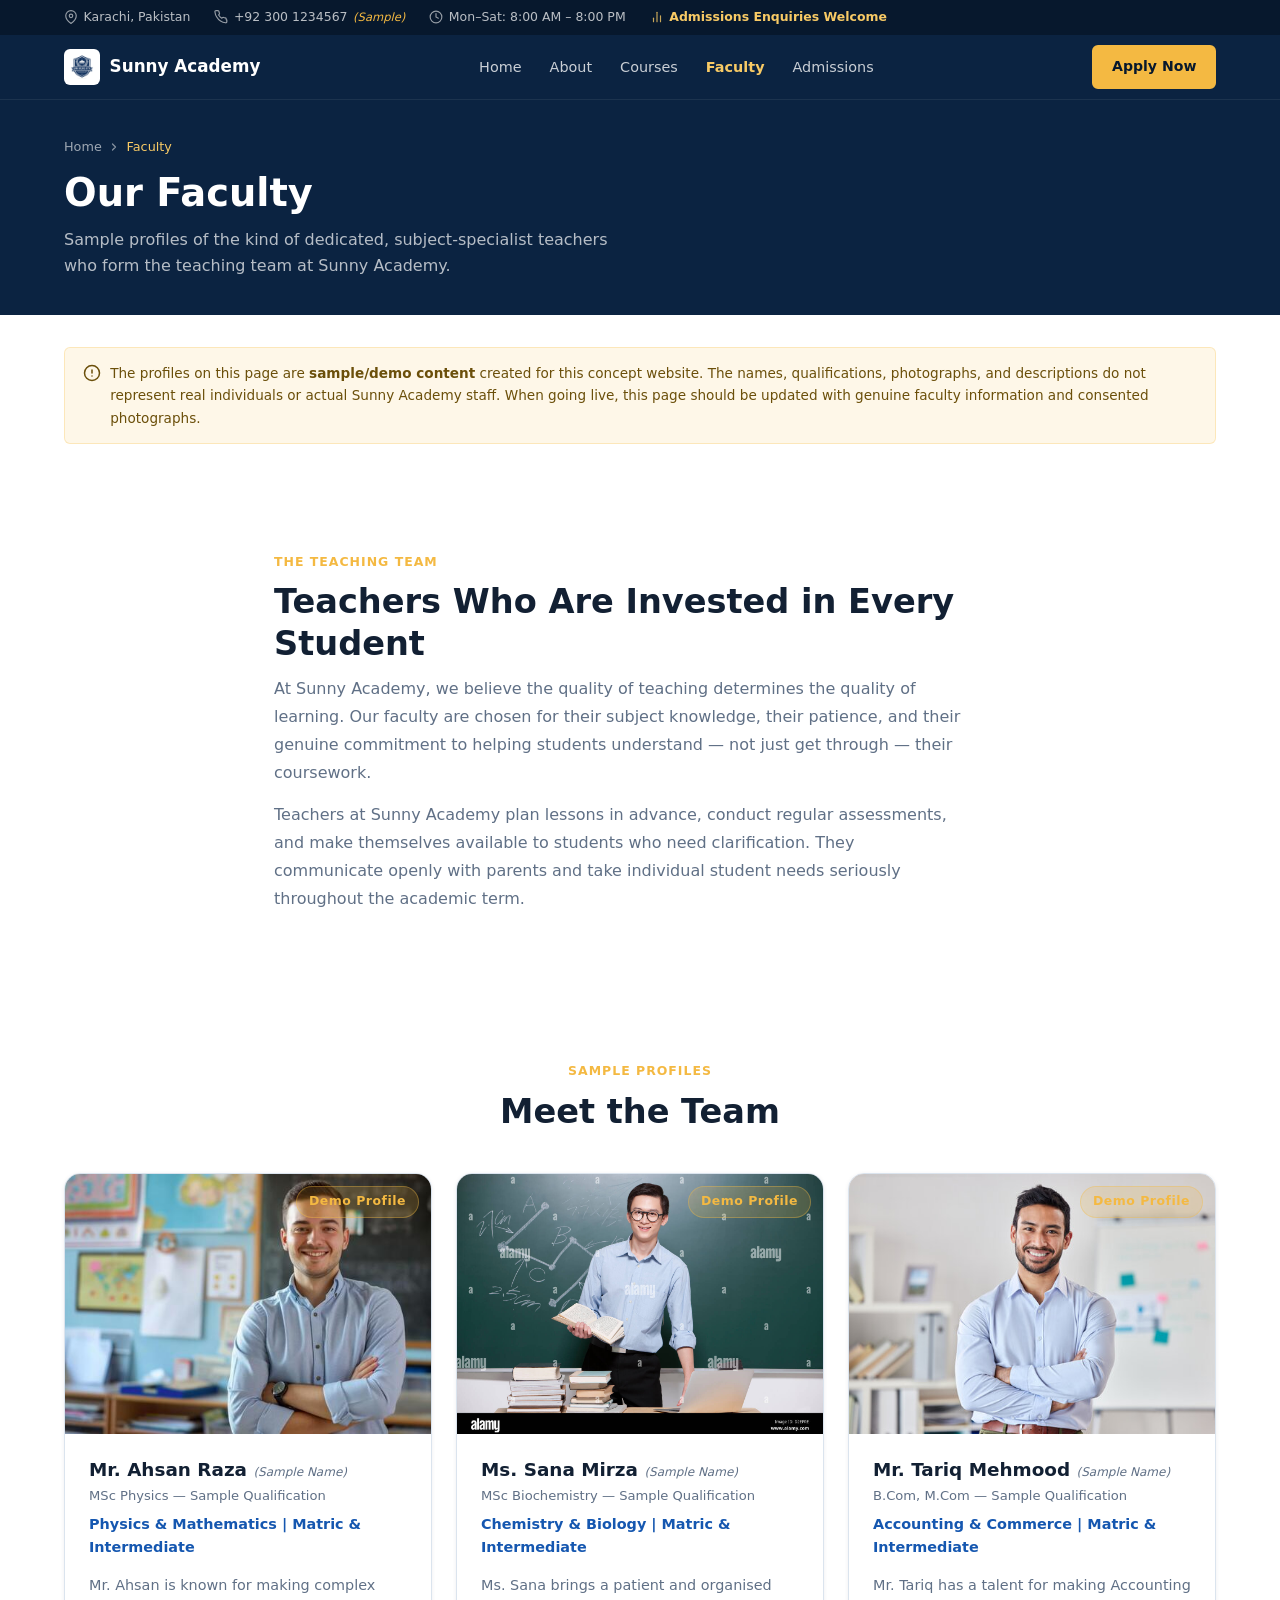
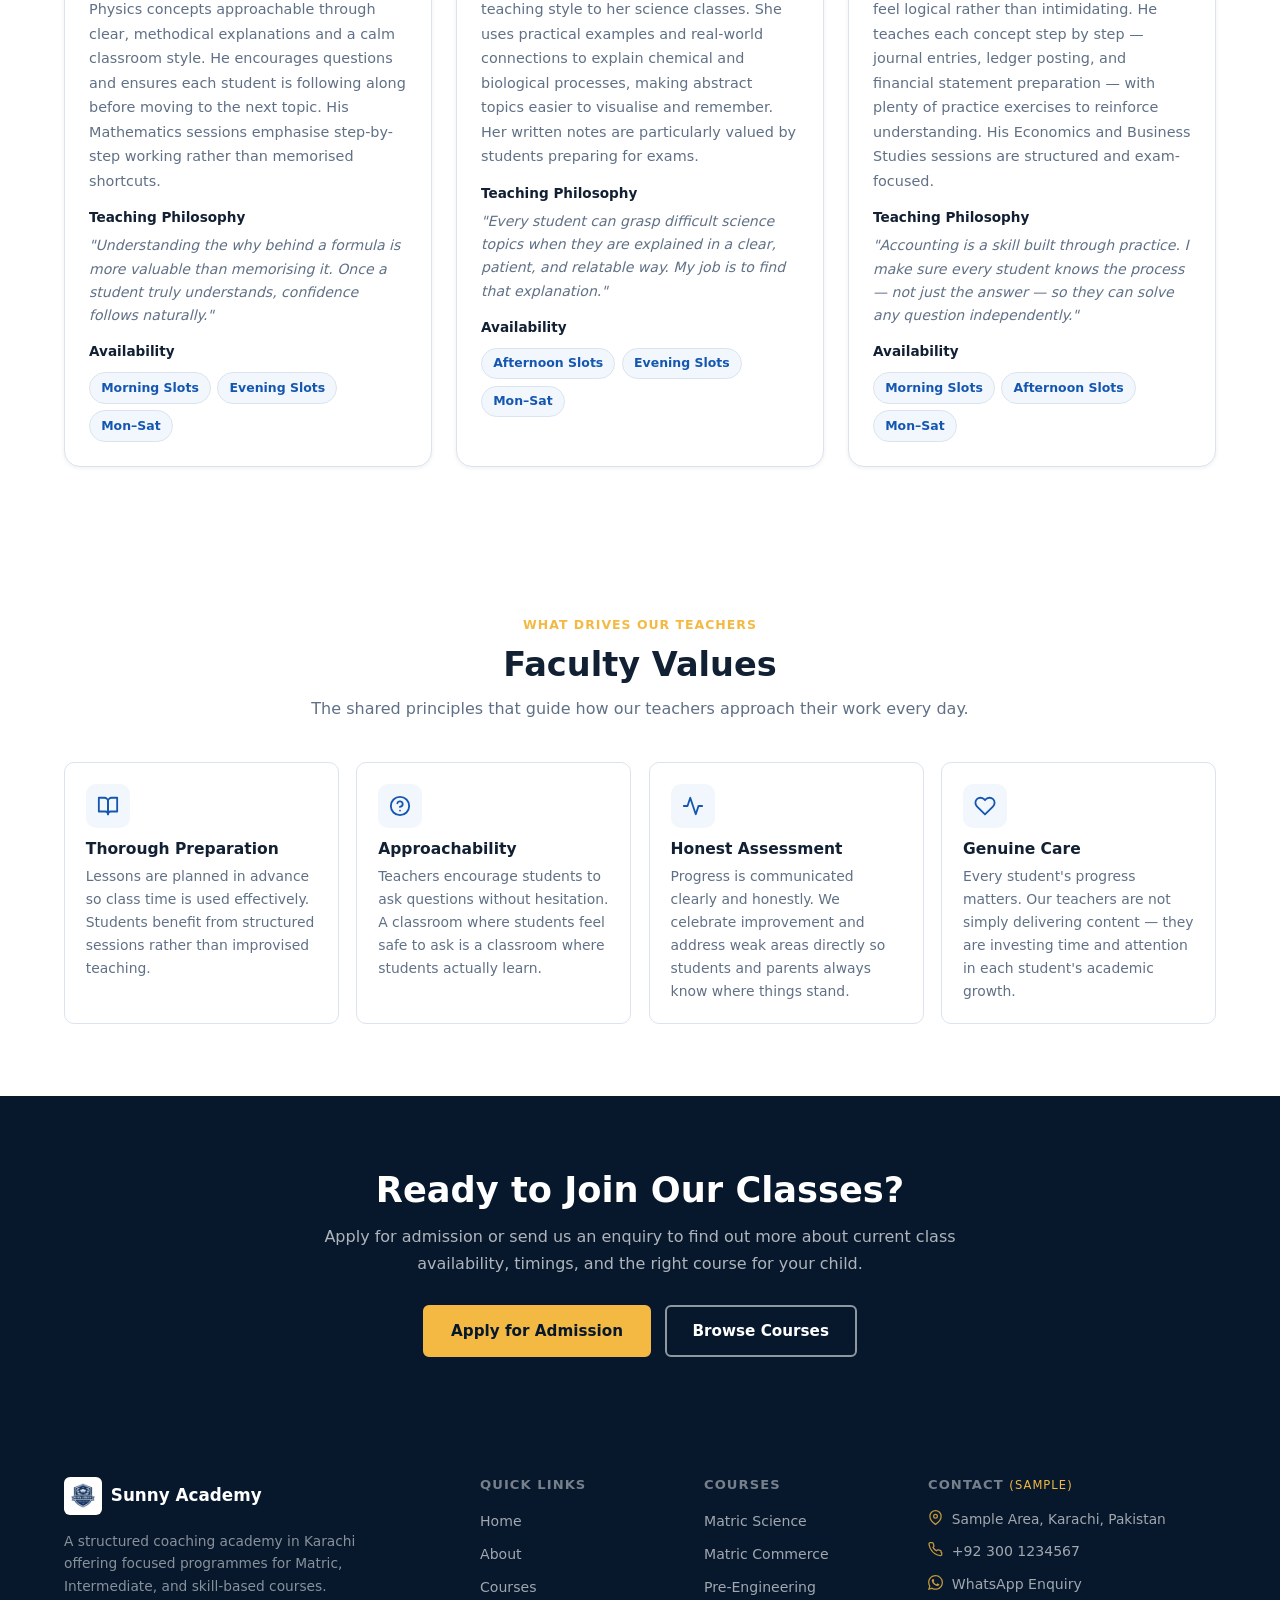
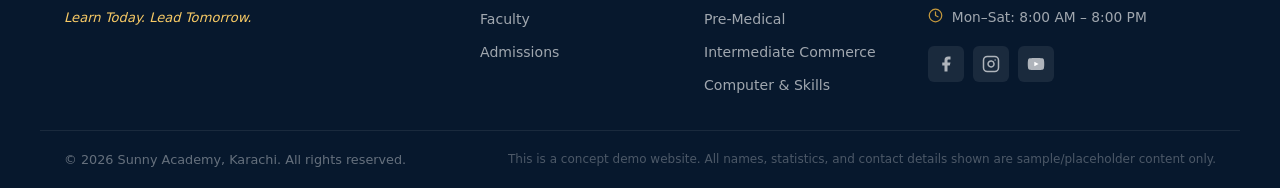
<file: faculty.html>
<!DOCTYPE html>
<html lang="en">
<head>
  <meta charset="UTF-8" />
  <meta name="viewport" content="width=device-width, initial-scale=1.0" />
  <title>Faculty – Our Teachers | Sunny Academy Karachi</title>
  <meta name="description" content="Meet the sample faculty profiles at Sunny Academy in Karachi. Subject specialists focused on concept-based teaching, regular assessment, and genuine student support." />

  <link rel="icon" href="assets/images/favicon.jpeg" type="image/jpeg" />

  <meta property="og:title" content="Faculty at Sunny Academy Karachi" />
  <meta property="og:description" content="Sample faculty profiles for Sunny Academy — subject specialists in Science, Commerce, and skills-based teaching." />
  <meta property="og:image" content="assets/images/og-cover.jpeg" />
  <meta property="og:type" content="website" />

  <link rel="stylesheet" href="assets/css/style.css" />
</head>
<body>

  <a class="skip-link" href="#main-content">Skip to main content</a>

  <!-- TOPBAR -->
  <div class="topbar" role="complementary" aria-label="Academy information">
    <div class="container topbar__inner">
      <span class="topbar__item">
        <svg width="14" height="14" viewBox="0 0 24 24" fill="none" stroke="currentColor" stroke-width="2" stroke-linecap="round" stroke-linejoin="round" aria-hidden="true"><path d="M21 10c0 7-9 13-9 13S3 17 3 10a9 9 0 0 1 18 0z"/><circle cx="12" cy="10" r="3"/></svg>
        Karachi, Pakistan
      </span>
      <span class="topbar__item">
        <svg width="14" height="14" viewBox="0 0 24 24" fill="none" stroke="currentColor" stroke-width="2" stroke-linecap="round" stroke-linejoin="round" aria-hidden="true"><path d="M22 16.92v3a2 2 0 0 1-2.18 2 19.79 19.79 0 0 1-8.63-3.07A19.5 19.5 0 0 1 4.69 12a19.79 19.79 0 0 1-3.07-8.67A2 2 0 0 1 3.59 1h3a2 2 0 0 1 2 1.72c.127.96.361 1.903.7 2.81a2 2 0 0 1-.45 2.11L7.91 8.58a16 16 0 0 0 5.51 5.51l.96-.91a2 2 0 0 1 2.11-.45c.907.339 1.85.573 2.81.7A2 2 0 0 1 21 15.5v1.42z"/></svg>
        +92 300 1234567 <em class="topbar__note">(Sample)</em>
      </span>
      <span class="topbar__item">
        <svg width="14" height="14" viewBox="0 0 24 24" fill="none" stroke="currentColor" stroke-width="2" stroke-linecap="round" stroke-linejoin="round" aria-hidden="true"><circle cx="12" cy="12" r="10"/><polyline points="12 6 12 12 16 14"/></svg>
        Mon–Sat: 8:00 AM – 8:00 PM
      </span>
      <span class="topbar__item topbar__admissions">
        <svg width="14" height="14" viewBox="0 0 24 24" fill="none" stroke="currentColor" stroke-width="2" stroke-linecap="round" stroke-linejoin="round" aria-hidden="true"><path d="M18 20V10"/><path d="M12 20V4"/><path d="M6 20v-6"/></svg>
        Admissions Enquiries Welcome
      </span>
    </div>
  </div>

  <!-- NAVBAR -->
  <header class="navbar" id="navbar" role="banner">
    <div class="container navbar__inner">
      <a href="index.html" class="navbar__brand" aria-label="Sunny Academy – home">
        <img src="assets/images/logo.jpeg" alt="Sunny Academy logo" width="40" height="40" class="navbar__logo-img" />
        <span class="navbar__brand-text">Sunny Academy</span>
      </a>
      <nav class="navbar__nav" id="primary-nav" role="navigation" aria-label="Primary navigation">
        <ul class="navbar__links" role="list">
          <li><a href="index.html" class="navbar__link">Home</a></li>
          <li><a href="about.html" class="navbar__link">About</a></li>
          <li><a href="courses.html" class="navbar__link">Courses</a></li>
          <li><a href="faculty.html" class="navbar__link" aria-current="page">Faculty</a></li>
          <li><a href="admissions.html" class="navbar__link">Admissions</a></li>
        </ul>
      </nav>
      <a href="admissions.html" class="btn btn--gold navbar__cta">Apply Now</a>
      <button class="navbar__hamburger" id="menu-toggle" aria-expanded="false" aria-controls="mobile-menu" aria-label="Open navigation menu">
        <span class="hamburger__bar"></span>
        <span class="hamburger__bar"></span>
        <span class="hamburger__bar"></span>
      </button>
    </div>
    <div class="mobile-menu" id="mobile-menu" aria-hidden="true" role="dialog" aria-label="Navigation menu">
      <nav aria-label="Mobile navigation">
        <ul class="mobile-menu__links" role="list">
          <li><a href="index.html" class="mobile-menu__link">Home</a></li>
          <li><a href="about.html" class="mobile-menu__link">About</a></li>
          <li><a href="courses.html" class="mobile-menu__link">Courses</a></li>
          <li><a href="faculty.html" class="mobile-menu__link" aria-current="page">Faculty</a></li>
          <li><a href="admissions.html" class="mobile-menu__link">Admissions</a></li>
          <li><a href="admissions.html" class="btn btn--gold mobile-menu__cta">Apply Now</a></li>
        </ul>
      </nav>
    </div>
  </header>

  <main id="main-content">

    <!-- INNER HERO -->
    <section class="inner-hero" aria-label="Faculty page header">
      <div class="container">
        <div class="inner-hero__content">
          <nav class="inner-hero__breadcrumb" aria-label="Breadcrumb">
            <a href="index.html">Home</a>
            <svg width="12" height="12" viewBox="0 0 24 24" fill="none" stroke="currentColor" stroke-width="2.5" stroke-linecap="round" stroke-linejoin="round" aria-hidden="true"><polyline points="9 18 15 12 9 6"/></svg>
            <span aria-current="page">Faculty</span>
          </nav>
          <h1 class="inner-hero__title">Our Faculty</h1>
          <p class="inner-hero__sub">Sample profiles of the kind of dedicated, subject-specialist teachers who form the teaching team at Sunny Academy.</p>
        </div>
      </div>
    </section>

    <!-- DEMO BANNER -->
    <section aria-label="Demo content notice">
      <div class="container" style="padding-top: 2rem;">
        <div class="demo-banner--page" role="note">
          <svg width="18" height="18" viewBox="0 0 24 24" fill="none" stroke="currentColor" stroke-width="2" stroke-linecap="round" stroke-linejoin="round" aria-hidden="true"><circle cx="12" cy="12" r="10"/><line x1="12" y1="8" x2="12" y2="12"/><line x1="12" y1="16" x2="12.01" y2="16"/></svg>
          <span>The profiles on this page are <strong>sample/demo content</strong> created for this concept website. The names, qualifications, photographs, and descriptions do not represent real individuals or actual Sunny Academy staff. When going live, this page should be updated with genuine faculty information and consented photographs.</span>
        </div>
      </div>
    </section>

    <!-- INTRO -->
    <section class="section" aria-labelledby="faculty-intro-heading">
      <div class="container" style="max-width: 780px;">
        <span class="eyebrow">The Teaching Team</span>
        <h2 id="faculty-intro-heading" class="section__title">Teachers Who Are Invested in Every Student</h2>
        <p style="font-size: 1rem; line-height: 1.75; margin-bottom: .9rem;">At Sunny Academy, we believe the quality of teaching determines the quality of learning. Our faculty are chosen for their subject knowledge, their patience, and their genuine commitment to helping students understand — not just get through — their coursework.</p>
        <p style="font-size: 1rem; line-height: 1.75;">Teachers at Sunny Academy plan lessons in advance, conduct regular assessments, and make themselves available to students who need clarification. They communicate openly with parents and take individual student needs seriously throughout the academic term.</p>
      </div>
    </section>

    <!-- FACULTY PROFILES -->
    <section class="section faculty-profiles" aria-labelledby="faculty-profiles-heading">
      <div class="container">
        <div class="section__header">
          <span class="eyebrow">Sample Profiles</span>
          <h2 id="faculty-profiles-heading" class="section__title">Meet the Team</h2>
        </div>
        <div class="faculty-detail-grid">

          <!-- Teacher 1 -->
          <article class="faculty-detail-card reveal" aria-label="Sample faculty profile: Mr. Ahsan Raza">
            <div style="position: relative; overflow: hidden;">
              <img
                src="assets/images/teacher-1.jpeg"
                alt="Sample faculty profile image — Physics and Mathematics teacher"
                width="400"
                height="280"
                loading="lazy"
                decoding="async"
                class="faculty-detail-card__img"
              />
              <span class="badge badge--demo" style="position: absolute; top: .75rem; right: .75rem;">Demo Profile</span>
            </div>
            <div class="faculty-detail-card__body">
              <h3 class="faculty-detail-card__name">Mr. Ahsan Raza <em style="font-size:.75rem; color: var(--text-muted); font-weight:400;">(Sample Name)</em></h3>
              <p class="faculty-detail-card__qual">MSc Physics — Sample Qualification</p>
              <p class="faculty-detail-card__subject">Physics &amp; Mathematics | Matric &amp; Intermediate</p>
              <p style="font-size: .9rem; line-height: 1.7; color: var(--text-muted); margin-bottom: 1rem;">Mr. Ahsan is known for making complex Physics concepts approachable through clear, methodical explanations and a calm classroom style. He encourages questions and ensures each student is following along before moving to the next topic. His Mathematics sessions emphasise step-by-step working rather than memorised shortcuts.</p>
              <h4 style="font-size: .85rem; font-weight: 700; margin-bottom: .5rem; color: var(--text-dark);">Teaching Philosophy</h4>
              <p style="font-size: .88rem; color: var(--text-muted); margin-bottom: 1rem; font-style: italic;">"Understanding the why behind a formula is more valuable than memorising it. Once a student truly understands, confidence follows naturally."</p>
              <h4 style="font-size: .85rem; font-weight: 700; margin-bottom: .5rem; color: var(--text-dark);">Availability</h4>
              <div class="availability-badges">
                <span class="availability-badge">Morning Slots</span>
                <span class="availability-badge">Evening Slots</span>
                <span class="availability-badge">Mon–Sat</span>
              </div>
            </div>
          </article>

          <!-- Teacher 2 -->
          <article class="faculty-detail-card reveal" aria-label="Sample faculty profile: Ms. Sana Mirza">
            <div style="position: relative; overflow: hidden;">
              <img
                src="assets/images/teacher-2.jpeg"
                alt="Sample faculty profile image — Chemistry and Biology teacher"
                width="400"
                height="280"
                loading="lazy"
                decoding="async"
                class="faculty-detail-card__img"
              />
              <span class="badge badge--demo" style="position: absolute; top: .75rem; right: .75rem;">Demo Profile</span>
            </div>
            <div class="faculty-detail-card__body">
              <h3 class="faculty-detail-card__name">Ms. Sana Mirza <em style="font-size:.75rem; color: var(--text-muted); font-weight:400;">(Sample Name)</em></h3>
              <p class="faculty-detail-card__qual">MSc Biochemistry — Sample Qualification</p>
              <p class="faculty-detail-card__subject">Chemistry &amp; Biology | Matric &amp; Intermediate</p>
              <p style="font-size: .9rem; line-height: 1.7; color: var(--text-muted); margin-bottom: 1rem;">Ms. Sana brings a patient and organised teaching style to her science classes. She uses practical examples and real-world connections to explain chemical and biological processes, making abstract topics easier to visualise and remember. Her written notes are particularly valued by students preparing for exams.</p>
              <h4 style="font-size: .85rem; font-weight: 700; margin-bottom: .5rem; color: var(--text-dark);">Teaching Philosophy</h4>
              <p style="font-size: .88rem; color: var(--text-muted); margin-bottom: 1rem; font-style: italic;">"Every student can grasp difficult science topics when they are explained in a clear, patient, and relatable way. My job is to find that explanation."</p>
              <h4 style="font-size: .85rem; font-weight: 700; margin-bottom: .5rem; color: var(--text-dark);">Availability</h4>
              <div class="availability-badges">
                <span class="availability-badge">Afternoon Slots</span>
                <span class="availability-badge">Evening Slots</span>
                <span class="availability-badge">Mon–Sat</span>
              </div>
            </div>
          </article>

          <!-- Teacher 3 -->
          <article class="faculty-detail-card reveal" aria-label="Sample faculty profile: Mr. Tariq Mehmood">
            <div style="position: relative; overflow: hidden;">
              <img
                src="assets/images/teacher-3.jpeg"
                alt="Sample faculty profile image — Accounting and Commerce teacher"
                width="400"
                height="280"
                loading="lazy"
                decoding="async"
                class="faculty-detail-card__img"
              />
              <span class="badge badge--demo" style="position: absolute; top: .75rem; right: .75rem;">Demo Profile</span>
            </div>
            <div class="faculty-detail-card__body">
              <h3 class="faculty-detail-card__name">Mr. Tariq Mehmood <em style="font-size:.75rem; color: var(--text-muted); font-weight:400;">(Sample Name)</em></h3>
              <p class="faculty-detail-card__qual">B.Com, M.Com — Sample Qualification</p>
              <p class="faculty-detail-card__subject">Accounting &amp; Commerce | Matric &amp; Intermediate</p>
              <p style="font-size: .9rem; line-height: 1.7; color: var(--text-muted); margin-bottom: 1rem;">Mr. Tariq has a talent for making Accounting feel logical rather than intimidating. He teaches each concept step by step — journal entries, ledger posting, and financial statement preparation — with plenty of practice exercises to reinforce understanding. His Economics and Business Studies sessions are structured and exam-focused.</p>
              <h4 style="font-size: .85rem; font-weight: 700; margin-bottom: .5rem; color: var(--text-dark);">Teaching Philosophy</h4>
              <p style="font-size: .88rem; color: var(--text-muted); margin-bottom: 1rem; font-style: italic;">"Accounting is a skill built through practice. I make sure every student knows the process — not just the answer — so they can solve any question independently."</p>
              <h4 style="font-size: .85rem; font-weight: 700; margin-bottom: .5rem; color: var(--text-dark);">Availability</h4>
              <div class="availability-badges">
                <span class="availability-badge">Morning Slots</span>
                <span class="availability-badge">Afternoon Slots</span>
                <span class="availability-badge">Mon–Sat</span>
              </div>
            </div>
          </article>

        </div>
      </div>
    </section>

    <!-- FACULTY VALUES -->
    <section class="section values-section" aria-labelledby="faculty-values-heading">
      <div class="container">
        <div class="section__header">
          <span class="eyebrow">What Drives Our Teachers</span>
          <h2 id="faculty-values-heading" class="section__title">Faculty Values</h2>
          <p class="section__subtitle">The shared principles that guide how our teachers approach their work every day.</p>
        </div>
        <div class="values-grid">
          <div class="value-card reveal">
            <div class="value-card__icon" aria-hidden="true">
              <svg width="22" height="22" viewBox="0 0 24 24" fill="none" stroke="currentColor" stroke-width="2" stroke-linecap="round" stroke-linejoin="round"><path d="M2 3h6a4 4 0 0 1 4 4v14a3 3 0 0 0-3-3H2z"/><path d="M22 3h-6a4 4 0 0 0-4 4v14a3 3 0 0 1 3-3h7z"/></svg>
            </div>
            <h3 class="value-card__title">Thorough Preparation</h3>
            <p class="value-card__text">Lessons are planned in advance so class time is used effectively. Students benefit from structured sessions rather than improvised teaching.</p>
          </div>
          <div class="value-card reveal">
            <div class="value-card__icon" aria-hidden="true">
              <svg width="22" height="22" viewBox="0 0 24 24" fill="none" stroke="currentColor" stroke-width="2" stroke-linecap="round" stroke-linejoin="round"><circle cx="12" cy="12" r="10"/><path d="M9.09 9a3 3 0 0 1 5.83 1c0 2-3 3-3 3"/><line x1="12" y1="17" x2="12.01" y2="17"/></svg>
            </div>
            <h3 class="value-card__title">Approachability</h3>
            <p class="value-card__text">Teachers encourage students to ask questions without hesitation. A classroom where students feel safe to ask is a classroom where students actually learn.</p>
          </div>
          <div class="value-card reveal">
            <div class="value-card__icon" aria-hidden="true">
              <svg width="22" height="22" viewBox="0 0 24 24" fill="none" stroke="currentColor" stroke-width="2" stroke-linecap="round" stroke-linejoin="round"><polyline points="22 12 18 12 15 21 9 3 6 12 2 12"/></svg>
            </div>
            <h3 class="value-card__title">Honest Assessment</h3>
            <p class="value-card__text">Progress is communicated clearly and honestly. We celebrate improvement and address weak areas directly so students and parents always know where things stand.</p>
          </div>
          <div class="value-card reveal">
            <div class="value-card__icon" aria-hidden="true">
              <svg width="22" height="22" viewBox="0 0 24 24" fill="none" stroke="currentColor" stroke-width="2" stroke-linecap="round" stroke-linejoin="round"><path d="M20.84 4.61a5.5 5.5 0 0 0-7.78 0L12 5.67l-1.06-1.06a5.5 5.5 0 0 0-7.78 7.78l1.06 1.06L12 21.23l7.78-7.78 1.06-1.06a5.5 5.5 0 0 0 0-7.78z"/></svg>
            </div>
            <h3 class="value-card__title">Genuine Care</h3>
            <p class="value-card__text">Every student's progress matters. Our teachers are not simply delivering content — they are investing time and attention in each student's academic growth.</p>
          </div>
        </div>
      </div>
    </section>

    <!-- CTA -->
    <section class="section cta-section" aria-labelledby="faculty-cta-heading">
      <div class="container cta-section__inner">
        <div class="cta-section__content">
          <h2 id="faculty-cta-heading" class="cta-section__title">Ready to Join Our Classes?</h2>
          <p class="cta-section__text">Apply for admission or send us an enquiry to find out more about current class availability, timings, and the right course for your child.</p>
          <div class="cta-section__actions">
            <a href="admissions.html" class="btn btn--gold">Apply for Admission</a>
            <a href="courses.html" class="btn btn--outline-light">Browse Courses</a>
          </div>
        </div>
      </div>
    </section>

  </main>

  <!-- FOOTER -->
  <footer class="footer" role="contentinfo">
    <div class="container footer__inner">
      <div class="footer__col footer__col--brand">
        <a href="index.html" class="footer__brand-link" aria-label="Sunny Academy home">
          <img src="assets/images/logo.jpeg" alt="Sunny Academy" width="40" height="40" loading="lazy" class="footer__logo" />
          <span class="footer__brand-name">Sunny Academy</span>
        </a>
        <p class="footer__desc">A structured coaching academy in Karachi offering focused programmes for Matric, Intermediate, and skill-based courses.</p>
        <p class="footer__tagline"><em>Learn Today. Lead Tomorrow.</em></p>
      </div>
      <div class="footer__col">
        <h3 class="footer__heading">Quick Links</h3>
        <ul class="footer__links" role="list">
          <li><a href="index.html" class="footer__link">Home</a></li>
          <li><a href="about.html" class="footer__link">About</a></li>
          <li><a href="courses.html" class="footer__link">Courses</a></li>
          <li><a href="faculty.html" class="footer__link">Faculty</a></li>
          <li><a href="admissions.html" class="footer__link">Admissions</a></li>
        </ul>
      </div>
      <div class="footer__col">
        <h3 class="footer__heading">Courses</h3>
        <ul class="footer__links" role="list">
          <li><a href="courses.html#matric-science" class="footer__link">Matric Science</a></li>
          <li><a href="courses.html#matric-commerce" class="footer__link">Matric Commerce</a></li>
          <li><a href="courses.html#pre-engineering" class="footer__link">Pre-Engineering</a></li>
          <li><a href="courses.html#pre-medical" class="footer__link">Pre-Medical</a></li>
          <li><a href="courses.html#inter-commerce" class="footer__link">Intermediate Commerce</a></li>
          <li><a href="courses.html#computer-skills" class="footer__link">Computer &amp; Skills</a></li>
        </ul>
      </div>
      <div class="footer__col">
        <h3 class="footer__heading">Contact <em class="footer__sample-note">(Sample)</em></h3>
        <address class="footer__contact">
          <p class="footer__contact-item">
            <svg width="15" height="15" viewBox="0 0 24 24" fill="none" stroke="currentColor" stroke-width="2" stroke-linecap="round" stroke-linejoin="round" aria-hidden="true"><path d="M21 10c0 7-9 13-9 13S3 17 3 10a9 9 0 0 1 18 0z"/><circle cx="12" cy="10" r="3"/></svg>
            Sample Area, Karachi, Pakistan
          </p>
          <p class="footer__contact-item">
            <svg width="15" height="15" viewBox="0 0 24 24" fill="none" stroke="currentColor" stroke-width="2" stroke-linecap="round" stroke-linejoin="round" aria-hidden="true"><path d="M22 16.92v3a2 2 0 0 1-2.18 2 19.79 19.79 0 0 1-8.63-3.07A19.5 19.5 0 0 1 4.69 12a19.79 19.79 0 0 1-3.07-8.67A2 2 0 0 1 3.59 1h3a2 2 0 0 1 2 1.72c.127.96.361 1.903.7 2.81a2 2 0 0 1-.45 2.11L7.91 8.58a16 16 0 0 0 5.51 5.51l.96-.91a2 2 0 0 1 2.11-.45c.907.339 1.85.573 2.81.7A2 2 0 0 1 21 15.5v1.42z"/></svg>
            <a href="tel:+923001234567" class="footer__link">+92 300 1234567</a>
          </p>
          <p class="footer__contact-item">
            <svg width="15" height="15" viewBox="0 0 24 24" fill="currentColor" aria-hidden="true"><path d="M17.472 14.382c-.297-.149-1.758-.867-2.03-.967-.273-.099-.471-.148-.67.15-.197.297-.767.966-.94 1.164-.173.199-.347.223-.644.075-.297-.15-1.255-.463-2.39-1.475-.883-.788-1.48-1.761-1.653-2.059-.173-.297-.018-.458.13-.606.134-.133.298-.347.446-.52.149-.174.198-.298.298-.497.099-.198.05-.371-.025-.52-.075-.149-.669-1.612-.916-2.207-.242-.579-.487-.5-.669-.51-.173-.008-.371-.01-.57-.01-.198 0-.52.074-.792.372-.272.297-1.04 1.016-1.04 2.479 0 1.462 1.065 2.875 1.213 3.074.149.198 2.096 3.2 5.077 4.487.709.306 1.262.489 1.694.625.712.227 1.36.195 1.871.118.571-.085 1.758-.719 2.006-1.413.248-.694.248-1.289.173-1.413-.074-.124-.272-.198-.57-.347m-5.421 7.403h-.004a9.87 9.87 0 0 1-5.031-1.378l-.361-.214-3.741.982.998-3.648-.235-.374a9.86 9.86 0 0 1-1.51-5.26c.001-5.45 4.436-9.884 9.888-9.884 2.64 0 5.122 1.03 6.988 2.898a9.825 9.825 0 0 1 2.893 6.994c-.003 5.45-4.437 9.884-9.885 9.884m8.413-18.297A11.815 11.815 0 0 0 12.05 0C5.495 0 .16 5.335.157 11.892c0 2.096.547 4.142 1.588 5.945L.057 24l6.305-1.654a11.882 11.882 0 0 0 5.683 1.448h.005c6.554 0 11.89-5.335 11.893-11.893a11.821 11.821 0 0 0-3.48-8.413z"/></svg>
            <a href="https://wa.me/923001234567" class="footer__link" target="_blank" rel="noopener noreferrer">WhatsApp Enquiry</a>
          </p>
          <p class="footer__contact-item">
            <svg width="15" height="15" viewBox="0 0 24 24" fill="none" stroke="currentColor" stroke-width="2" stroke-linecap="round" stroke-linejoin="round" aria-hidden="true"><circle cx="12" cy="12" r="10"/><polyline points="12 6 12 12 16 14"/></svg>
            Mon–Sat: 8:00 AM – 8:00 PM
          </p>
        </address>
        <div class="footer__social" aria-label="Social media placeholders">
          <a href="#" class="footer__social-link" aria-label="Facebook (link not yet set up)">
            <svg width="18" height="18" viewBox="0 0 24 24" fill="currentColor" aria-hidden="true"><path d="M18 2h-3a5 5 0 0 0-5 5v3H7v4h3v8h4v-8h3l1-4h-4V7a1 1 0 0 1 1-1h3z"/></svg>
          </a>
          <a href="#" class="footer__social-link" aria-label="Instagram (link not yet set up)">
            <svg width="18" height="18" viewBox="0 0 24 24" fill="none" stroke="currentColor" stroke-width="2" stroke-linecap="round" stroke-linejoin="round" aria-hidden="true"><rect x="2" y="2" width="20" height="20" rx="5" ry="5"/><path d="M16 11.37A4 4 0 1 1 12.63 8 4 4 0 0 1 16 11.37z"/><line x1="17.5" y1="6.5" x2="17.51" y2="6.5"/></svg>
          </a>
          <a href="#" class="footer__social-link" aria-label="YouTube (link not yet set up)">
            <svg width="18" height="18" viewBox="0 0 24 24" fill="currentColor" aria-hidden="true"><path d="M22.54 6.42a2.78 2.78 0 0 0-1.95-1.96C18.88 4 12 4 12 4s-6.88 0-8.59.46a2.78 2.78 0 0 0-1.95 1.96A29 29 0 0 0 1 12a29 29 0 0 0 .46 5.58A2.78 2.78 0 0 0 3.41 19.6C5.12 20 12 20 12 20s6.88 0 8.59-.46a2.78 2.78 0 0 0 1.95-1.95A29 29 0 0 0 23 12a29 29 0 0 0-.46-5.58z"/><polygon fill="#fff" points="9.75 15.02 15.5 12 9.75 8.98 9.75 15.02"/></svg>
          </a>
        </div>
      </div>
    </div>
    <div class="footer__bottom">
      <div class="container footer__bottom-inner">
        <p class="footer__copyright">&copy; <span id="footer-year">2024</span> Sunny Academy, Karachi. All rights reserved.</p>
        <p class="footer__disclaimer">This is a concept demo website. All names, statistics, and contact details shown are sample/placeholder content only.</p>
      </div>
    </div>
  </footer>

  <button class="back-to-top" id="back-to-top" aria-label="Back to top" hidden>
    <svg width="20" height="20" viewBox="0 0 24 24" fill="none" stroke="currentColor" stroke-width="2.5" stroke-linecap="round" stroke-linejoin="round" aria-hidden="true"><polyline points="18 15 12 9 6 15"/></svg>
  </button>

  <script src="assets/js/script.js" defer></script>
</body>
</html>
</file>
<file: assets/css/style.css>
/* ============================================================
   SUNNY ACADEMY — assets/css/style.css
   Mobile-first, single stylesheet
   ============================================================ */

/* ============================================================
   1. CSS VARIABLES
   ============================================================ */
:root {
  --navy-950: #07182d;
  --navy-900: #0b2341;
  --navy-800: #10365f;
  --blue-700: #1557b0;
  --blue-600: #246ed1;
  --blue-500: #3b82e6;
  --gold-500: #f4b942;
  --gold-400: #f8ca65;
  --blue-50:  #f2f7fd;
  --surface:  #f7f9fc;
  --white:    #ffffff;
  --text-dark:  #122033;
  --text-muted: #607086;
  --border:   #dbe4ee;
  --success:  #16835d;
  --danger:   #c83f4f;

  --font-base: Inter, ui-sans-serif, system-ui, -apple-system, BlinkMacSystemFont, "Segoe UI", Arial, sans-serif;
  --radius-sm: 6px;
  --radius-md: 10px;
  --radius-lg: 16px;
  --transition: 200ms ease;
  --shadow-sm: 0 1px 4px rgba(10,30,60,.07);
  --shadow-md: 0 4px 16px rgba(10,30,60,.10);
  --shadow-lg: 0 8px 32px rgba(10,30,60,.13);
  --container: 1200px;
}

/* ============================================================
   2. RESET
   ============================================================ */
*, *::before, *::after { box-sizing: border-box; margin: 0; padding: 0; }
html { scroll-behavior: smooth; -webkit-text-size-adjust: 100%; }
body {
  font-family: var(--font-base);
  font-size: 1rem;
  line-height: 1.65;
  color: var(--text-dark);
  background: var(--white);
  overflow-x: hidden;
}
img { display: block; max-width: 100%; height: auto; }
ul, ol { list-style: none; }
a { color: inherit; text-decoration: none; }
button { font-family: inherit; cursor: pointer; border: none; background: none; }
address { font-style: normal; }
[hidden] { display: none !important; }

/* ============================================================
   3. BASE TYPOGRAPHY
   ============================================================ */
h1, h2, h3, h4 {
  line-height: 1.25;
  font-weight: 700;
  color: var(--text-dark);
}
h1 { font-size: clamp(1.75rem, 5vw, 2.8rem); }
h2 { font-size: clamp(1.4rem, 3.5vw, 2.1rem); }
h3 { font-size: clamp(1.05rem, 2.5vw, 1.25rem); }
p  { max-width: 68ch; color: var(--text-muted); }

/* ============================================================
   4. ACCESSIBILITY
   ============================================================ */
.skip-link {
  position: absolute;
  top: -100%;
  left: 1rem;
  padding: .5rem 1rem;
  background: var(--blue-700);
  color: var(--white);
  font-weight: 600;
  border-radius: var(--radius-sm);
  z-index: 9999;
  transition: top var(--transition);
}
.skip-link:focus { top: .75rem; }

:focus-visible {
  outline: 2px solid var(--blue-500);
  outline-offset: 3px;
  border-radius: 3px;
}

/* ============================================================
   5. LAYOUT UTILITIES
   ============================================================ */
.container {
  width: 100%;
  max-width: var(--container);
  margin-inline: auto;
  padding-inline: 1rem;
}
.section {
  padding-block: 3.5rem;
}
.section__header {
  text-align: center;
  max-width: 680px;
  margin-inline: auto;
  margin-bottom: 2.5rem;
}
.section__title { margin-bottom: .6rem; }
.section__subtitle { margin: 0 auto; }
.section__cta { text-align: center; margin-top: 2rem; }

.eyebrow {
  display: inline-block;
  font-size: .78rem;
  font-weight: 700;
  letter-spacing: .08em;
  text-transform: uppercase;
  color: var(--gold-500);
  margin-bottom: .55rem;
}

/* ============================================================
   6. BUTTONS
   ============================================================ */
.btn {
  display: inline-flex;
  align-items: center;
  justify-content: center;
  gap: .45rem;
  padding: .72rem 1.6rem;
  font-size: .95rem;
  font-weight: 600;
  border-radius: var(--radius-sm);
  transition: background var(--transition), color var(--transition), border-color var(--transition), transform var(--transition), box-shadow var(--transition);
  text-align: center;
  min-height: 44px;
  white-space: nowrap;
}
.btn--primary {
  background: var(--blue-700);
  color: var(--white);
  border: 2px solid var(--blue-700);
}
.btn--primary:hover, .btn--primary:focus-visible {
  background: var(--navy-800);
  border-color: var(--navy-800);
  transform: translateY(-1px);
  box-shadow: var(--shadow-md);
}
.btn--gold {
  background: var(--gold-500);
  color: var(--navy-950);
  border: 2px solid var(--gold-500);
  font-weight: 700;
}
.btn--gold:hover, .btn--gold:focus-visible {
  background: var(--gold-400);
  border-color: var(--gold-400);
  transform: translateY(-1px);
  box-shadow: var(--shadow-md);
}
.btn--outline-light {
  background: transparent;
  color: var(--white);
  border: 2px solid rgba(255,255,255,.55);
}
.btn--outline-light:hover, .btn--outline-light:focus-visible {
  background: rgba(255,255,255,.12);
  border-color: var(--white);
}
.btn--outline-dark {
  background: transparent;
  color: var(--blue-700);
  border: 2px solid var(--blue-700);
}
.btn--outline-dark:hover, .btn--outline-dark:focus-visible {
  background: var(--blue-50);
}

/* ============================================================
   7. BADGES
   ============================================================ */
.badge {
  display: inline-flex;
  align-items: center;
  gap: .3rem;
  padding: .3rem .75rem;
  font-size: .78rem;
  font-weight: 700;
  border-radius: 50px;
  letter-spacing: .04em;
}
.badge--demo {
  background: rgba(244,185,66,.18);
  color: var(--gold-500);
  border: 1px solid rgba(244,185,66,.35);
  margin-bottom: 1rem;
}
.badge--small {
  font-size: .7rem;
  padding: .2rem .55rem;
}

/* ============================================================
   8. TOPBAR
   ============================================================ */
.topbar {
  background: var(--navy-950);
  color: rgba(255,255,255,.72);
  font-size: .78rem;
  padding-block: .45rem;
  display: none;
}
.topbar__inner {
  display: flex;
  flex-wrap: wrap;
  gap: .6rem 1.5rem;
  align-items: center;
}
.topbar__item {
  display: inline-flex;
  align-items: center;
  gap: .35rem;
}
.topbar__item svg { flex-shrink: 0; opacity: .8; }
.topbar__note { color: var(--gold-500); font-size: .72rem; }
.topbar__admissions { color: var(--gold-400); font-weight: 600; }

/* ============================================================
   9. NAVBAR
   ============================================================ */
.navbar {
  position: sticky;
  top: 0;
  z-index: 1000;
  background: var(--navy-900);
  border-bottom: 1px solid rgba(255,255,255,.07);
  transition: box-shadow var(--transition);
}
.navbar.scrolled { box-shadow: 0 2px 16px rgba(0,0,0,.28); }
.navbar__inner {
  display: flex;
  align-items: center;
  gap: 1rem;
  height: 64px;
}
.navbar__brand {
  display: inline-flex;
  align-items: center;
  gap: .6rem;
  flex-shrink: 0;
}
.navbar__logo-img {
  width: 36px;
  height: 36px;
  border-radius: 6px;
  object-fit: cover;
}
.navbar__brand-text {
  font-size: 1.05rem;
  font-weight: 700;
  color: var(--white);
  white-space: nowrap;
}
.navbar__nav { display: none; }
.navbar__links {
  display: flex;
  align-items: center;
  gap: .25rem;
}
.navbar__link {
  padding: .45rem .75rem;
  font-size: .9rem;
  font-weight: 500;
  color: rgba(255,255,255,.78);
  border-radius: var(--radius-sm);
  transition: color var(--transition), background var(--transition);
  white-space: nowrap;
}
.navbar__link:hover { color: var(--white); background: rgba(255,255,255,.09); }
.navbar__link[aria-current="page"] {
  color: var(--gold-400);
  font-weight: 600;
}
.navbar__cta {
  display: none;
  margin-left: auto;
  font-size: .88rem;
  padding: .5rem 1.1rem;
}
.navbar__hamburger {
  display: flex;
  flex-direction: column;
  gap: 5px;
  margin-left: auto;
  padding: .5rem;
  min-width: 44px;
  min-height: 44px;
  align-items: center;
  justify-content: center;
  border-radius: var(--radius-sm);
  transition: background var(--transition);
}
.navbar__hamburger:hover { background: rgba(255,255,255,.1); }
.hamburger__bar {
  display: block;
  width: 22px;
  height: 2px;
  background: var(--white);
  border-radius: 2px;
  transition: transform var(--transition), opacity var(--transition);
}
.navbar__hamburger[aria-expanded="true"] .hamburger__bar:nth-child(1) {
  transform: translateY(7px) rotate(45deg);
}
.navbar__hamburger[aria-expanded="true"] .hamburger__bar:nth-child(2) {
  opacity: 0;
  transform: scaleX(0);
}
.navbar__hamburger[aria-expanded="true"] .hamburger__bar:nth-child(3) {
  transform: translateY(-7px) rotate(-45deg);
}

/* ============================================================
   10. MOBILE MENU
   ============================================================ */
.mobile-menu {
  display: none;
  position: absolute;
  top: 100%;
  left: 0;
  right: 0;
  background: var(--navy-800);
  border-top: 1px solid rgba(255,255,255,.08);
  max-height: calc(100svh - 64px);
  overflow-y: auto;
  z-index: 999;
  box-shadow: 0 8px 24px rgba(0,0,0,.35);
}
.mobile-menu.is-open { display: block; }
.mobile-menu__links {
  padding: 1rem;
  display: flex;
  flex-direction: column;
  gap: .25rem;
}
.mobile-menu__link {
  display: block;
  padding: .75rem 1rem;
  font-size: 1rem;
  font-weight: 500;
  color: rgba(255,255,255,.82);
  border-radius: var(--radius-sm);
  transition: background var(--transition), color var(--transition);
  min-height: 44px;
}
.mobile-menu__link:hover { background: rgba(255,255,255,.1); color: var(--white); }
.mobile-menu__link[aria-current="page"] { color: var(--gold-400); font-weight: 600; }
.mobile-menu__cta {
  display: block;
  margin-top: .5rem;
  text-align: center;
}

/* ============================================================
   11. HERO
   ============================================================ */
.hero {
  background: var(--navy-900);
  padding-block: 2.5rem;
}
.hero__inner {
  display: flex;
  flex-direction: column;
  gap: 2rem;
}
.hero__content { order: 1; }
.hero__heading {
  font-size: clamp(1.7rem, 5.5vw, 2.9rem);
  color: var(--white);
  line-height: 1.2;
  margin-bottom: .9rem;
}
.hero__heading--accent { color: var(--gold-400); }
.hero__sub {
  color: rgba(255,255,255,.75);
  font-size: 1.05rem;
  line-height: 1.7;
  margin-bottom: 1.5rem;
  max-width: 54ch;
}
.hero__actions {
  display: flex;
  flex-wrap: wrap;
  gap: .75rem;
  margin-bottom: 1.5rem;
}
.hero__actions .btn { flex: 1 1 auto; min-width: 160px; }
.hero__trust {
  display: flex;
  flex-direction: column;
  gap: .55rem;
}
.hero__trust-item {
  display: inline-flex;
  align-items: center;
  gap: .45rem;
  font-size: .88rem;
  color: rgba(255,255,255,.7);
}
.hero__trust-item svg { color: var(--gold-400); flex-shrink: 0; }
.hero__image-wrap { order: 2; }
.hero__image {
  width: 100%;
  height: auto;
  border-radius: var(--radius-lg);
  object-fit: cover;
  aspect-ratio: 4/3;
  box-shadow: var(--shadow-lg);
}

/* ============================================================
   12. TRUST STRIP
   ============================================================ */
.trust-strip {
  background: var(--blue-50);
  border-block: 1px solid var(--border);
  padding-block: 1.75rem;
}
.trust-strip__inner {
  display: grid;
  grid-template-columns: 1fr;
  gap: 1.25rem;
}
.trust-strip__item {
  display: flex;
  align-items: flex-start;
  gap: .85rem;
}
.trust-strip__icon {
  flex-shrink: 0;
  width: 44px;
  height: 44px;
  background: var(--white);
  border: 1px solid var(--border);
  border-radius: var(--radius-md);
  display: flex;
  align-items: center;
  justify-content: center;
  color: var(--blue-700);
  box-shadow: var(--shadow-sm);
}
.trust-strip__title {
  font-size: .95rem;
  font-weight: 700;
  margin-bottom: .15rem;
  color: var(--text-dark);
}
.trust-strip__text { font-size: .85rem; margin: 0; }

/* ============================================================
   13. COURSES PREVIEW
   ============================================================ */
.courses-preview { background: var(--white); }
.courses-grid {
  display: grid;
  grid-template-columns: 1fr;
  gap: 1.25rem;
}
.course-card {
  background: var(--surface);
  border: 1px solid var(--border);
  border-radius: var(--radius-md);
  padding: 1.4rem;
  transition: box-shadow var(--transition), transform var(--transition);
  display: flex;
  flex-direction: column;
}
.course-card:hover {
  box-shadow: var(--shadow-md);
  transform: translateY(-2px);
}
.course-card__icon {
  width: 52px;
  height: 52px;
  background: var(--blue-50);
  border: 1px solid var(--border);
  border-radius: var(--radius-md);
  display: flex;
  align-items: center;
  justify-content: center;
  color: var(--blue-700);
  margin-bottom: 1rem;
  flex-shrink: 0;
}
.course-card__title {
  font-size: 1.05rem;
  font-weight: 700;
  margin-bottom: .45rem;
}
.course-card__desc {
  font-size: .9rem;
  line-height: 1.6;
  margin-bottom: .6rem;
  flex: 1;
}
.course-card__level {
  font-size: .82rem;
  color: var(--text-muted);
  margin-bottom: .9rem;
}
.course-card__level strong { color: var(--text-dark); }
.course-card__link {
  display: inline-flex;
  align-items: center;
  gap: .3rem;
  font-size: .88rem;
  font-weight: 600;
  color: var(--blue-700);
  transition: gap var(--transition), color var(--transition);
  margin-top: auto;
}
.course-card__link:hover { gap: .55rem; color: var(--navy-800); }

/* ============================================================
   14. ABOUT PREVIEW
   ============================================================ */
.about-preview { background: var(--surface); }
.about-preview__inner {
  display: flex;
  flex-direction: column;
  gap: 2rem;
}
.about-preview__img {
  width: 100%;
  border-radius: var(--radius-lg);
  object-fit: cover;
  aspect-ratio: 4/3;
}
.about-preview__text {
  font-size: .97rem;
  line-height: 1.75;
  margin-bottom: .85rem;
}
.about-preview__strengths {
  display: flex;
  flex-direction: column;
  gap: .55rem;
  margin-bottom: 1.5rem;
}
.about-preview__strength-item {
  display: flex;
  align-items: center;
  gap: .6rem;
  font-size: .92rem;
  color: var(--text-dark);
}
.about-preview__strength-item svg { color: var(--success); flex-shrink: 0; }

/* ============================================================
   15. STATS SECTION
   ============================================================ */
.stats-section {
  background: var(--navy-900);
  padding-block: 2.5rem;
}
.stats-section__note {
  display: flex;
  align-items: center;
  gap: .4rem;
  font-size: .78rem;
  color: rgba(255,255,255,.45);
  margin-bottom: 1.75rem;
  justify-content: center;
}
.stats-section__note svg { color: var(--gold-500); opacity: .8; flex-shrink: 0; }
.stats-grid {
  display: grid;
  grid-template-columns: repeat(2, 1fr);
  gap: 1rem;
}
.stat-card {
  background: rgba(255,255,255,.06);
  border: 1px solid rgba(255,255,255,.1);
  border-radius: var(--radius-md);
  padding: 1.4rem 1rem;
  text-align: center;
  display: flex;
  flex-direction: column;
  gap: .4rem;
}
.stat-card__number {
  font-size: clamp(1.8rem, 5vw, 2.6rem);
  font-weight: 800;
  color: var(--gold-400);
  line-height: 1;
}
.stat-card__label {
  font-size: .82rem;
  color: rgba(255,255,255,.6);
}

/* ============================================================
   16. WHY SECTION
   ============================================================ */
.why-section { background: var(--white); }
.why-grid {
  display: grid;
  grid-template-columns: 1fr;
  gap: 1.1rem;
}
.why-card {
  background: var(--surface);
  border: 1px solid var(--border);
  border-radius: var(--radius-md);
  padding: 1.4rem;
  transition: box-shadow var(--transition), transform var(--transition);
}
.why-card:hover { box-shadow: var(--shadow-md); transform: translateY(-2px); }
.why-card__icon {
  width: 48px;
  height: 48px;
  background: var(--blue-50);
  border-radius: var(--radius-md);
  display: flex;
  align-items: center;
  justify-content: center;
  color: var(--blue-700);
  margin-bottom: .9rem;
}
.why-card__title { font-size: 1rem; margin-bottom: .4rem; }
.why-card__text { font-size: .88rem; line-height: 1.65; margin: 0; }

/* ============================================================
   17. PROCESS SECTION
   ============================================================ */
.process-section { background: var(--blue-50); }
.process-steps {
  display: grid;
  grid-template-columns: 1fr;
  gap: 1.25rem;
}
.process-step {
  display: flex;
  gap: 1.1rem;
  align-items: flex-start;
  background: var(--white);
  border: 1px solid var(--border);
  border-radius: var(--radius-md);
  padding: 1.35rem;
}
.process-step__number {
  flex-shrink: 0;
  width: 40px;
  height: 40px;
  background: var(--blue-700);
  color: var(--white);
  border-radius: 50%;
  display: flex;
  align-items: center;
  justify-content: center;
  font-size: 1rem;
  font-weight: 800;
}
.process-step__title { font-size: 1rem; margin-bottom: .35rem; }
.process-step__text { font-size: .88rem; margin: 0; }

/* ============================================================
   18. FACULTY PREVIEW
   ============================================================ */
.faculty-preview { background: var(--surface); }
.faculty-grid {
  display: grid;
  grid-template-columns: 1fr;
  gap: 1.5rem;
}
.faculty-card {
  background: var(--white);
  border: 1px solid var(--border);
  border-radius: var(--radius-lg);
  overflow: hidden;
  box-shadow: var(--shadow-sm);
  display: flex;
  flex-direction: column;
  transition: box-shadow var(--transition), transform var(--transition);
}
.faculty-card:hover { box-shadow: var(--shadow-md); transform: translateY(-2px); }
.faculty-card__img-wrap {
  position: relative;
  overflow: hidden;
  flex-shrink: 0;
}
.faculty-card__img {
  width: 100%;
  height: 220px;
  object-fit: cover;
}
.faculty-card__img-wrap .badge {
  position: absolute;
  top: .75rem;
  right: .75rem;
}
.faculty-card__body { padding: 1.25rem; }
.faculty-card__name { font-size: 1.05rem; margin-bottom: .25rem; }
.faculty-card__sample { font-size: .75rem; color: var(--text-muted); font-weight: 400; font-style: normal; }
.faculty-card__subject {
  font-size: .85rem;
  font-weight: 600;
  color: var(--blue-700);
  margin-bottom: .65rem;
}
.faculty-card__desc { font-size: .88rem; margin: 0; }

/* ============================================================
   19. GALLERY SECTION
   ============================================================ */
.gallery-section { background: var(--white); }
.gallery-grid {
  display: grid;
  grid-template-columns: 1fr;
  gap: 1rem;
}
.gallery-img {
  width: 100%;
  height: 240px;
  object-fit: cover;
  border-radius: var(--radius-md);
}

/* ============================================================
   20. TESTIMONIALS
   ============================================================ */
.testimonials-section { background: var(--surface); }
.demo-banner {
  background: rgba(244,185,66,.1);
  border: 1px solid rgba(244,185,66,.3);
  border-radius: var(--radius-sm);
  padding: .7rem 1rem;
  font-size: .84rem;
  color: #7a5c10;
  display: flex;
  align-items: flex-start;
  gap: .5rem;
  margin-bottom: 2rem;
  max-width: 680px;
  margin-inline: auto;
}
.demo-banner--subtle svg { flex-shrink: 0; margin-top: 2px; }
.testimonials-grid {
  display: grid;
  grid-template-columns: 1fr;
  gap: 1.25rem;
}
.testimonial-card {
  background: var(--white);
  border: 1px solid var(--border);
  border-radius: var(--radius-md);
  padding: 1.5rem;
  box-shadow: var(--shadow-sm);
}
.testimonial-card__stars { color: var(--gold-500); font-size: 1.1rem; margin-bottom: .75rem; }
.testimonial-card__text { font-size: .92rem; line-height: 1.7; margin-bottom: 1rem; font-style: italic; }
.testimonial-card__name { font-size: .82rem; font-weight: 600; color: var(--text-muted); }

/* ============================================================
   21. FAQ SECTION
   ============================================================ */
.faq-section { background: var(--white); }
.faq-section__inner { max-width: 780px; }
.faq-list { display: flex; flex-direction: column; gap: .5rem; }
.faq-item {
  border: 1px solid var(--border);
  border-radius: var(--radius-md);
  overflow: hidden;
}
.faq-question {
  display: flex;
  justify-content: space-between;
  align-items: center;
  width: 100%;
  padding: 1rem 1.15rem;
  font-size: .97rem;
  font-weight: 600;
  color: var(--text-dark);
  text-align: left;
  background: var(--surface);
  gap: .75rem;
  min-height: 52px;
  transition: background var(--transition);
}
.faq-question:hover { background: var(--blue-50); }
.faq-question[aria-expanded="true"] { background: var(--blue-50); color: var(--blue-700); }
.faq-icon { flex-shrink: 0; transition: transform var(--transition); }
.faq-question[aria-expanded="true"] .faq-icon { transform: rotate(180deg); }
.faq-answer {
  padding: 0 1.15rem 1rem;
  background: var(--white);
}
.faq-answer p { font-size: .92rem; line-height: 1.7; max-width: none; }

/* ============================================================
   22. CTA SECTION
   ============================================================ */
.cta-section {
  background: var(--navy-950);
  padding-block: 3.5rem;
}
.cta-section__inner { text-align: center; }
.cta-section__title {
  font-size: clamp(1.5rem, 4vw, 2.2rem);
  color: var(--white);
  margin-bottom: .75rem;
}
.cta-section__text {
  color: rgba(255,255,255,.68);
  font-size: 1rem;
  margin-inline: auto;
  margin-bottom: 1.75rem;
}
.cta-section__actions {
  display: flex;
  flex-wrap: wrap;
  gap: .9rem;
  justify-content: center;
}

/* ============================================================
   23. DEMO BANNER (page-level)
   ============================================================ */
.demo-banner--page {
  background: rgba(244,185,66,.12);
  border: 1px solid rgba(244,185,66,.28);
  border-radius: var(--radius-sm);
  padding: .85rem 1.1rem;
  font-size: .85rem;
  color: #6b4f0a;
  display: flex;
  gap: .6rem;
  align-items: flex-start;
  margin-bottom: 2rem;
}
.demo-banner--page svg { flex-shrink: 0; margin-top: 2px; }

/* ============================================================
   24. INNER PAGE HERO
   ============================================================ */
.inner-hero {
  background: var(--navy-900);
  padding-block: 2.25rem;
}
.inner-hero__content { max-width: 700px; }
.inner-hero__breadcrumb {
  display: flex;
  align-items: center;
  gap: .4rem;
  font-size: .8rem;
  color: rgba(255,255,255,.5);
  margin-bottom: .75rem;
}
.inner-hero__breadcrumb a { color: rgba(255,255,255,.6); transition: color var(--transition); }
.inner-hero__breadcrumb a:hover { color: var(--gold-400); }
.inner-hero__breadcrumb span[aria-current="page"] { color: var(--gold-400); }
.inner-hero__title {
  font-size: clamp(1.5rem, 4.5vw, 2.4rem);
  color: var(--white);
  margin-bottom: .6rem;
}
.inner-hero__sub { color: rgba(255,255,255,.7); max-width: 55ch; font-size: 1rem; margin: 0; }

/* ============================================================
   25. FOOTER
   ============================================================ */
.footer {
  background: var(--navy-950);
  padding-top: 3rem;
}
.footer__inner {
  display: grid;
  grid-template-columns: 1fr;
  gap: 2rem;
  padding-bottom: 2rem;
  border-bottom: 1px solid rgba(255,255,255,.08);
}
.footer__col--brand { max-width: 340px; }
.footer__brand-link {
  display: inline-flex;
  align-items: center;
  gap: .55rem;
  margin-bottom: .9rem;
}
.footer__logo {
  width: 38px;
  height: 38px;
  border-radius: 6px;
  object-fit: cover;
}
.footer__brand-name { font-size: 1.05rem; font-weight: 700; color: var(--white); }
.footer__desc { font-size: .86rem; color: rgba(255,255,255,.52); line-height: 1.65; margin-bottom: .55rem; max-width: none; }
.footer__tagline { font-size: .82rem; color: var(--gold-400); margin: 0; }
.footer__heading {
  font-size: .82rem;
  font-weight: 700;
  text-transform: uppercase;
  letter-spacing: .08em;
  color: rgba(255,255,255,.45);
  margin-bottom: .9rem;
}
.footer__links { display: flex; flex-direction: column; gap: .4rem; }
.footer__link {
  font-size: .88rem;
  color: rgba(255,255,255,.62);
  transition: color var(--transition);
}
.footer__link:hover { color: var(--white); }
.footer__sample-note { font-size: .72rem; color: var(--gold-500); font-weight: 400; font-style: normal; }
.footer__contact { display: flex; flex-direction: column; gap: .6rem; margin-bottom: 1.1rem; }
.footer__contact-item {
  display: flex;
  align-items: flex-start;
  gap: .55rem;
  font-size: .86rem;
  color: rgba(255,255,255,.62);
}
.footer__contact-item svg { flex-shrink: 0; margin-top: 2px; color: var(--gold-500); opacity: .8; }
.footer__social {
  display: flex;
  gap: .55rem;
}
.footer__social-link {
  display: flex;
  align-items: center;
  justify-content: center;
  width: 36px;
  height: 36px;
  background: rgba(255,255,255,.08);
  color: rgba(255,255,255,.65);
  border-radius: var(--radius-sm);
  transition: background var(--transition), color var(--transition);
}
.footer__social-link:hover { background: var(--blue-700); color: var(--white); }
.footer__bottom {
  padding-block: 1.1rem;
}
.footer__bottom-inner {
  display: flex;
  flex-direction: column;
  gap: .35rem;
}
.footer__copyright { font-size: .8rem; color: rgba(255,255,255,.38); margin: 0; max-width: none; }
.footer__disclaimer { font-size: .75rem; color: rgba(255,255,255,.28); margin: 0; max-width: none; }

/* ============================================================
   26. BACK TO TOP
   ============================================================ */
.back-to-top {
  position: fixed;
  bottom: 1.5rem;
  right: 1.25rem;
  width: 44px;
  height: 44px;
  background: var(--navy-900);
  color: var(--white);
  border-radius: 50%;
  display: flex;
  align-items: center;
  justify-content: center;
  box-shadow: var(--shadow-md);
  z-index: 900;
  transition: background var(--transition), transform var(--transition);
}
.back-to-top:hover { background: var(--blue-700); transform: translateY(-2px); }

/* ============================================================
   27. REVEAL ANIMATIONS
   ============================================================ */
.reveal {
  opacity: 0;
  transform: translateY(20px);
  transition: opacity .45s ease, transform .45s ease;
}
.reveal.is-visible {
  opacity: 1;
  transform: translateY(0);
}

/* ============================================================
   28. COURSE FILTER (courses.html)
   ============================================================ */
.filter-bar {
  display: flex;
  flex-wrap: wrap;
  gap: .55rem;
  margin-bottom: 2rem;
}
.filter-btn {
  padding: .45rem 1rem;
  font-size: .86rem;
  font-weight: 600;
  border: 2px solid var(--border);
  border-radius: 50px;
  color: var(--text-muted);
  background: var(--white);
  transition: all var(--transition);
  min-height: 40px;
}
.filter-btn:hover { border-color: var(--blue-500); color: var(--blue-700); }
.filter-btn.is-active { background: var(--blue-700); color: var(--white); border-color: var(--blue-700); }
/* Detailed course cards */
.courses-detail-grid {
  display: grid;
  grid-template-columns: 1fr;
  gap: 1.25rem;
}

.course-card-detail {
  display: flex;
  flex-direction: column;
  min-width: 0;
  padding: 1.4rem;
  background: var(--white);
  border: 1px solid var(--border);
  border-radius: var(--radius-lg);
  box-shadow: var(--shadow-sm);
}

.course-card-detail__header {
  display: flex;
  align-items: center;
  gap: .9rem;
  margin-bottom: 1rem;
}

.course-card-detail__header .course-card__icon {
  margin-bottom: 0;
}

.course-card-detail__category {
  display: block;
  margin-bottom: .2rem;
  color: var(--blue-700);
  font-size: .75rem;
  font-weight: 700;
  letter-spacing: .06em;
  text-transform: uppercase;
}

.course-card-detail__title {
  font-size: 1.1rem;
}

.course-card-detail__desc {
  margin-bottom: 1rem;
  font-size: .9rem;
  line-height: 1.65;
}

.course-card-detail__meta {
  margin-bottom: 1.2rem;
  border-top: 1px solid var(--border);
}

.course-meta-row {
  display: grid;
  grid-template-columns: minmax(75px, 95px) 1fr;
  gap: .75rem;
  padding-block: .65rem;
  border-bottom: 1px solid var(--border);
}

.course-meta-label {
  color: var(--text-dark);
  font-size: .8rem;
  font-weight: 700;
}

.course-meta-value {
  min-width: 0;
  color: var(--text-muted);
  font-size: .84rem;
  overflow-wrap: anywhere;
}

.course-card-detail__btn {
  width: 100%;
  margin-top: auto;
}

@media (min-width: 768px) {
  .courses-detail-grid {
    grid-template-columns: repeat(2, minmax(0, 1fr));
  }
}
/* Course support cards */
.support-grid {
  display: grid;
  grid-template-columns: 1fr;
  gap: 1.25rem;
}

.support-card {
  background: var(--white);
  border: 1px solid var(--border);
  border-radius: var(--radius-md);
  padding: 1.35rem;
  box-shadow: var(--shadow-sm);
}

.support-card__icon {
  width: 48px;
  height: 48px;
  background: var(--blue-50);
  border-radius: var(--radius-md);
  display: flex;
  align-items: center;
  justify-content: center;
  color: var(--blue-700);
  margin-bottom: .9rem;
}

.support-card__title {
  font-size: 1rem;
  margin-bottom: .35rem;
}

.support-card__text {
  font-size: .88rem;
  line-height: 1.65;
  margin: 0;
}

@media (min-width: 640px) {
  .support-grid {
    grid-template-columns: repeat(2, minmax(0, 1fr));
  }
}

@media (min-width: 1024px) {
  .support-grid {
    grid-template-columns: repeat(4, minmax(0, 1fr));
  }
}
/* ============================================================
   29. ADMISSION FORM
   ============================================================ */
.admission-form { max-width: 680px; }
.form-group { margin-bottom: 1.25rem; }
.form-label {
  display: block;
  font-size: .9rem;
  font-weight: 600;
  color: var(--text-dark);
  margin-bottom: .4rem;
}
.form-label .required { color: var(--danger); margin-left: .1rem; }
.form-control {
  width: 100%;
  padding: .72rem .95rem;
  font-size: .95rem;
  font-family: var(--font-base);
  color: var(--text-dark);
  background: var(--white);
  border: 1.5px solid var(--border);
  border-radius: var(--radius-sm);
  transition: border-color var(--transition), box-shadow var(--transition);
  min-height: 44px;
}
.form-control:focus {
  outline: none;
  border-color: var(--blue-500);
  box-shadow: 0 0 0 3px rgba(59,130,230,.15);
}
.form-control.has-error { border-color: var(--danger); }
select.form-control { appearance: none; background-image: url("data:image/svg+xml,%3Csvg xmlns='http://www.w3.org/2000/svg' width='12' height='12' viewBox='0 0 24 24' fill='none' stroke='%23607086' stroke-width='2.5' stroke-linecap='round' stroke-linejoin='round'%3E%3Cpolyline points='6 9 12 15 18 9'/%3E%3C/svg%3E"); background-repeat: no-repeat; background-position: right .8rem center; padding-right: 2.2rem; }
textarea.form-control { resize: vertical; min-height: 110px; }
.field-error {
  display: none;
  font-size: .8rem;
  color: var(--danger);
  margin-top: .3rem;
}
.field-error.is-visible { display: block; }
.consent-row {
  display: flex;
  align-items: flex-start;
  gap: .65rem;
  margin-bottom: 1.25rem;
}
.consent-row input[type="checkbox"] {
  width: 18px;
  height: 18px;
  flex-shrink: 0;
  margin-top: 3px;
  accent-color: var(--blue-700);
}
.consent-row label { font-size: .88rem; color: var(--text-muted); line-height: 1.5; }
.form-success {
  display: none;
  background: rgba(22,131,93,.1);
  border: 1px solid rgba(22,131,93,.3);
  border-radius: var(--radius-md);
  padding: 1.25rem;
  color: var(--success);
  font-size: .95rem;
  font-weight: 600;
  text-align: center;
  margin-top: 1rem;
}
.form-success.is-visible { display: block; }


/* ============================================================
   30. FACULTY PAGE SPECIFIC
   ============================================================ */
.faculty-detail-card {
  background: var(--white);
  border: 1px solid var(--border);
  border-radius: var(--radius-lg);
  overflow: hidden;
  box-shadow: var(--shadow-sm);
  display: flex;
  flex-direction: column;
}
.faculty-detail-card__img {
  width: 100%;
  height: 260px;
  object-fit: cover;
}
.faculty-detail-card__body { padding: 1.5rem; }
.faculty-detail-card__name { font-size: 1.15rem; margin-bottom: .25rem; }
.faculty-detail-card__qual { font-size: .82rem; color: var(--text-muted); margin-bottom: .4rem; }
.faculty-detail-card__subject { font-size: .9rem; font-weight: 600; color: var(--blue-700); margin-bottom: .8rem; }
.availability-badges { display: flex; flex-wrap: wrap; gap: .4rem; margin-top: .75rem; }
.availability-badge {
  padding: .28rem .7rem;
  background: var(--blue-50);
  border: 1px solid var(--border);
  border-radius: 50px;
  font-size: .78rem;
  font-weight: 600;
  color: var(--blue-700);
}
/* ============================================================
   30. FACULTY PAGE SPECIFIC
   ============================================================ */

.faculty-detail-grid {
  display: grid;
  grid-template-columns: 1fr;
  gap: 1.5rem;
}

.faculty-detail-card {
  background: var(--white);
  border: 1px solid var(--border);
  border-radius: var(--radius-lg);
  overflow: hidden;
  box-shadow: var(--shadow-sm);
  display: flex;
  flex-direction: column;
}

.faculty-detail-card__img {
  width: 100%;
  height: 260px;
  object-fit: cover;
}

.faculty-detail-card__body {
  padding: 1.5rem;
}

.faculty-detail-card__name {
  font-size: 1.15rem;
  margin-bottom: .25rem;
}

.faculty-detail-card__qual {
  font-size: .82rem;
  color: var(--text-muted);
  margin-bottom: .4rem;
}

.faculty-detail-card__subject {
  font-size: .9rem;
  font-weight: 600;
  color: var(--blue-700);
  margin-bottom: .8rem;
}

.availability-badges {
  display: flex;
  flex-wrap: wrap;
  gap: .4rem;
  margin-top: .75rem;
}

.availability-badge {
  padding: .28rem .7rem;
  background: var(--blue-50);
  border: 1px solid var(--border);
  border-radius: 50px;
  font-size: .78rem;
  font-weight: 600;
  color: var(--blue-700);
}

@media (min-width: 640px) {
  .faculty-detail-grid {
    grid-template-columns: repeat(2, minmax(0, 1fr));
  }
}
/* ============================================================
   31. ABOUT PAGE
   ============================================================ */
.values-grid {
  display: grid;
  grid-template-columns: 1fr;
  gap: 1.1rem;
}
.value-card {
  background: var(--white);
  border: 1px solid var(--border);
  border-radius: var(--radius-md);
  padding: 1.3rem;
}
.value-card__icon {
  width: 44px;
  height: 44px;
  background: var(--blue-50);
  border-radius: var(--radius-md);
  display: flex;
  align-items: center;
  justify-content: center;
  color: var(--blue-700);
  margin-bottom: .75rem;
}
.value-card__title { font-size: .97rem; margin-bottom: .35rem; }
.value-card__text { font-size: .87rem; margin: 0; }
/* Mission cards */
.mission-grid {
  display: grid;
  grid-template-columns: 1fr;
  gap: 1.25rem;
}

.mission-card {
  background: var(--white);
  border: 1px solid var(--border);
  border-radius: var(--radius-lg);
  padding: 1.5rem;
  box-shadow: var(--shadow-sm);
}

.mission-card__icon {
  width: 52px;
  height: 52px;
  background: var(--blue-50);
  border-radius: var(--radius-md);
  display: flex;
  align-items: center;
  justify-content: center;
  color: var(--blue-700);
  margin-bottom: 1rem;
}

.mission-card__title {
  font-size: 1.1rem;
  margin-bottom: .45rem;
}

.mission-card__text {
  font-size: .9rem;
  line-height: 1.7;
  margin: 0;
}

/* Teaching approach */
.approach-grid {
  display: grid;
  grid-template-columns: 1fr;
  gap: 1.25rem;
}

.approach-step {
  background: var(--white);
  border: 1px solid var(--border);
  border-radius: var(--radius-md);
  padding: 1.35rem;
  box-shadow: var(--shadow-sm);
}

.approach-step__num {
  color: var(--gold-500);
  font-size: 1.4rem;
  font-weight: 800;
  margin-bottom: .55rem;
}

.approach-step__title {
  font-size: 1rem;
  margin-bottom: .4rem;
}

.approach-step__text {
  font-size: .88rem;
  line-height: 1.65;
  margin: 0;
}

/* Environment section */
.env-section__inner {
  display: grid;
  grid-template-columns: 1fr;
  gap: 2rem;
  align-items: center;
}

.env-section__gallery {
  display: grid;
  gap: 1rem;
}

.env-section__img {
  width: 100%;
  object-fit: cover;
  border-radius: var(--radius-md);
}

.env-section__img--top {
  height: 280px;
}

.env-section__img--bottom {
  height: 220px;
}

@media (min-width: 640px) {
  .mission-grid,
  .approach-grid {
    grid-template-columns: repeat(2, minmax(0, 1fr));
  }
}

@media (min-width: 768px) {
  .env-section__inner {
    grid-template-columns: 1fr 1fr;
  }
}

/* ============================================================
   32. MAP / CONTACT LAYOUT
   ============================================================ */
.contact-layout {
  display: grid;
  grid-template-columns: 1fr;
  gap: 2rem;
}
.map-placeholder {
  background: var(--surface);
  border: 1px solid var(--border);
  border-radius: var(--radius-md);
  min-height: 280px;
  display: flex;
  align-items: center;
  justify-content: center;
  flex-direction: column;
  gap: .75rem;
  color: var(--text-muted);
  font-size: .9rem;
  text-align: center;
  padding: 1.5rem;
}
.map-placeholder svg { color: var(--blue-500); }

/* ============================================================
   33. RESPONSIVE — 480px
   ============================================================ */
@media (min-width: 480px) {
  .topbar { display: block; }
  .courses-grid { grid-template-columns: repeat(2, 1fr); }
  .why-grid { grid-template-columns: repeat(2, 1fr); }
  .testimonials-grid { grid-template-columns: 1fr; }
  .values-grid { grid-template-columns: repeat(2, 1fr); }
  .gallery-grid { grid-template-columns: 1fr 1fr; }
  .gallery-img { height: 200px; }
  .gallery-item--large { grid-column: span 2; }
  .gallery-item--large .gallery-img { height: 280px; }
}

/* ============================================================
   34. RESPONSIVE — 640px
   ============================================================ */
@media (min-width: 640px) {
  .container { padding-inline: 1.5rem; }
  .trust-strip__inner { grid-template-columns: repeat(2, 1fr); }
  .faculty-grid { grid-template-columns: repeat(2, 1fr); }
  .process-steps { grid-template-columns: repeat(2, 1fr); }
  .stats-grid { grid-template-columns: repeat(4, 1fr); }
  .hero__actions .btn { flex: 0 0 auto; }
  .hero__trust { flex-direction: row; flex-wrap: wrap; gap: .75rem 1.5rem; }
}

/* ============================================================
   35. RESPONSIVE — 768px
   ============================================================ */
@media (min-width: 768px) {
  .section { padding-block: 4.5rem; }
  .navbar__nav { display: flex; flex: 1; justify-content: center; }
  .navbar__cta { display: inline-flex; }
  .navbar__hamburger { display: none; }
  .hero { padding-block: 3.5rem; }
  .hero__inner {
    flex-direction: row;
    align-items: center;
    gap: 3rem;
  }
  .hero__content { order: 1; flex: 1 1 50%; }
  .hero__image-wrap { order: 2; flex: 1 1 45%; }
  .hero__image { aspect-ratio: auto; height: 400px; }
  .about-preview__inner { flex-direction: row; align-items: center; gap: 3rem; }
  .about-preview__image { flex: 1 1 45%; }
  .about-preview__img { aspect-ratio: auto; height: 360px; }
  .about-preview__content { flex: 1 1 50%; }
  .faculty-grid { grid-template-columns: repeat(3, 1fr); }
  .testimonials-grid { grid-template-columns: repeat(3, 1fr); }
  .footer__inner { grid-template-columns: repeat(2, 1fr); }
  .contact-layout { grid-template-columns: 1fr 1fr; }
}

/* ============================================================
   36. RESPONSIVE — 1024px
   ============================================================ */
@media (min-width: 1024px) {
  .courses-grid { grid-template-columns: repeat(3, 1fr); }
  .why-grid { grid-template-columns: repeat(3, 1fr); }
  .trust-strip__inner { grid-template-columns: repeat(4, 1fr); }
  .gallery-grid { grid-template-columns: 2fr 1fr 1fr; }
  .gallery-item--large { grid-column: 1; grid-row: span 2; }
  .gallery-img { height: 220px; }
  .gallery-item--large .gallery-img { height: 100%; min-height: 380px; }
  .footer__inner { grid-template-columns: 2fr 1fr 1fr 1.5fr; }
  .footer__bottom-inner { flex-direction: row; justify-content: space-between; align-items: center; }
  .process-steps { grid-template-columns: repeat(4, 1fr); }
  .values-grid { grid-template-columns: repeat(4, 1fr); }
  .faculty-detail-grid { grid-template-columns: repeat(3, 1fr); }
}

/* ============================================================
   37. REDUCED MOTION
   ============================================================ */
@media (prefers-reduced-motion: reduce) {
  html { scroll-behavior: auto; }
  .reveal {
    opacity: 1;
    transform: none;
    transition: none;
  }
  .btn, .course-card, .why-card, .faculty-card, .back-to-top {
    transition: none;
  }
}
</file>
